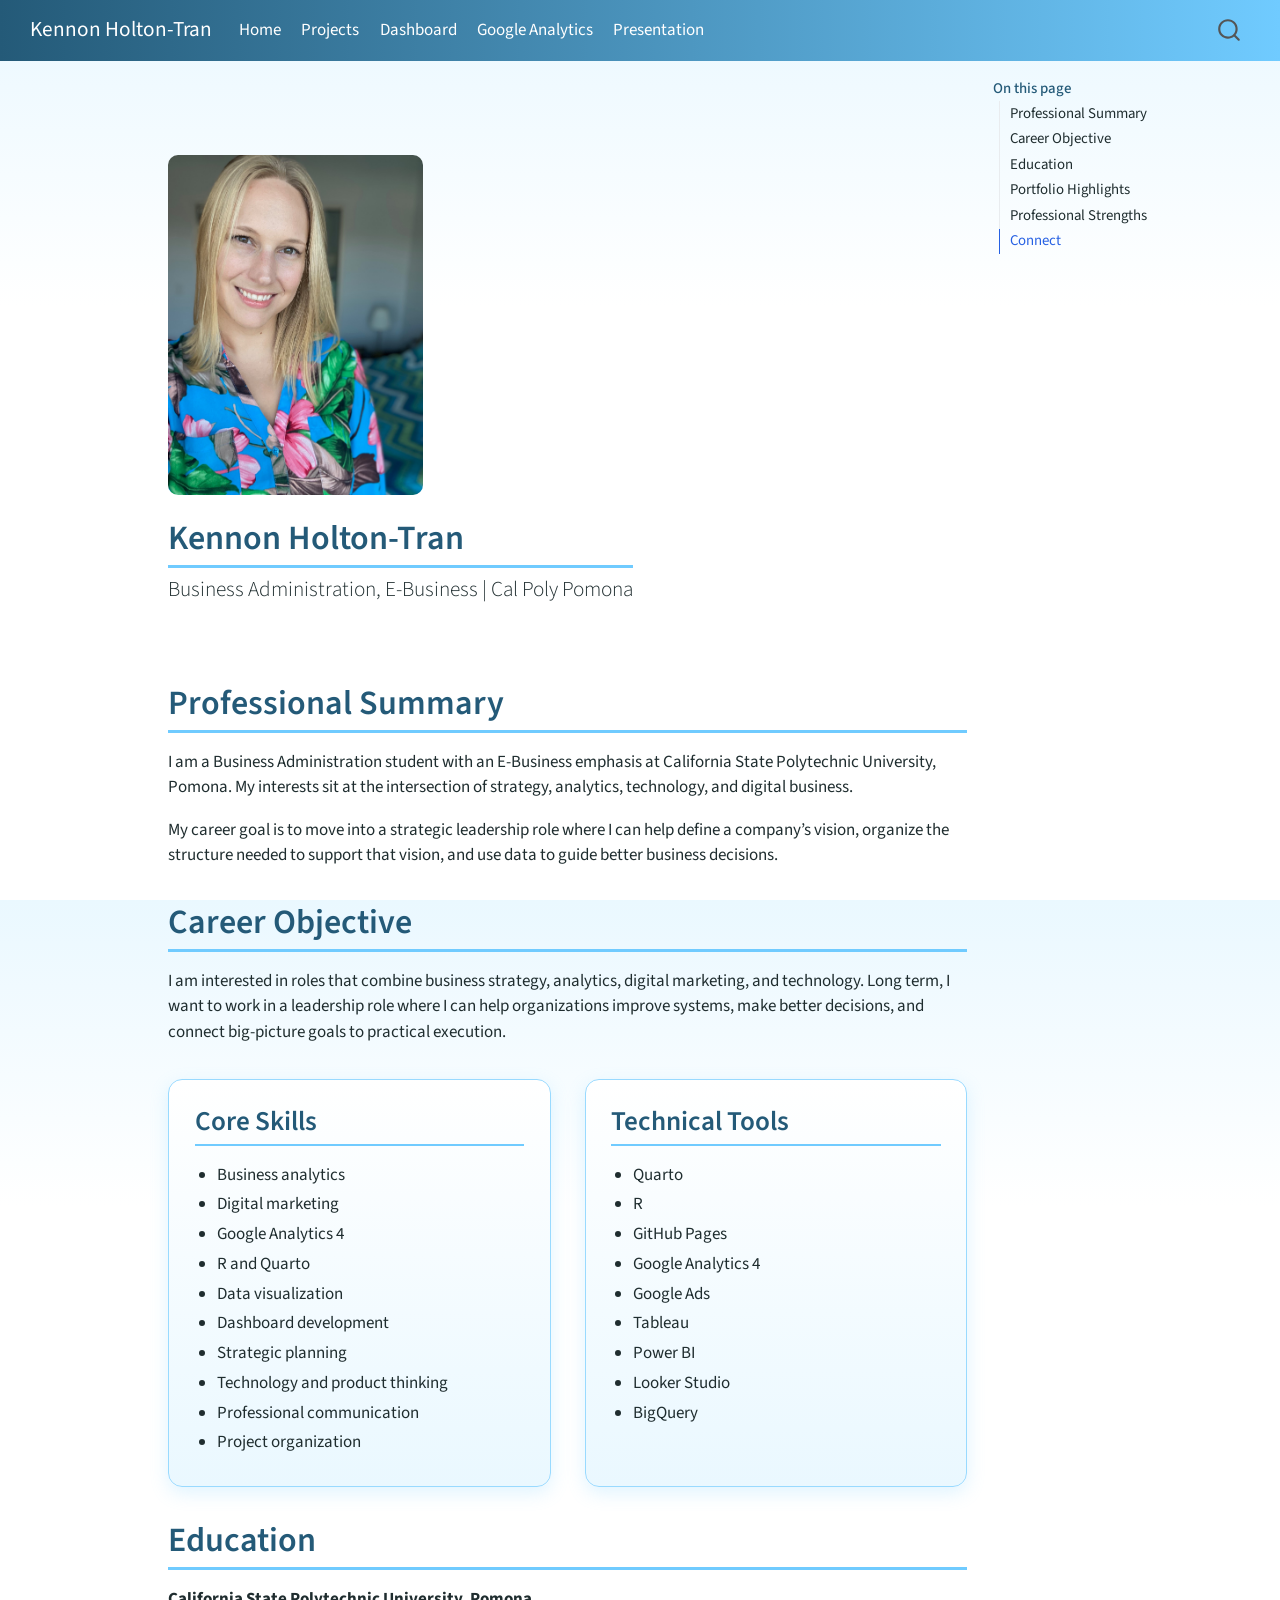
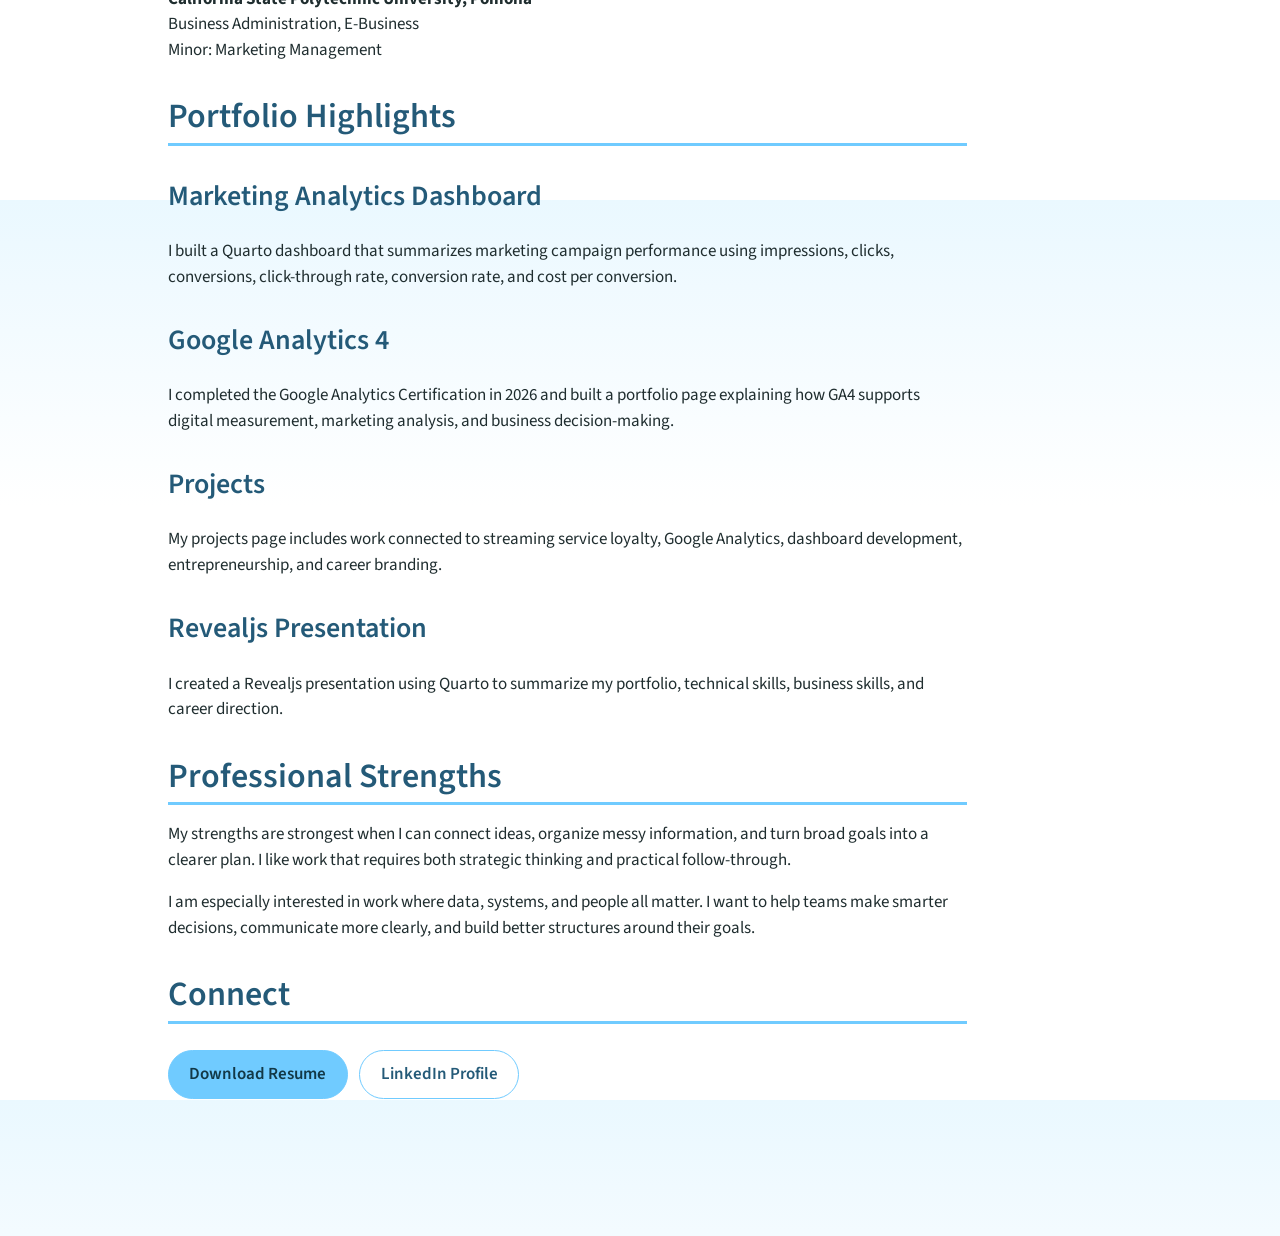
<file: docs/index.html>
<!DOCTYPE html>
<html xmlns="http://www.w3.org/1999/xhtml" lang="en" xml:lang="en"><head>

<meta charset="utf-8">
<meta name="generator" content="quarto-1.9.37">

<meta name="viewport" content="width=device-width, initial-scale=1.0, user-scalable=yes">


<title>Kennon Holton-Tran</title>
<style>
/* Default styles provided by pandoc.
** See https://pandoc.org/MANUAL.html#variables-for-html for config info.
*/
code{white-space: pre-wrap;}
span.smallcaps{font-variant: small-caps;}
div.columns{display: flex; gap: min(4vw, 1.5em);}
div.column{flex: auto; overflow-x: auto;}
div.hanging-indent{margin-left: 1.5em; text-indent: -1.5em;}
ul.task-list{list-style: none;}
ul.task-list li input[type="checkbox"] {
  width: 0.8em;
  margin: 0 0.8em 0.2em -1em; /* quarto-specific, see https://github.com/quarto-dev/quarto-cli/issues/4556 */ 
  vertical-align: middle;
}
</style>


<script src="site_libs/quarto-nav/quarto-nav.js"></script>
<script src="site_libs/quarto-nav/headroom.min.js"></script>
<script src="site_libs/clipboard/clipboard.min.js"></script>
<script src="site_libs/quarto-search/autocomplete.umd.js"></script>
<script src="site_libs/quarto-search/fuse.min.js"></script>
<script src="site_libs/quarto-search/quarto-search.js"></script>
<meta name="quarto:offset" content="./">
<script src="site_libs/quarto-html/quarto.js" type="module"></script>
<script src="site_libs/quarto-html/tabsets/tabsets.js" type="module"></script>
<script src="site_libs/quarto-html/popper.min.js"></script>
<script src="site_libs/quarto-html/tippy.umd.min.js"></script>
<link href="site_libs/quarto-html/tippy.css" rel="stylesheet">
<link href="site_libs/quarto-html/quarto-syntax-highlighting-7f8f88aac4f3542376d5c11b86a4c14d.css" rel="stylesheet" id="quarto-text-highlighting-styles">
<script src="site_libs/bootstrap/bootstrap.min.js"></script>
<link href="site_libs/bootstrap/bootstrap-icons.css" rel="stylesheet">
<link href="site_libs/bootstrap/bootstrap-a0f9fd0d421825b736dc1bbcbcba2219.min.css" rel="stylesheet" append-hash="true" id="quarto-bootstrap" data-mode="light">
<script id="quarto-search-options" type="application/json">{
  "location": "navbar",
  "copy-button": false,
  "collapse-after": 3,
  "panel-placement": "end",
  "type": "overlay",
  "limit": 50,
  "keyboard-shortcut": [
    "f",
    "/",
    "s"
  ],
  "show-item-context": false,
  "language": {
    "search-no-results-text": "No results",
    "search-matching-documents-text": "matching documents",
    "search-copy-link-title": "Copy link to search",
    "search-hide-matches-text": "Hide additional matches",
    "search-more-match-text": "more match in this document",
    "search-more-matches-text": "more matches in this document",
    "search-clear-button-title": "Clear",
    "search-text-placeholder": "",
    "search-detached-cancel-button-title": "Cancel",
    "search-submit-button-title": "Submit",
    "search-label": "Search"
  }
}</script>


<link rel="stylesheet" href="styles.css">
</head>

<body class="nav-fixed quarto-light">

<div id="quarto-search-results"></div>
  <header id="quarto-header" class="headroom fixed-top">
    <nav class="navbar navbar-expand-lg " data-bs-theme="dark">
      <div class="navbar-container container-fluid">
      <div class="navbar-brand-container mx-auto">
    <a class="navbar-brand" href="./index.html">
    <span class="navbar-title">Kennon Holton-Tran</span>
    </a>
  </div>
            <div id="quarto-search" class="" title="Search"></div>
          <button class="navbar-toggler" type="button" data-bs-toggle="collapse" data-bs-target="#navbarCollapse" aria-controls="navbarCollapse" role="menu" aria-expanded="false" aria-label="Toggle navigation" onclick="if (window.quartoToggleHeadroom) { window.quartoToggleHeadroom(); }">
  <span class="navbar-toggler-icon"></span>
</button>
          <div class="collapse navbar-collapse" id="navbarCollapse">
            <ul class="navbar-nav navbar-nav-scroll me-auto">
  <li class="nav-item">
    <a class="nav-link active" href="./index.html" aria-current="page"> 
<span class="menu-text">Home</span></a>
  </li>  
  <li class="nav-item">
    <a class="nav-link" href="./projects.html"> 
<span class="menu-text">Projects</span></a>
  </li>  
  <li class="nav-item">
    <a class="nav-link" href="./dashboard.html"> 
<span class="menu-text">Dashboard</span></a>
  </li>  
  <li class="nav-item">
    <a class="nav-link" href="./google-analytics.html"> 
<span class="menu-text">Google Analytics</span></a>
  </li>  
  <li class="nav-item">
    <a class="nav-link" href="./presentation.html"> 
<span class="menu-text">Presentation</span></a>
  </li>  
</ul>
          </div> <!-- /navcollapse -->
            <div class="quarto-navbar-tools">
</div>
      </div> <!-- /container-fluid -->
    </nav>
</header>
<!-- content -->
<div id="quarto-content" class="quarto-container page-columns page-rows-contents page-layout-article page-navbar">
<!-- sidebar -->
<!-- margin-sidebar -->
    <div id="quarto-margin-sidebar" class="sidebar margin-sidebar">
        <nav id="TOC" role="doc-toc" class="toc-active">
    <h2 id="toc-title">On this page</h2>
  <ul>
  <li><a href="#professional-summary" id="toc-professional-summary" class="nav-link active" data-scroll-target="#professional-summary">Professional Summary</a></li>
  <li><a href="#career-objective" id="toc-career-objective" class="nav-link" data-scroll-target="#career-objective">Career Objective</a></li>
  <li><a href="#education" id="toc-education" class="nav-link" data-scroll-target="#education">Education</a></li>
  <li><a href="#portfolio-highlights" id="toc-portfolio-highlights" class="nav-link" data-scroll-target="#portfolio-highlights">Portfolio Highlights</a>
  <ul class="collapse">
  <li><a href="#marketing-analytics-dashboard" id="toc-marketing-analytics-dashboard" class="nav-link" data-scroll-target="#marketing-analytics-dashboard">Marketing Analytics Dashboard</a></li>
  <li><a href="#google-analytics-4" id="toc-google-analytics-4" class="nav-link" data-scroll-target="#google-analytics-4">Google Analytics 4</a></li>
  <li><a href="#projects" id="toc-projects" class="nav-link" data-scroll-target="#projects">Projects</a></li>
  <li><a href="#revealjs-presentation" id="toc-revealjs-presentation" class="nav-link" data-scroll-target="#revealjs-presentation">Revealjs Presentation</a></li>
  </ul></li>
  <li><a href="#professional-strengths" id="toc-professional-strengths" class="nav-link" data-scroll-target="#professional-strengths">Professional Strengths</a></li>
  <li><a href="#connect" id="toc-connect" class="nav-link" data-scroll-target="#connect">Connect</a></li>
  </ul>
</nav>
    </div>
<!-- main -->
<div class="quarto-about-jolla">
  <img src="images/profile.jpg" class="about-image
  rectangle " style="width: 15em;">
 <header id="title-block-header" class="quarto-title-block default">
<div class="quarto-title">
<h1 class="title">Kennon Holton-Tran</h1>
<p class="subtitle lead">Business Administration, E-Business | Cal Poly Pomona</p>
</div>
<div class="quarto-title-meta">
  </div>
</header><main class="content" id="quarto-document-content">

<section id="professional-summary" class="level1">
<h1>Professional Summary</h1>
<p>I am a Business Administration student with an E-Business emphasis at California State Polytechnic University, Pomona. My interests sit at the intersection of strategy, analytics, technology, and digital business.</p>
<p>My career goal is to move into a strategic leadership role where I can help define a company’s vision, organize the structure needed to support that vision, and use data to guide better business decisions.</p>
</section>
<section id="career-objective" class="level1">
<h1>Career Objective</h1>
<p>I am interested in roles that combine business strategy, analytics, digital marketing, and technology. Long term, I want to work in a leadership role where I can help organizations improve systems, make better decisions, and connect big-picture goals to practical execution.</p>
</section>
<div class="skills-grid">
<section id="core-skills" class="level1 skill-card">
<h1>Core Skills</h1>
<ul>
<li>Business analytics</li>
<li>Digital marketing</li>
<li>Google Analytics 4</li>
<li>R and Quarto</li>
<li>Data visualization</li>
<li>Dashboard development</li>
<li>Strategic planning</li>
<li>Technology and product thinking</li>
<li>Professional communication</li>
<li>Project organization</li>
</ul>
</section>
<section id="technical-tools" class="level1 skill-card">
<h1>Technical Tools</h1>
<ul>
<li>Quarto</li>
<li>R</li>
<li>GitHub Pages</li>
<li>Google Analytics 4</li>
<li>Google Ads</li>
<li>Tableau</li>
<li>Power BI</li>
<li>Looker Studio</li>
<li>BigQuery</li>
</ul>
</section>
</div>
<section id="education" class="level1">
<h1>Education</h1>
<p><strong>California State Polytechnic University, Pomona</strong><br>
Business Administration, E-Business<br>
Minor: Marketing Management</p>
</section>
<section id="portfolio-highlights" class="level1">
<h1>Portfolio Highlights</h1>
<section id="marketing-analytics-dashboard" class="level2">
<h2 data-anchor-id="marketing-analytics-dashboard">Marketing Analytics Dashboard</h2>
<p>I built a Quarto dashboard that summarizes marketing campaign performance using impressions, clicks, conversions, click-through rate, conversion rate, and cost per conversion.</p>
</section>
<section id="google-analytics-4" class="level2">
<h2 data-anchor-id="google-analytics-4">Google Analytics 4</h2>
<p>I completed the Google Analytics Certification in 2026 and built a portfolio page explaining how GA4 supports digital measurement, marketing analysis, and business decision-making.</p>
</section>
<section id="projects" class="level2">
<h2 data-anchor-id="projects">Projects</h2>
<p>My projects page includes work connected to streaming service loyalty, Google Analytics, dashboard development, entrepreneurship, and career branding.</p>
</section>
<section id="revealjs-presentation" class="level2">
<h2 data-anchor-id="revealjs-presentation">Revealjs Presentation</h2>
<p>I created a Revealjs presentation using Quarto to summarize my portfolio, technical skills, business skills, and career direction.</p>
</section>
</section>
<section id="professional-strengths" class="level1">
<h1>Professional Strengths</h1>
<p>My strengths are strongest when I can connect ideas, organize messy information, and turn broad goals into a clearer plan. I like work that requires both strategic thinking and practical follow-through.</p>
<p>I am especially interested in work where data, systems, and people all matter. I want to help teams make smarter decisions, communicate more clearly, and build better structures around their goals.</p>
</section>
<section id="connect" class="level1">
<h1>Connect</h1>
<p><a href="files/Kennon-Holton-Tran-Resume.pdf" class="btn btn-primary resume-button">Download Resume</a> <a href="https://www.linkedin.com/in/kennonholton/" class="btn btn-outline-primary linkedin-button">LinkedIn Profile</a></p>


</section>
</main>  
</div>
 <!-- /main -->
<script id="quarto-html-after-body" type="application/javascript">
  window.document.addEventListener("DOMContentLoaded", function (event) {
    const isCodeAnnotation = (el) => {
      for (const clz of el.classList) {
        if (clz.startsWith('code-annotation-')) {                     
          return true;
        }
      }
      return false;
    }
    const onCopySuccess = function(e) {
      // button target
      const button = e.trigger;
      // don't keep focus
      button.blur();
      // flash "checked"
      button.classList.add('code-copy-button-checked');
      var currentTitle = button.getAttribute("title");
      button.setAttribute("title", "Copied!");
      let tooltip;
      if (window.bootstrap) {
        button.setAttribute("data-bs-toggle", "tooltip");
        button.setAttribute("data-bs-placement", "left");
        button.setAttribute("data-bs-title", "Copied!");
        tooltip = new bootstrap.Tooltip(button, 
          { trigger: "manual", 
            customClass: "code-copy-button-tooltip",
            offset: [0, -8]});
        tooltip.show();    
      }
      setTimeout(function() {
        if (tooltip) {
          tooltip.hide();
          button.removeAttribute("data-bs-title");
          button.removeAttribute("data-bs-toggle");
          button.removeAttribute("data-bs-placement");
        }
        button.setAttribute("title", currentTitle);
        button.classList.remove('code-copy-button-checked');
      }, 1000);
      // clear code selection
      e.clearSelection();
    }
    const getTextToCopy = function(trigger) {
      const outerScaffold = trigger.parentElement.cloneNode(true);
      const codeEl = outerScaffold.querySelector('code');
      for (const childEl of codeEl.children) {
        if (isCodeAnnotation(childEl)) {
          childEl.remove();
        }
      }
      return codeEl.innerText;
    }
    const clipboard = new window.ClipboardJS('.code-copy-button:not([data-in-quarto-modal])', {
      text: getTextToCopy
    });
    clipboard.on('success', onCopySuccess);
    if (window.document.getElementById('quarto-embedded-source-code-modal')) {
      const clipboardModal = new window.ClipboardJS('.code-copy-button[data-in-quarto-modal]', {
        text: getTextToCopy,
        container: window.document.getElementById('quarto-embedded-source-code-modal')
      });
      clipboardModal.on('success', onCopySuccess);
    }
      var localhostRegex = new RegExp(/^(?:http|https):\/\/localhost\:?[0-9]*\//);
      var mailtoRegex = new RegExp(/^mailto:/);
        var filterRegex = new RegExp('/' + window.location.host + '/');
      var isInternal = (href) => {
          return filterRegex.test(href) || localhostRegex.test(href) || mailtoRegex.test(href);
      }
      // Inspect non-navigation links and adorn them if external
     var links = window.document.querySelectorAll('a[href]:not(.nav-link):not(.navbar-brand):not(.toc-action):not(.sidebar-link):not(.sidebar-item-toggle):not(.pagination-link):not(.no-external):not([aria-hidden]):not(.dropdown-item):not(.quarto-navigation-tool):not(.about-link)');
      for (var i=0; i<links.length; i++) {
        const link = links[i];
        if (!isInternal(link.href)) {
          // undo the damage that might have been done by quarto-nav.js in the case of
          // links that we want to consider external
          if (link.dataset.originalHref !== undefined) {
            link.href = link.dataset.originalHref;
          }
        }
      }
    function tippyHover(el, contentFn, onTriggerFn, onUntriggerFn) {
      const config = {
        allowHTML: true,
        maxWidth: 500,
        delay: 100,
        arrow: false,
        appendTo: function(el) {
            return el.parentElement;
        },
        interactive: true,
        interactiveBorder: 10,
        theme: 'quarto',
        placement: 'bottom-start',
      };
      if (contentFn) {
        config.content = contentFn;
      }
      if (onTriggerFn) {
        config.onTrigger = onTriggerFn;
      }
      if (onUntriggerFn) {
        config.onUntrigger = onUntriggerFn;
      }
      window.tippy(el, config); 
    }
    const noterefs = window.document.querySelectorAll('a[role="doc-noteref"]');
    for (var i=0; i<noterefs.length; i++) {
      const ref = noterefs[i];
      tippyHover(ref, function() {
        // use id or data attribute instead here
        let href = ref.getAttribute('data-footnote-href') || ref.getAttribute('href');
        try { href = new URL(href).hash; } catch {}
        const id = href.replace(/^#\/?/, "");
        const note = window.document.getElementById(id);
        if (note) {
          return note.innerHTML;
        } else {
          return "";
        }
      });
    }
    const xrefs = window.document.querySelectorAll('a.quarto-xref');
    const processXRef = (id, note) => {
      // Strip column container classes
      const stripColumnClz = (el) => {
        el.classList.remove("page-full", "page-columns");
        if (el.children) {
          for (const child of el.children) {
            stripColumnClz(child);
          }
        }
      }
      stripColumnClz(note)
      if (id === null || id.startsWith('sec-')) {
        // Special case sections, only their first couple elements
        const container = document.createElement("div");
        if (note.children && note.children.length > 2) {
          container.appendChild(note.children[0].cloneNode(true));
          for (let i = 1; i < note.children.length; i++) {
            const child = note.children[i];
            if (child.tagName === "P" && child.innerText === "") {
              continue;
            } else {
              container.appendChild(child.cloneNode(true));
              break;
            }
          }
          if (window.Quarto?.typesetMath) {
            window.Quarto.typesetMath(container);
          }
          return container.innerHTML
        } else {
          if (window.Quarto?.typesetMath) {
            window.Quarto.typesetMath(note);
          }
          return note.innerHTML;
        }
      } else {
        // Remove any anchor links if they are present
        const anchorLink = note.querySelector('a.anchorjs-link');
        if (anchorLink) {
          anchorLink.remove();
        }
        if (window.Quarto?.typesetMath) {
          window.Quarto.typesetMath(note);
        }
        if (note.classList.contains("callout")) {
          return note.outerHTML;
        } else {
          return note.innerHTML;
        }
      }
    }
    for (var i=0; i<xrefs.length; i++) {
      const xref = xrefs[i];
      tippyHover(xref, undefined, function(instance) {
        instance.disable();
        let url = xref.getAttribute('href');
        let hash = undefined; 
        if (url.startsWith('#')) {
          hash = url;
        } else {
          try { hash = new URL(url).hash; } catch {}
        }
        if (hash) {
          const id = hash.replace(/^#\/?/, "");
          const note = window.document.getElementById(id);
          if (note !== null) {
            try {
              const html = processXRef(id, note.cloneNode(true));
              instance.setContent(html);
            } finally {
              instance.enable();
              instance.show();
            }
          } else {
            // See if we can fetch this
            fetch(url.split('#')[0])
            .then(res => res.text())
            .then(html => {
              const parser = new DOMParser();
              const htmlDoc = parser.parseFromString(html, "text/html");
              const note = htmlDoc.getElementById(id);
              if (note !== null) {
                const html = processXRef(id, note);
                instance.setContent(html);
              } 
            }).finally(() => {
              instance.enable();
              instance.show();
            });
          }
        } else {
          // See if we can fetch a full url (with no hash to target)
          // This is a special case and we should probably do some content thinning / targeting
          fetch(url)
          .then(res => res.text())
          .then(html => {
            const parser = new DOMParser();
            const htmlDoc = parser.parseFromString(html, "text/html");
            const note = htmlDoc.querySelector('main.content');
            if (note !== null) {
              // This should only happen for chapter cross references
              // (since there is no id in the URL)
              // remove the first header
              if (note.children.length > 0 && note.children[0].tagName === "HEADER") {
                note.children[0].remove();
              }
              const html = processXRef(null, note);
              instance.setContent(html);
            } 
          }).finally(() => {
            instance.enable();
            instance.show();
          });
        }
      }, function(instance) {
      });
    }
        let selectedAnnoteEl;
        const selectorForAnnotation = ( cell, annotation) => {
          let cellAttr = 'data-code-cell="' + cell + '"';
          let lineAttr = 'data-code-annotation="' +  annotation + '"';
          const selector = 'span[' + cellAttr + '][' + lineAttr + ']';
          return selector;
        }
        const selectCodeLines = (annoteEl) => {
          const doc = window.document;
          const targetCell = annoteEl.getAttribute("data-target-cell");
          const targetAnnotation = annoteEl.getAttribute("data-target-annotation");
          const annoteSpan = window.document.querySelector(selectorForAnnotation(targetCell, targetAnnotation));
          const lines = annoteSpan.getAttribute("data-code-lines").split(",");
          const lineIds = lines.map((line) => {
            return targetCell + "-" + line;
          })
          let top = null;
          let height = null;
          let parent = null;
          if (lineIds.length > 0) {
              //compute the position of the single el (top and bottom and make a div)
              const el = window.document.getElementById(lineIds[0]);
              top = el.offsetTop;
              height = el.offsetHeight;
              parent = el.parentElement.parentElement;
            if (lineIds.length > 1) {
              const lastEl = window.document.getElementById(lineIds[lineIds.length - 1]);
              const bottom = lastEl.offsetTop + lastEl.offsetHeight;
              height = bottom - top;
            }
            if (top !== null && height !== null && parent !== null) {
              // cook up a div (if necessary) and position it 
              let div = window.document.getElementById("code-annotation-line-highlight");
              if (div === null) {
                div = window.document.createElement("div");
                div.setAttribute("id", "code-annotation-line-highlight");
                div.style.position = 'absolute';
                parent.appendChild(div);
              }
              div.style.top = top - 2 + "px";
              div.style.height = height + 4 + "px";
              div.style.left = 0;
              let gutterDiv = window.document.getElementById("code-annotation-line-highlight-gutter");
              if (gutterDiv === null) {
                gutterDiv = window.document.createElement("div");
                gutterDiv.setAttribute("id", "code-annotation-line-highlight-gutter");
                gutterDiv.style.position = 'absolute';
                const codeCell = window.document.getElementById(targetCell);
                const gutter = codeCell.querySelector('.code-annotation-gutter');
                gutter.appendChild(gutterDiv);
              }
              gutterDiv.style.top = top - 2 + "px";
              gutterDiv.style.height = height + 4 + "px";
            }
            selectedAnnoteEl = annoteEl;
          }
        };
        const unselectCodeLines = () => {
          const elementsIds = ["code-annotation-line-highlight", "code-annotation-line-highlight-gutter"];
          elementsIds.forEach((elId) => {
            const div = window.document.getElementById(elId);
            if (div) {
              div.remove();
            }
          });
          selectedAnnoteEl = undefined;
        };
          // Handle positioning of the toggle
      window.addEventListener(
        "resize",
        throttle(() => {
          elRect = undefined;
          if (selectedAnnoteEl) {
            selectCodeLines(selectedAnnoteEl);
          }
        }, 10)
      );
      function throttle(fn, ms) {
      let throttle = false;
      let timer;
        return (...args) => {
          if(!throttle) { // first call gets through
              fn.apply(this, args);
              throttle = true;
          } else { // all the others get throttled
              if(timer) clearTimeout(timer); // cancel #2
              timer = setTimeout(() => {
                fn.apply(this, args);
                timer = throttle = false;
              }, ms);
          }
        };
      }
        // Attach click handler to the DT
        const annoteDls = window.document.querySelectorAll('dt[data-target-cell]');
        for (const annoteDlNode of annoteDls) {
          annoteDlNode.addEventListener('click', (event) => {
            const clickedEl = event.target;
            if (clickedEl !== selectedAnnoteEl) {
              unselectCodeLines();
              const activeEl = window.document.querySelector('dt[data-target-cell].code-annotation-active');
              if (activeEl) {
                activeEl.classList.remove('code-annotation-active');
              }
              selectCodeLines(clickedEl);
              clickedEl.classList.add('code-annotation-active');
            } else {
              // Unselect the line
              unselectCodeLines();
              clickedEl.classList.remove('code-annotation-active');
            }
          });
        }
    const findCites = (el) => {
      const parentEl = el.parentElement;
      if (parentEl) {
        const cites = parentEl.dataset.cites;
        if (cites) {
          return {
            el,
            cites: cites.split(' ')
          };
        } else {
          return findCites(el.parentElement)
        }
      } else {
        return undefined;
      }
    };
    var bibliorefs = window.document.querySelectorAll('a[role="doc-biblioref"]');
    for (var i=0; i<bibliorefs.length; i++) {
      const ref = bibliorefs[i];
      const citeInfo = findCites(ref);
      if (citeInfo) {
        tippyHover(citeInfo.el, function() {
          var popup = window.document.createElement('div');
          citeInfo.cites.forEach(function(cite) {
            var citeDiv = window.document.createElement('div');
            citeDiv.classList.add('hanging-indent');
            citeDiv.classList.add('csl-entry');
            var biblioDiv = window.document.getElementById('ref-' + cite);
            if (biblioDiv) {
              citeDiv.innerHTML = biblioDiv.innerHTML;
            }
            popup.appendChild(citeDiv);
          });
          return popup.innerHTML;
        });
      }
    }
  });
  </script>
</div> <!-- /content -->




</body></html>
</file>
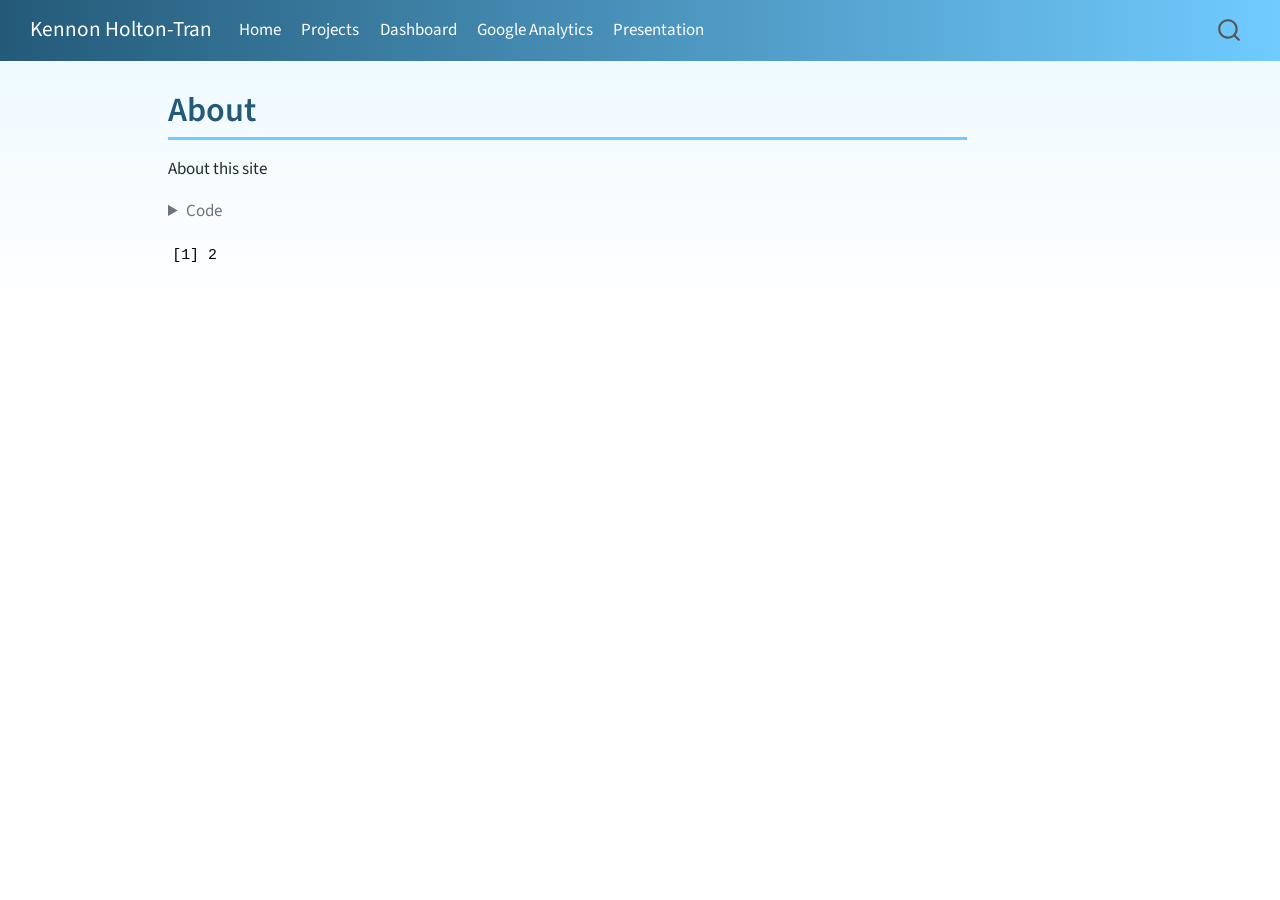
<file: docs/about.html>
<!DOCTYPE html>
<html xmlns="http://www.w3.org/1999/xhtml" lang="en" xml:lang="en"><head>

<meta charset="utf-8">
<meta name="generator" content="quarto-1.9.37">

<meta name="viewport" content="width=device-width, initial-scale=1.0, user-scalable=yes">


<title>About – Kennon Holton-Tran</title>
<style>
/* Default styles provided by pandoc.
** See https://pandoc.org/MANUAL.html#variables-for-html for config info.
*/
code{white-space: pre-wrap;}
span.smallcaps{font-variant: small-caps;}
div.columns{display: flex; gap: min(4vw, 1.5em);}
div.column{flex: auto; overflow-x: auto;}
div.hanging-indent{margin-left: 1.5em; text-indent: -1.5em;}
ul.task-list{list-style: none;}
ul.task-list li input[type="checkbox"] {
  width: 0.8em;
  margin: 0 0.8em 0.2em -1em; /* quarto-specific, see https://github.com/quarto-dev/quarto-cli/issues/4556 */ 
  vertical-align: middle;
}
/* CSS for syntax highlighting */
html { -webkit-text-size-adjust: 100%; }
pre > code.sourceCode { white-space: pre; position: relative; }
pre > code.sourceCode > span { display: inline-block; line-height: 1.25; }
pre > code.sourceCode > span:empty { height: 1.2em; }
.sourceCode { overflow: visible; }
code.sourceCode > span { color: inherit; text-decoration: inherit; }
div.sourceCode { margin: 1em 0; }
pre.sourceCode { margin: 0; }
@media screen {
div.sourceCode { overflow: auto; }
}
@media print {
pre > code.sourceCode { white-space: pre-wrap; }
pre > code.sourceCode > span { text-indent: -5em; padding-left: 5em; }
}
pre.numberSource code
  { counter-reset: source-line 0; }
pre.numberSource code > span
  { position: relative; left: -4em; counter-increment: source-line; }
pre.numberSource code > span > a:first-child::before
  { content: counter(source-line);
    position: relative; left: -1em; text-align: right; vertical-align: baseline;
    border: none; display: inline-block;
    -webkit-touch-callout: none; -webkit-user-select: none;
    -khtml-user-select: none; -moz-user-select: none;
    -ms-user-select: none; user-select: none;
    padding: 0 4px; width: 4em;
  }
pre.numberSource { margin-left: 3em;  padding-left: 4px; }
div.sourceCode
  {   }
@media screen {
pre > code.sourceCode > span > a:first-child::before { text-decoration: underline; }
}
</style>


<script src="site_libs/quarto-nav/quarto-nav.js"></script>
<script src="site_libs/quarto-nav/headroom.min.js"></script>
<script src="site_libs/clipboard/clipboard.min.js"></script>
<script src="site_libs/quarto-search/autocomplete.umd.js"></script>
<script src="site_libs/quarto-search/fuse.min.js"></script>
<script src="site_libs/quarto-search/quarto-search.js"></script>
<meta name="quarto:offset" content="./">
<script src="site_libs/quarto-html/quarto.js" type="module"></script>
<script src="site_libs/quarto-html/tabsets/tabsets.js" type="module"></script>
<script src="site_libs/quarto-html/popper.min.js"></script>
<script src="site_libs/quarto-html/tippy.umd.min.js"></script>
<script src="site_libs/quarto-html/anchor.min.js"></script>
<link href="site_libs/quarto-html/tippy.css" rel="stylesheet">
<link href="site_libs/quarto-html/quarto-syntax-highlighting-7f8f88aac4f3542376d5c11b86a4c14d.css" rel="stylesheet" id="quarto-text-highlighting-styles">
<script src="site_libs/bootstrap/bootstrap.min.js"></script>
<link href="site_libs/bootstrap/bootstrap-icons.css" rel="stylesheet">
<link href="site_libs/bootstrap/bootstrap-a0f9fd0d421825b736dc1bbcbcba2219.min.css" rel="stylesheet" append-hash="true" id="quarto-bootstrap" data-mode="light">
<script id="quarto-search-options" type="application/json">{
  "location": "navbar",
  "copy-button": false,
  "collapse-after": 3,
  "panel-placement": "end",
  "type": "overlay",
  "limit": 50,
  "keyboard-shortcut": [
    "f",
    "/",
    "s"
  ],
  "show-item-context": false,
  "language": {
    "search-no-results-text": "No results",
    "search-matching-documents-text": "matching documents",
    "search-copy-link-title": "Copy link to search",
    "search-hide-matches-text": "Hide additional matches",
    "search-more-match-text": "more match in this document",
    "search-more-matches-text": "more matches in this document",
    "search-clear-button-title": "Clear",
    "search-text-placeholder": "",
    "search-detached-cancel-button-title": "Cancel",
    "search-submit-button-title": "Submit",
    "search-label": "Search"
  }
}</script>


<link rel="stylesheet" href="styles.css">
</head>

<body class="nav-fixed quarto-light">

<div id="quarto-search-results"></div>
  <header id="quarto-header" class="headroom fixed-top">
    <nav class="navbar navbar-expand-lg " data-bs-theme="dark">
      <div class="navbar-container container-fluid">
      <div class="navbar-brand-container mx-auto">
    <a class="navbar-brand" href="./index.html">
    <span class="navbar-title">Kennon Holton-Tran</span>
    </a>
  </div>
            <div id="quarto-search" class="" title="Search"></div>
          <button class="navbar-toggler" type="button" data-bs-toggle="collapse" data-bs-target="#navbarCollapse" aria-controls="navbarCollapse" role="menu" aria-expanded="false" aria-label="Toggle navigation" onclick="if (window.quartoToggleHeadroom) { window.quartoToggleHeadroom(); }">
  <span class="navbar-toggler-icon"></span>
</button>
          <div class="collapse navbar-collapse" id="navbarCollapse">
            <ul class="navbar-nav navbar-nav-scroll me-auto">
  <li class="nav-item">
    <a class="nav-link" href="./index.html"> 
<span class="menu-text">Home</span></a>
  </li>  
  <li class="nav-item">
    <a class="nav-link" href="./projects.html"> 
<span class="menu-text">Projects</span></a>
  </li>  
  <li class="nav-item">
    <a class="nav-link" href="./dashboard.html"> 
<span class="menu-text">Dashboard</span></a>
  </li>  
  <li class="nav-item">
    <a class="nav-link" href="./google-analytics.html"> 
<span class="menu-text">Google Analytics</span></a>
  </li>  
  <li class="nav-item">
    <a class="nav-link" href="./presentation.html"> 
<span class="menu-text">Presentation</span></a>
  </li>  
</ul>
          </div> <!-- /navcollapse -->
            <div class="quarto-navbar-tools">
</div>
      </div> <!-- /container-fluid -->
    </nav>
</header>
<!-- content -->
<div id="quarto-content" class="quarto-container page-columns page-rows-contents page-layout-article page-navbar">
<!-- sidebar -->
<!-- margin-sidebar -->
    <div id="quarto-margin-sidebar" class="sidebar margin-sidebar zindex-bottom">
        
    </div>
<!-- main -->
<main class="content" id="quarto-document-content">

<header id="title-block-header" class="quarto-title-block default">
<div class="quarto-title">
<h1 class="title">About</h1>
</div>



<div class="quarto-title-meta">

    
  
    
  </div>
  


</header>


<p>About this site</p>
<div class="cell">
<details class="code-fold">
<summary>Code</summary>
<div class="code-copy-outer-scaffold"><div class="sourceCode cell-code" id="cb1"><pre class="sourceCode r code-with-copy"><code class="sourceCode r"><span id="cb1-1"><a href="#cb1-1" aria-hidden="true" tabindex="-1"></a><span class="dv">1</span> <span class="sc">+</span> <span class="dv">1</span></span></code></pre></div><button title="Copy to Clipboard" class="code-copy-button"><i class="bi"></i></button></div>
</details>
<div class="cell-output cell-output-stdout">
<pre><code>[1] 2</code></pre>
</div>
</div>



</main> <!-- /main -->
<script id="quarto-html-after-body" type="application/javascript">
  window.document.addEventListener("DOMContentLoaded", function (event) {
    const icon = "";
    const anchorJS = new window.AnchorJS();
    anchorJS.options = {
      placement: 'right',
      icon: icon
    };
    anchorJS.add('.anchored');
    const isCodeAnnotation = (el) => {
      for (const clz of el.classList) {
        if (clz.startsWith('code-annotation-')) {                     
          return true;
        }
      }
      return false;
    }
    const onCopySuccess = function(e) {
      // button target
      const button = e.trigger;
      // don't keep focus
      button.blur();
      // flash "checked"
      button.classList.add('code-copy-button-checked');
      var currentTitle = button.getAttribute("title");
      button.setAttribute("title", "Copied!");
      let tooltip;
      if (window.bootstrap) {
        button.setAttribute("data-bs-toggle", "tooltip");
        button.setAttribute("data-bs-placement", "left");
        button.setAttribute("data-bs-title", "Copied!");
        tooltip = new bootstrap.Tooltip(button, 
          { trigger: "manual", 
            customClass: "code-copy-button-tooltip",
            offset: [0, -8]});
        tooltip.show();    
      }
      setTimeout(function() {
        if (tooltip) {
          tooltip.hide();
          button.removeAttribute("data-bs-title");
          button.removeAttribute("data-bs-toggle");
          button.removeAttribute("data-bs-placement");
        }
        button.setAttribute("title", currentTitle);
        button.classList.remove('code-copy-button-checked');
      }, 1000);
      // clear code selection
      e.clearSelection();
    }
    const getTextToCopy = function(trigger) {
      const outerScaffold = trigger.parentElement.cloneNode(true);
      const codeEl = outerScaffold.querySelector('code');
      for (const childEl of codeEl.children) {
        if (isCodeAnnotation(childEl)) {
          childEl.remove();
        }
      }
      return codeEl.innerText;
    }
    const clipboard = new window.ClipboardJS('.code-copy-button:not([data-in-quarto-modal])', {
      text: getTextToCopy
    });
    clipboard.on('success', onCopySuccess);
    if (window.document.getElementById('quarto-embedded-source-code-modal')) {
      const clipboardModal = new window.ClipboardJS('.code-copy-button[data-in-quarto-modal]', {
        text: getTextToCopy,
        container: window.document.getElementById('quarto-embedded-source-code-modal')
      });
      clipboardModal.on('success', onCopySuccess);
    }
      var localhostRegex = new RegExp(/^(?:http|https):\/\/localhost\:?[0-9]*\//);
      var mailtoRegex = new RegExp(/^mailto:/);
        var filterRegex = new RegExp('/' + window.location.host + '/');
      var isInternal = (href) => {
          return filterRegex.test(href) || localhostRegex.test(href) || mailtoRegex.test(href);
      }
      // Inspect non-navigation links and adorn them if external
     var links = window.document.querySelectorAll('a[href]:not(.nav-link):not(.navbar-brand):not(.toc-action):not(.sidebar-link):not(.sidebar-item-toggle):not(.pagination-link):not(.no-external):not([aria-hidden]):not(.dropdown-item):not(.quarto-navigation-tool):not(.about-link)');
      for (var i=0; i<links.length; i++) {
        const link = links[i];
        if (!isInternal(link.href)) {
          // undo the damage that might have been done by quarto-nav.js in the case of
          // links that we want to consider external
          if (link.dataset.originalHref !== undefined) {
            link.href = link.dataset.originalHref;
          }
        }
      }
    function tippyHover(el, contentFn, onTriggerFn, onUntriggerFn) {
      const config = {
        allowHTML: true,
        maxWidth: 500,
        delay: 100,
        arrow: false,
        appendTo: function(el) {
            return el.parentElement;
        },
        interactive: true,
        interactiveBorder: 10,
        theme: 'quarto',
        placement: 'bottom-start',
      };
      if (contentFn) {
        config.content = contentFn;
      }
      if (onTriggerFn) {
        config.onTrigger = onTriggerFn;
      }
      if (onUntriggerFn) {
        config.onUntrigger = onUntriggerFn;
      }
      window.tippy(el, config); 
    }
    const noterefs = window.document.querySelectorAll('a[role="doc-noteref"]');
    for (var i=0; i<noterefs.length; i++) {
      const ref = noterefs[i];
      tippyHover(ref, function() {
        // use id or data attribute instead here
        let href = ref.getAttribute('data-footnote-href') || ref.getAttribute('href');
        try { href = new URL(href).hash; } catch {}
        const id = href.replace(/^#\/?/, "");
        const note = window.document.getElementById(id);
        if (note) {
          return note.innerHTML;
        } else {
          return "";
        }
      });
    }
    const xrefs = window.document.querySelectorAll('a.quarto-xref');
    const processXRef = (id, note) => {
      // Strip column container classes
      const stripColumnClz = (el) => {
        el.classList.remove("page-full", "page-columns");
        if (el.children) {
          for (const child of el.children) {
            stripColumnClz(child);
          }
        }
      }
      stripColumnClz(note)
      if (id === null || id.startsWith('sec-')) {
        // Special case sections, only their first couple elements
        const container = document.createElement("div");
        if (note.children && note.children.length > 2) {
          container.appendChild(note.children[0].cloneNode(true));
          for (let i = 1; i < note.children.length; i++) {
            const child = note.children[i];
            if (child.tagName === "P" && child.innerText === "") {
              continue;
            } else {
              container.appendChild(child.cloneNode(true));
              break;
            }
          }
          if (window.Quarto?.typesetMath) {
            window.Quarto.typesetMath(container);
          }
          return container.innerHTML
        } else {
          if (window.Quarto?.typesetMath) {
            window.Quarto.typesetMath(note);
          }
          return note.innerHTML;
        }
      } else {
        // Remove any anchor links if they are present
        const anchorLink = note.querySelector('a.anchorjs-link');
        if (anchorLink) {
          anchorLink.remove();
        }
        if (window.Quarto?.typesetMath) {
          window.Quarto.typesetMath(note);
        }
        if (note.classList.contains("callout")) {
          return note.outerHTML;
        } else {
          return note.innerHTML;
        }
      }
    }
    for (var i=0; i<xrefs.length; i++) {
      const xref = xrefs[i];
      tippyHover(xref, undefined, function(instance) {
        instance.disable();
        let url = xref.getAttribute('href');
        let hash = undefined; 
        if (url.startsWith('#')) {
          hash = url;
        } else {
          try { hash = new URL(url).hash; } catch {}
        }
        if (hash) {
          const id = hash.replace(/^#\/?/, "");
          const note = window.document.getElementById(id);
          if (note !== null) {
            try {
              const html = processXRef(id, note.cloneNode(true));
              instance.setContent(html);
            } finally {
              instance.enable();
              instance.show();
            }
          } else {
            // See if we can fetch this
            fetch(url.split('#')[0])
            .then(res => res.text())
            .then(html => {
              const parser = new DOMParser();
              const htmlDoc = parser.parseFromString(html, "text/html");
              const note = htmlDoc.getElementById(id);
              if (note !== null) {
                const html = processXRef(id, note);
                instance.setContent(html);
              } 
            }).finally(() => {
              instance.enable();
              instance.show();
            });
          }
        } else {
          // See if we can fetch a full url (with no hash to target)
          // This is a special case and we should probably do some content thinning / targeting
          fetch(url)
          .then(res => res.text())
          .then(html => {
            const parser = new DOMParser();
            const htmlDoc = parser.parseFromString(html, "text/html");
            const note = htmlDoc.querySelector('main.content');
            if (note !== null) {
              // This should only happen for chapter cross references
              // (since there is no id in the URL)
              // remove the first header
              if (note.children.length > 0 && note.children[0].tagName === "HEADER") {
                note.children[0].remove();
              }
              const html = processXRef(null, note);
              instance.setContent(html);
            } 
          }).finally(() => {
            instance.enable();
            instance.show();
          });
        }
      }, function(instance) {
      });
    }
        let selectedAnnoteEl;
        const selectorForAnnotation = ( cell, annotation) => {
          let cellAttr = 'data-code-cell="' + cell + '"';
          let lineAttr = 'data-code-annotation="' +  annotation + '"';
          const selector = 'span[' + cellAttr + '][' + lineAttr + ']';
          return selector;
        }
        const selectCodeLines = (annoteEl) => {
          const doc = window.document;
          const targetCell = annoteEl.getAttribute("data-target-cell");
          const targetAnnotation = annoteEl.getAttribute("data-target-annotation");
          const annoteSpan = window.document.querySelector(selectorForAnnotation(targetCell, targetAnnotation));
          const lines = annoteSpan.getAttribute("data-code-lines").split(",");
          const lineIds = lines.map((line) => {
            return targetCell + "-" + line;
          })
          let top = null;
          let height = null;
          let parent = null;
          if (lineIds.length > 0) {
              //compute the position of the single el (top and bottom and make a div)
              const el = window.document.getElementById(lineIds[0]);
              top = el.offsetTop;
              height = el.offsetHeight;
              parent = el.parentElement.parentElement;
            if (lineIds.length > 1) {
              const lastEl = window.document.getElementById(lineIds[lineIds.length - 1]);
              const bottom = lastEl.offsetTop + lastEl.offsetHeight;
              height = bottom - top;
            }
            if (top !== null && height !== null && parent !== null) {
              // cook up a div (if necessary) and position it 
              let div = window.document.getElementById("code-annotation-line-highlight");
              if (div === null) {
                div = window.document.createElement("div");
                div.setAttribute("id", "code-annotation-line-highlight");
                div.style.position = 'absolute';
                parent.appendChild(div);
              }
              div.style.top = top - 2 + "px";
              div.style.height = height + 4 + "px";
              div.style.left = 0;
              let gutterDiv = window.document.getElementById("code-annotation-line-highlight-gutter");
              if (gutterDiv === null) {
                gutterDiv = window.document.createElement("div");
                gutterDiv.setAttribute("id", "code-annotation-line-highlight-gutter");
                gutterDiv.style.position = 'absolute';
                const codeCell = window.document.getElementById(targetCell);
                const gutter = codeCell.querySelector('.code-annotation-gutter');
                gutter.appendChild(gutterDiv);
              }
              gutterDiv.style.top = top - 2 + "px";
              gutterDiv.style.height = height + 4 + "px";
            }
            selectedAnnoteEl = annoteEl;
          }
        };
        const unselectCodeLines = () => {
          const elementsIds = ["code-annotation-line-highlight", "code-annotation-line-highlight-gutter"];
          elementsIds.forEach((elId) => {
            const div = window.document.getElementById(elId);
            if (div) {
              div.remove();
            }
          });
          selectedAnnoteEl = undefined;
        };
          // Handle positioning of the toggle
      window.addEventListener(
        "resize",
        throttle(() => {
          elRect = undefined;
          if (selectedAnnoteEl) {
            selectCodeLines(selectedAnnoteEl);
          }
        }, 10)
      );
      function throttle(fn, ms) {
      let throttle = false;
      let timer;
        return (...args) => {
          if(!throttle) { // first call gets through
              fn.apply(this, args);
              throttle = true;
          } else { // all the others get throttled
              if(timer) clearTimeout(timer); // cancel #2
              timer = setTimeout(() => {
                fn.apply(this, args);
                timer = throttle = false;
              }, ms);
          }
        };
      }
        // Attach click handler to the DT
        const annoteDls = window.document.querySelectorAll('dt[data-target-cell]');
        for (const annoteDlNode of annoteDls) {
          annoteDlNode.addEventListener('click', (event) => {
            const clickedEl = event.target;
            if (clickedEl !== selectedAnnoteEl) {
              unselectCodeLines();
              const activeEl = window.document.querySelector('dt[data-target-cell].code-annotation-active');
              if (activeEl) {
                activeEl.classList.remove('code-annotation-active');
              }
              selectCodeLines(clickedEl);
              clickedEl.classList.add('code-annotation-active');
            } else {
              // Unselect the line
              unselectCodeLines();
              clickedEl.classList.remove('code-annotation-active');
            }
          });
        }
    const findCites = (el) => {
      const parentEl = el.parentElement;
      if (parentEl) {
        const cites = parentEl.dataset.cites;
        if (cites) {
          return {
            el,
            cites: cites.split(' ')
          };
        } else {
          return findCites(el.parentElement)
        }
      } else {
        return undefined;
      }
    };
    var bibliorefs = window.document.querySelectorAll('a[role="doc-biblioref"]');
    for (var i=0; i<bibliorefs.length; i++) {
      const ref = bibliorefs[i];
      const citeInfo = findCites(ref);
      if (citeInfo) {
        tippyHover(citeInfo.el, function() {
          var popup = window.document.createElement('div');
          citeInfo.cites.forEach(function(cite) {
            var citeDiv = window.document.createElement('div');
            citeDiv.classList.add('hanging-indent');
            citeDiv.classList.add('csl-entry');
            var biblioDiv = window.document.getElementById('ref-' + cite);
            if (biblioDiv) {
              citeDiv.innerHTML = biblioDiv.innerHTML;
            }
            popup.appendChild(citeDiv);
          });
          return popup.innerHTML;
        });
      }
    }
  });
  </script>
</div> <!-- /content -->




</body></html>
</file>
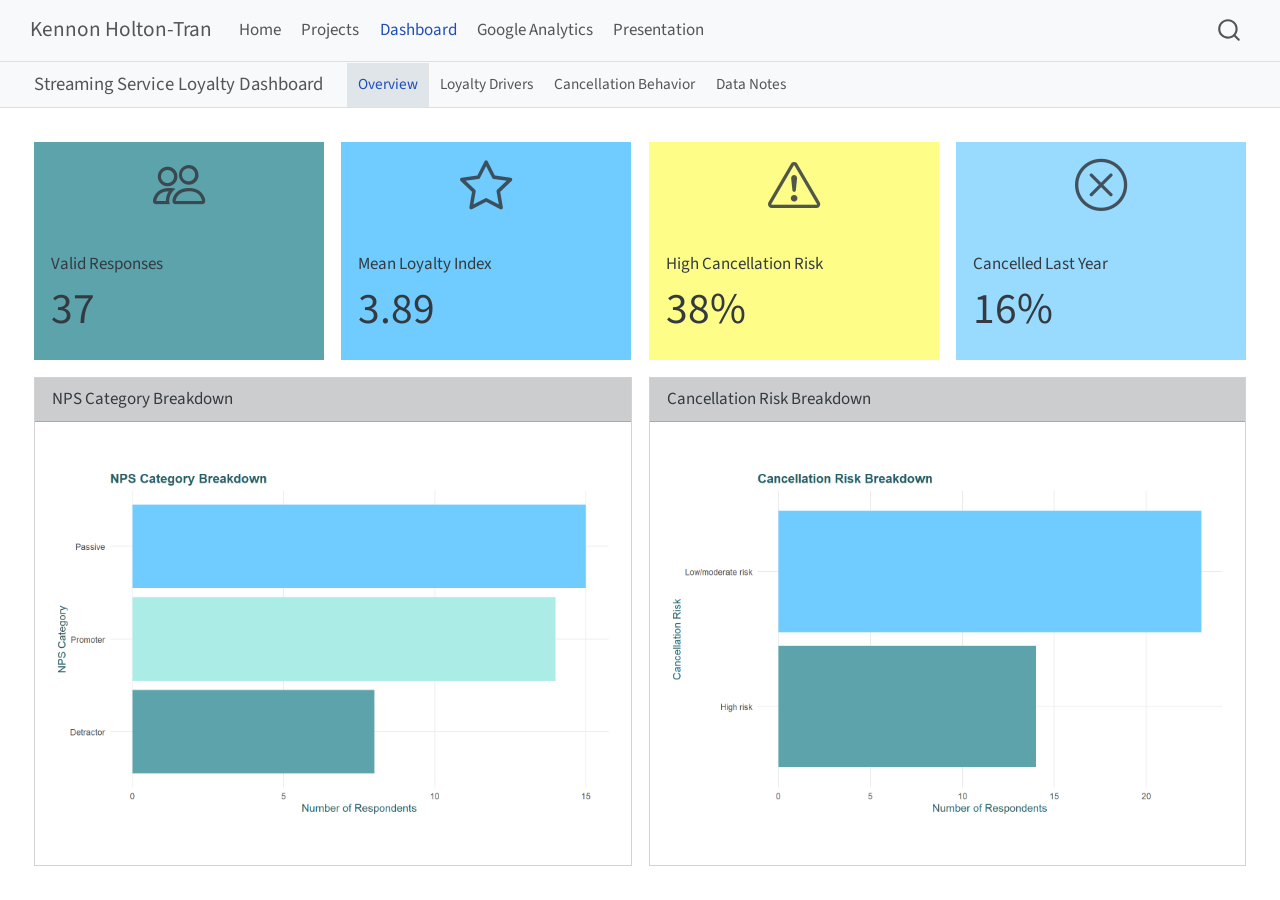
<file: docs/dashboard.html>
<!DOCTYPE html>
<html xmlns="http://www.w3.org/1999/xhtml" lang="en" xml:lang="en"><head>

<meta charset="utf-8">
<meta name="generator" content="quarto-1.9.37">

<meta name="viewport" content="width=device-width, initial-scale=1.0, user-scalable=yes">


<title>Streaming Service Loyalty Dashboard – Kennon Holton-Tran</title>
<style>
/* Default styles provided by pandoc.
** See https://pandoc.org/MANUAL.html#variables-for-html for config info.
*/
code{white-space: pre-wrap;}
span.smallcaps{font-variant: small-caps;}
div.columns{display: flex; gap: min(4vw, 1.5em);}
div.column{flex: auto; overflow-x: auto;}
div.hanging-indent{margin-left: 1.5em; text-indent: -1.5em;}
ul.task-list{list-style: none;}
ul.task-list li input[type="checkbox"] {
  width: 0.8em;
  margin: 0 0.8em 0.2em -1em; /* quarto-specific, see https://github.com/quarto-dev/quarto-cli/issues/4556 */ 
  vertical-align: middle;
}
</style>


<script src="site_libs/quarto-nav/quarto-nav.js"></script>
<script src="site_libs/quarto-nav/headroom.min.js"></script>
<script src="site_libs/clipboard/clipboard.min.js"></script>
<script src="site_libs/quarto-search/autocomplete.umd.js"></script>
<script src="site_libs/quarto-search/fuse.min.js"></script>
<script src="site_libs/quarto-search/quarto-search.js"></script>
<meta name="quarto:offset" content="./">
<script src="site_libs/quarto-html/quarto.js" type="module"></script>
<script src="site_libs/quarto-html/tabsets/tabsets.js" type="module"></script>
<script src="site_libs/quarto-html/popper.min.js"></script>
<script src="site_libs/quarto-html/tippy.umd.min.js"></script>
<script src="site_libs/quarto-html/anchor.min.js"></script>
<link href="site_libs/quarto-html/tippy.css" rel="stylesheet">
<link href="site_libs/quarto-html/quarto-syntax-highlighting-7f8f88aac4f3542376d5c11b86a4c14d.css" rel="stylesheet" class="quarto-color-scheme" id="quarto-text-highlighting-styles">
<link href="site_libs/quarto-html/quarto-syntax-highlighting-dark-d0ae9245876894da5ac7e18953ecc5cc.css" rel="stylesheet" class="quarto-color-scheme quarto-color-alternate" id="quarto-text-highlighting-styles">
<link href="site_libs/quarto-html/quarto-syntax-highlighting-7f8f88aac4f3542376d5c11b86a4c14d.css" rel="stylesheet" class="quarto-color-scheme-extra" id="quarto-text-highlighting-styles">
<script src="site_libs/bootstrap/bootstrap.min.js"></script>
<link href="site_libs/bootstrap/bootstrap-icons.css" rel="stylesheet">
<link href="site_libs/bootstrap/bootstrap-a0f9fd0d421825b736dc1bbcbcba2219.min.css" rel="stylesheet" append-hash="true" class="quarto-color-scheme" id="quarto-bootstrap" data-mode="light">
<link href="site_libs/bootstrap/bootstrap-dark-a0f9fd0d421825b736dc1bbcbcba2219.min.css" rel="stylesheet" append-hash="true" class="quarto-color-scheme quarto-color-alternate" id="quarto-bootstrap" data-mode="light">
<link href="site_libs/bootstrap/bootstrap-a0f9fd0d421825b736dc1bbcbcba2219.min.css" rel="stylesheet" append-hash="true" class="quarto-color-scheme-extra" id="quarto-bootstrap" data-mode="light">
<script src="site_libs/quarto-dashboard/quarto-dashboard.js"></script>
<script src="site_libs/quarto-dashboard/stickythead.js"></script>



<script src="site_libs/quarto-dashboard/web-components.js" type="module"></script>
<script src="site_libs/quarto-dashboard/components.js"></script>

<script id="quarto-search-options" type="application/json">{
  "location": "navbar",
  "copy-button": false,
  "collapse-after": 3,
  "panel-placement": "end",
  "type": "overlay",
  "limit": 50,
  "keyboard-shortcut": [
    "f",
    "/",
    "s"
  ],
  "show-item-context": false,
  "language": {
    "search-no-results-text": "No results",
    "search-matching-documents-text": "matching documents",
    "search-copy-link-title": "Copy link to search",
    "search-hide-matches-text": "Hide additional matches",
    "search-more-match-text": "more match in this document",
    "search-more-matches-text": "more matches in this document",
    "search-clear-button-title": "Clear",
    "search-text-placeholder": "",
    "search-detached-cancel-button-title": "Cancel",
    "search-submit-button-title": "Submit",
    "search-label": "Search"
  }
}</script>


</head>

<body class="quarto-dashboard nav-fixed dashboard-fill fullcontent quarto-light">


<div id="quarto-search-results"></div>
  <header id="quarto-header" class="headroom fixed-top">
    <nav class="navbar navbar-expand-lg " data-bs-theme="dark">
      <div class="navbar-container container-fluid">
      <div class="navbar-brand-container mx-auto">
    <a class="navbar-brand" href="./index.html">
    <span class="navbar-title">Kennon Holton-Tran</span>
    </a>
  </div>
            <div id="quarto-search" class="" title="Search"></div>
          <button class="navbar-toggler" type="button" data-bs-toggle="collapse" data-bs-target="#navbarCollapse" aria-controls="navbarCollapse" role="menu" aria-expanded="false" aria-label="Toggle navigation" onclick="if (window.quartoToggleHeadroom) { window.quartoToggleHeadroom(); }">
  <span class="navbar-toggler-icon"></span>
</button>
          <div class="collapse navbar-collapse" id="navbarCollapse">
            <ul class="navbar-nav navbar-nav-scroll me-auto">
  <li class="nav-item">
    <a class="nav-link" href="./index.html"> 
<span class="menu-text">Home</span></a>
  </li>  
  <li class="nav-item">
    <a class="nav-link" href="./projects.html"> 
<span class="menu-text">Projects</span></a>
  </li>  
  <li class="nav-item">
    <a class="nav-link active" href="./dashboard.html" aria-current="page"> 
<span class="menu-text">Dashboard</span></a>
  </li>  
  <li class="nav-item">
    <a class="nav-link" href="./google-analytics.html"> 
<span class="menu-text">Google Analytics</span></a>
  </li>  
  <li class="nav-item">
    <a class="nav-link" href="./presentation.html"> 
<span class="menu-text">Presentation</span></a>
  </li>  
</ul>
          </div> <!-- /navcollapse -->
            <div class="quarto-navbar-tools">
</div>
      </div> <!-- /container-fluid -->
    </nav>
<header id="quarto-dashboard-header">
<nav class="navbar navbar-expand-md slim" data-bs-theme="dark">
  <div class="navbar-container container-fluid">
    <button class="navbar-toggler" type="button" data-bs-toggle="collapse" data-bs-target="#dashboard-collapse" aria-controls="dashboard-collapse" aria-expanded="false" aria-label="Toggle navigation">
      <span class="navbar-toggler-icon"></span>
    </button>    


    <div class="navbar-brand-container">


      <div class="navbar-title">
        <div class="navbar-title-text"><a href="#">Streaming Service Loyalty Dashboard</a></div>
        
        
      </div>
    </div>
<div id="dashboard-collapse" class="navbar-collapse collapse"><ul class="navbar-nav navbar-nav-scroll me-auto" role="tablist"><li class="nav-item" role="presentation"><a id="tab-overview" class="nav-link active" data-bs-toggle="tab" role="tab" data-bs-target="#overview" data-scrolling="false" href="#overview" aria-controls="overview" aria-selected="true"><span class="nav-link-text">Overview</span></a></li><li class="nav-item" role="presentation"><a id="tab-loyalty-drivers" class="nav-link" data-bs-toggle="tab" role="tab" data-bs-target="#loyalty-drivers" data-scrolling="false" href="#loyalty-drivers" aria-controls="loyalty-drivers" aria-selected="false"><span class="nav-link-text">Loyalty Drivers</span></a></li><li class="nav-item" role="presentation"><a id="tab-cancellation-behavior" class="nav-link" data-bs-toggle="tab" role="tab" data-bs-target="#cancellation-behavior" data-scrolling="false" href="#cancellation-behavior" aria-controls="cancellation-behavior" aria-selected="false"><span class="nav-link-text">Cancellation Behavior</span></a></li><li class="nav-item" role="presentation"><a id="tab-data-notes" class="nav-link" data-bs-toggle="tab" role="tab" data-bs-target="#data-notes" data-scrolling="false" href="#data-notes" aria-controls="data-notes" aria-selected="false"><span class="nav-link-text">Data Notes</span></a></li></ul></div></div>
</nav>
</header></header>
<!-- content -->
<div id="quarto-content" class="quarto-container page-layout-custom page-navbar quarto-dashboard-content bslib-gap-spacing html-fill-container bslib-page-fill quarto-dashboard-pages">
<!-- sidebar -->
<!-- margin-sidebar -->
<!-- main -->

<div class="bslib-grid-item html-fill-item tab-content bslib-grid" data-layout="fill" style="display: grid; grid-template-rows: minmax(3em, 1fr); grid-auto-columns: minmax(0, 1fr);">
<div id="overview" class="dashboard-page tab-pane show active html-fill-item html-fill-container" data-orientation="rows" aria-labelledby="tab-overview">
<div class="html-fill-item html-fill-container bslib-grid" style="display: grid; grid-template-rows: minmax(3em, max-content) minmax(3em, 1fr); grid-auto-columns: minmax(0, 1fr);">
<div class="html-fill-item html-fill-container bslib-grid" style="display: grid; grid-template-columns: minmax(3em, 1fr) minmax(3em, 1fr) minmax(3em, 1fr) minmax(3em, 1fr);
grid-auto-rows: minmax(0, 1fr);">
<div class="card valuebox cell html-fill-item html-fill-container bslib-card bslib-value-box showcase-left-center" data-bslib-card-init="" data-require-bs-caller="card()" style=" background: #5DA3AC;">
<div class="card-body html-fill-item html-fill-container">
<div class="html-fill-item html-fill-container value-box-grid">
<div class="value-box-showcase html-fill-item html-fill-container">

<i class="bi bi-people"></i></div>
<div class="value-box-area">
<p class="value-box-title">
Valid Responses
</p>
<p class="value-box-value">
37
</p>
</div>
</div>
</div>
<script data-bslib-card-init="">bslib.Card.initializeAllCards();</script></div><div class="card valuebox cell html-fill-item html-fill-container bslib-card bslib-value-box showcase-left-center" data-bslib-card-init="" data-require-bs-caller="card()" style=" background: #70CBFF;">
<div class="card-body html-fill-item html-fill-container">
<div class="html-fill-item html-fill-container value-box-grid">
<div class="value-box-showcase html-fill-item html-fill-container">

<i class="bi bi-star"></i></div>
<div class="value-box-area">
<p class="value-box-title">
Mean Loyalty Index
</p>
<p class="value-box-value">
3.89
</p>
</div>
</div>
</div>
<script data-bslib-card-init="">bslib.Card.initializeAllCards();</script></div><div class="card valuebox cell html-fill-item html-fill-container bslib-card bslib-value-box showcase-left-center" data-bslib-card-init="" data-require-bs-caller="card()" style=" background: #FDFD87;">
<div class="card-body html-fill-item html-fill-container">
<div class="html-fill-item html-fill-container value-box-grid">
<div class="value-box-showcase html-fill-item html-fill-container">

<i class="bi bi-exclamation-triangle"></i></div>
<div class="value-box-area">
<p class="value-box-title">
High Cancellation Risk
</p>
<p class="value-box-value">
38%
</p>
</div>
</div>
</div>
<script data-bslib-card-init="">bslib.Card.initializeAllCards();</script></div><div class="card valuebox cell html-fill-item html-fill-container bslib-card bslib-value-box showcase-left-center" data-bslib-card-init="" data-require-bs-caller="card()" style=" background: #99DAFF;">
<div class="card-body html-fill-item html-fill-container">
<div class="html-fill-item html-fill-container value-box-grid">
<div class="value-box-showcase html-fill-item html-fill-container">

<i class="bi bi-x-circle"></i></div>
<div class="value-box-area">
<p class="value-box-title">
Cancelled Last Year
</p>
<p class="value-box-value">
16%
</p>
</div>
</div>
</div>
<script data-bslib-card-init="">bslib.Card.initializeAllCards();</script></div>
</div>
<div class="html-fill-item html-fill-container bslib-grid" style="display: grid; grid-template-columns: minmax(3em, 1fr) minmax(3em, 1fr);
grid-auto-rows: minmax(0, 1fr);">
<div class="card cell html-fill-item html-fill-container bslib-card" data-title="NPS Category Breakdown" data-bslib-card-init="" data-require-bs-caller="card()" data-full-screen="false">
<div class="card-header"><div class="card-title"><span style="display: inline">
NPS Category Breakdown
</span></div></div>
<div class="card-body html-fill-item html-fill-container">
<div class="cell-output-display html-fill-item html-fill-container">
<img src="dashboard_files/figure-html/unnamed-chunk-5-1.png" class="img-fluid quarto-dashboard-img-contain">
</div>
</div>
<bslib-tooltip placement="auto" bsoptions="[]" data-require-bs-version="5" data-require-bs-caller="tooltip()">
    <template>Expand</template>
    <span class="bslib-full-screen-enter badge rounded-pill">
        <svg xmlns="http://www.w3.org/2000/svg" viewbox="0 0 24 24" style="height:1em;width:1em;" aria-hidden="true" role="img"><path d="M20 5C20 4.4 19.6 4 19 4H13C12.4 4 12 3.6 12 3C12 2.4 12.4 2 13 2H21C21.6 2 22 2.4 22 3V11C22 11.6 21.6 12 21 12C20.4 12 20 11.6 20 11V5ZM4 19C4 19.6 4.4 20 5 20H11C11.6 20 12 20.4 12 21C12 21.6 11.6 22 11 22H3C2.4 22 2 21.6 2 21V13C2 12.4 2.4 12 3 12C3.6 12 4 12.4 4 13V19Z"></path></svg>
    </span>
</bslib-tooltip><script data-bslib-card-init="">bslib.Card.initializeAllCards();</script></div><div class="card cell html-fill-item html-fill-container bslib-card" data-title="Cancellation Risk Breakdown" data-bslib-card-init="" data-require-bs-caller="card()" data-full-screen="false">
<div class="card-header"><div class="card-title"><span style="display: inline">
Cancellation Risk Breakdown
</span></div></div>
<div class="card-body html-fill-item html-fill-container">
<div class="cell-output-display html-fill-item html-fill-container">
<img src="dashboard_files/figure-html/unnamed-chunk-6-1.png" class="img-fluid quarto-dashboard-img-contain">
</div>
</div>
<bslib-tooltip placement="auto" bsoptions="[]" data-require-bs-version="5" data-require-bs-caller="tooltip()">
    <template>Expand</template>
    <span class="bslib-full-screen-enter badge rounded-pill">
        <svg xmlns="http://www.w3.org/2000/svg" viewbox="0 0 24 24" style="height:1em;width:1em;" aria-hidden="true" role="img"><path d="M20 5C20 4.4 19.6 4 19 4H13C12.4 4 12 3.6 12 3C12 2.4 12.4 2 13 2H21C21.6 2 22 2.4 22 3V11C22 11.6 21.6 12 21 12C20.4 12 20 11.6 20 11V5ZM4 19C4 19.6 4.4 20 5 20H11C11.6 20 12 20.4 12 21C12 21.6 11.6 22 11 22H3C2.4 22 2 21.6 2 21V13C2 12.4 2.4 12 3 12C3.6 12 4 12.4 4 13V19Z"></path></svg>
    </span>
</bslib-tooltip><script data-bslib-card-init="">bslib.Card.initializeAllCards();</script></div>
</div>
</div>
</div>
<div id="loyalty-drivers" class="dashboard-page tab-pane grid-skip html-fill-item html-fill-container" data-orientation="rows" aria-labelledby="tab-loyalty-drivers">
<div class="html-fill-item html-fill-container bslib-grid" style="display: grid; grid-template-rows: minmax(3em, 1fr); grid-auto-columns: minmax(0, 1fr);">
<div class="html-fill-item html-fill-container bslib-grid" style="display: grid; grid-template-columns: minmax(3em, 1fr) minmax(3em, 1fr);
grid-auto-rows: minmax(0, 1fr);">
<div class="card cell html-fill-item html-fill-container bslib-card" data-title="Average Ratings for Loyalty Statements" data-bslib-card-init="" data-require-bs-caller="card()" data-full-screen="false">
<div class="card-header"><div class="card-title"><span style="display: inline">
Average Ratings for Loyalty Statements
</span></div></div>
<div class="card-body html-fill-item html-fill-container">
<div class="cell-output-display html-fill-item html-fill-container">
<img src="dashboard_files/figure-html/unnamed-chunk-7-1.png" class="img-fluid quarto-dashboard-img-contain">
</div>
</div>
<bslib-tooltip placement="auto" bsoptions="[]" data-require-bs-version="5" data-require-bs-caller="tooltip()">
    <template>Expand</template>
    <span class="bslib-full-screen-enter badge rounded-pill">
        <svg xmlns="http://www.w3.org/2000/svg" viewbox="0 0 24 24" style="height:1em;width:1em;" aria-hidden="true" role="img"><path d="M20 5C20 4.4 19.6 4 19 4H13C12.4 4 12 3.6 12 3C12 2.4 12.4 2 13 2H21C21.6 2 22 2.4 22 3V11C22 11.6 21.6 12 21 12C20.4 12 20 11.6 20 11V5ZM4 19C4 19.6 4.4 20 5 20H11C11.6 20 12 20.4 12 21C12 21.6 11.6 22 11 22H3C2.4 22 2 21.6 2 21V13C2 12.4 2.4 12 3 12C3.6 12 4 12.4 4 13V19Z"></path></svg>
    </span>
</bslib-tooltip><script data-bslib-card-init="">bslib.Card.initializeAllCards();</script></div><div class="card cell html-fill-item html-fill-container bslib-card" data-title="Loyalty Index by Cancellation History" data-bslib-card-init="" data-require-bs-caller="card()" data-full-screen="false">
<div class="card-header"><div class="card-title"><span style="display: inline">
Loyalty Index by Cancellation History
</span></div></div>
<div class="card-body html-fill-item html-fill-container">
<div class="cell-output-display html-fill-item html-fill-container">
<img src="dashboard_files/figure-html/unnamed-chunk-8-1.png" class="img-fluid quarto-dashboard-img-contain">
</div>
</div>
<bslib-tooltip placement="auto" bsoptions="[]" data-require-bs-version="5" data-require-bs-caller="tooltip()">
    <template>Expand</template>
    <span class="bslib-full-screen-enter badge rounded-pill">
        <svg xmlns="http://www.w3.org/2000/svg" viewbox="0 0 24 24" style="height:1em;width:1em;" aria-hidden="true" role="img"><path d="M20 5C20 4.4 19.6 4 19 4H13C12.4 4 12 3.6 12 3C12 2.4 12.4 2 13 2H21C21.6 2 22 2.4 22 3V11C22 11.6 21.6 12 21 12C20.4 12 20 11.6 20 11V5ZM4 19C4 19.6 4.4 20 5 20H11C11.6 20 12 20.4 12 21C12 21.6 11.6 22 11 22H3C2.4 22 2 21.6 2 21V13C2 12.4 2.4 12 3 12C3.6 12 4 12.4 4 13V19Z"></path></svg>
    </span>
</bslib-tooltip><script data-bslib-card-init="">bslib.Card.initializeAllCards();</script></div>
</div>
</div>
</div>
<div id="cancellation-behavior" class="dashboard-page tab-pane grid-skip html-fill-item html-fill-container" data-orientation="rows" aria-labelledby="tab-cancellation-behavior">
<div class="html-fill-item html-fill-container bslib-grid" style="display: grid; grid-template-rows: minmax(3em, 1fr); grid-auto-columns: minmax(0, 1fr);">
<div class="html-fill-item html-fill-container bslib-grid" style="display: grid; grid-template-columns: minmax(3em, 1fr) minmax(3em, 1fr);
grid-auto-rows: minmax(0, 1fr);">
<div class="card cell html-fill-item html-fill-container bslib-card" data-title="Cancellation Risk by Past Cancellation" data-bslib-card-init="" data-require-bs-caller="card()" data-full-screen="false">
<div class="card-header"><div class="card-title"><span style="display: inline">
Cancellation Risk by Past Cancellation
</span></div></div>
<div class="card-body html-fill-item html-fill-container">
<div class="cell-output-display html-fill-item html-fill-container">
<img src="dashboard_files/figure-html/unnamed-chunk-9-1.png" class="img-fluid quarto-dashboard-img-contain">
</div>
</div>
<bslib-tooltip placement="auto" bsoptions="[]" data-require-bs-version="5" data-require-bs-caller="tooltip()">
    <template>Expand</template>
    <span class="bslib-full-screen-enter badge rounded-pill">
        <svg xmlns="http://www.w3.org/2000/svg" viewbox="0 0 24 24" style="height:1em;width:1em;" aria-hidden="true" role="img"><path d="M20 5C20 4.4 19.6 4 19 4H13C12.4 4 12 3.6 12 3C12 2.4 12.4 2 13 2H21C21.6 2 22 2.4 22 3V11C22 11.6 21.6 12 21 12C20.4 12 20 11.6 20 11V5ZM4 19C4 19.6 4.4 20 5 20H11C11.6 20 12 20.4 12 21C12 21.6 11.6 22 11 22H3C2.4 22 2 21.6 2 21V13C2 12.4 2.4 12 3 12C3.6 12 4 12.4 4 13V19Z"></path></svg>
    </span>
</bslib-tooltip><script data-bslib-card-init="">bslib.Card.initializeAllCards();</script></div><div class="card cell html-fill-item html-fill-container bslib-card" data-title="Cancellation Likelihood Distribution" data-bslib-card-init="" data-require-bs-caller="card()" data-full-screen="false">
<div class="card-header"><div class="card-title"><span style="display: inline">
Cancellation Likelihood Distribution
</span></div></div>
<div class="card-body html-fill-item html-fill-container">
<div class="cell-output-display html-fill-item html-fill-container">
<img src="dashboard_files/figure-html/unnamed-chunk-10-1.png" class="img-fluid quarto-dashboard-img-contain">
</div>
</div>
<bslib-tooltip placement="auto" bsoptions="[]" data-require-bs-version="5" data-require-bs-caller="tooltip()">
    <template>Expand</template>
    <span class="bslib-full-screen-enter badge rounded-pill">
        <svg xmlns="http://www.w3.org/2000/svg" viewbox="0 0 24 24" style="height:1em;width:1em;" aria-hidden="true" role="img"><path d="M20 5C20 4.4 19.6 4 19 4H13C12.4 4 12 3.6 12 3C12 2.4 12.4 2 13 2H21C21.6 2 22 2.4 22 3V11C22 11.6 21.6 12 21 12C20.4 12 20 11.6 20 11V5ZM4 19C4 19.6 4.4 20 5 20H11C11.6 20 12 20.4 12 21C12 21.6 11.6 22 11 22H3C2.4 22 2 21.6 2 21V13C2 12.4 2.4 12 3 12C3.6 12 4 12.4 4 13V19Z"></path></svg>
    </span>
</bslib-tooltip><script data-bslib-card-init="">bslib.Card.initializeAllCards();</script></div>
</div>
</div>
</div>
<div id="data-notes" class="dashboard-page tab-pane grid-skip html-fill-item html-fill-container" data-orientation="rows" aria-labelledby="tab-data-notes">
<div class="html-fill-item html-fill-container bslib-grid" style="display: grid; grid-template-rows: minmax(3em, max-content); grid-auto-columns: minmax(0, 1fr);">
<div class="card html-fill-item html-fill-container bslib-card" data-fill="false" data-bslib-card-init="" data-require-bs-caller="card()" data-full-screen="false">
<div class="card-body html-fill-item html-fill-container">
<p>This dashboard uses survey data from the Streaming Service Loyalty research project. The purpose of the dashboard is to summarize loyalty, recommendation behavior, and cancellation risk among streaming service consumers.</p>
<p>The dashboard focuses on key indicators such as loyalty index, NPS category, cancellation risk, and whether respondents canceled a streaming service within the past year.</p>
<p>Because the survey sample is small, the results should be interpreted as exploratory rather than representative of the entire streaming market.</p>
</div>
<bslib-tooltip placement="auto" bsoptions="[]" data-require-bs-version="5" data-require-bs-caller="tooltip()">
    <template>Expand</template>
    <span class="bslib-full-screen-enter badge rounded-pill">
        <svg xmlns="http://www.w3.org/2000/svg" viewbox="0 0 24 24" style="height:1em;width:1em;" aria-hidden="true" role="img"><path d="M20 5C20 4.4 19.6 4 19 4H13C12.4 4 12 3.6 12 3C12 2.4 12.4 2 13 2H21C21.6 2 22 2.4 22 3V11C22 11.6 21.6 12 21 12C20.4 12 20 11.6 20 11V5ZM4 19C4 19.6 4.4 20 5 20H11C11.6 20 12 20.4 12 21C12 21.6 11.6 22 11 22H3C2.4 22 2 21.6 2 21V13C2 12.4 2.4 12 3 12C3.6 12 4 12.4 4 13V19Z"></path></svg>
    </span>
</bslib-tooltip><script data-bslib-card-init="">bslib.Card.initializeAllCards();</script></div>


<div id="3ade8a4a-fb1d-4a6c-8409-ac45482d5fc9" class="hidden html-fill-item html-fill-container">

</div>
</div>
</div>
</div>


<script id="quarto-html-after-body" type="application/javascript">
  window.document.addEventListener("DOMContentLoaded", function (event) {
    const icon = "";
    const anchorJS = new window.AnchorJS();
    anchorJS.options = {
      placement: 'right',
      icon: icon
    };
    anchorJS.add('.anchored');
    const isCodeAnnotation = (el) => {
      for (const clz of el.classList) {
        if (clz.startsWith('code-annotation-')) {                     
          return true;
        }
      }
      return false;
    }
    const onCopySuccess = function(e) {
      // button target
      const button = e.trigger;
      // don't keep focus
      button.blur();
      // flash "checked"
      button.classList.add('code-copy-button-checked');
      var currentTitle = button.getAttribute("title");
      button.setAttribute("title", "Copied!");
      let tooltip;
      if (window.bootstrap) {
        button.setAttribute("data-bs-toggle", "tooltip");
        button.setAttribute("data-bs-placement", "left");
        button.setAttribute("data-bs-title", "Copied!");
        tooltip = new bootstrap.Tooltip(button, 
          { trigger: "manual", 
            customClass: "code-copy-button-tooltip",
            offset: [0, -8]});
        tooltip.show();    
      }
      setTimeout(function() {
        if (tooltip) {
          tooltip.hide();
          button.removeAttribute("data-bs-title");
          button.removeAttribute("data-bs-toggle");
          button.removeAttribute("data-bs-placement");
        }
        button.setAttribute("title", currentTitle);
        button.classList.remove('code-copy-button-checked');
      }, 1000);
      // clear code selection
      e.clearSelection();
    }
    const getTextToCopy = function(trigger) {
      const outerScaffold = trigger.parentElement.cloneNode(true);
      const codeEl = outerScaffold.querySelector('code');
      for (const childEl of codeEl.children) {
        if (isCodeAnnotation(childEl)) {
          childEl.remove();
        }
      }
      return codeEl.innerText;
    }
    const clipboard = new window.ClipboardJS('.code-copy-button:not([data-in-quarto-modal])', {
      text: getTextToCopy
    });
    clipboard.on('success', onCopySuccess);
    if (window.document.getElementById('quarto-embedded-source-code-modal')) {
      const clipboardModal = new window.ClipboardJS('.code-copy-button[data-in-quarto-modal]', {
        text: getTextToCopy,
        container: window.document.getElementById('quarto-embedded-source-code-modal')
      });
      clipboardModal.on('success', onCopySuccess);
    }
      var localhostRegex = new RegExp(/^(?:http|https):\/\/localhost\:?[0-9]*\//);
      var mailtoRegex = new RegExp(/^mailto:/);
        var filterRegex = new RegExp('/' + window.location.host + '/');
      var isInternal = (href) => {
          return filterRegex.test(href) || localhostRegex.test(href) || mailtoRegex.test(href);
      }
      // Inspect non-navigation links and adorn them if external
     var links = window.document.querySelectorAll('a[href]:not(.nav-link):not(.navbar-brand):not(.toc-action):not(.sidebar-link):not(.sidebar-item-toggle):not(.pagination-link):not(.no-external):not([aria-hidden]):not(.dropdown-item):not(.quarto-navigation-tool):not(.about-link)');
      for (var i=0; i<links.length; i++) {
        const link = links[i];
        if (!isInternal(link.href)) {
          // undo the damage that might have been done by quarto-nav.js in the case of
          // links that we want to consider external
          if (link.dataset.originalHref !== undefined) {
            link.href = link.dataset.originalHref;
          }
        }
      }
    function tippyHover(el, contentFn, onTriggerFn, onUntriggerFn) {
      const config = {
        allowHTML: true,
        maxWidth: 500,
        delay: 100,
        arrow: false,
        appendTo: function(el) {
            return el.parentElement;
        },
        interactive: true,
        interactiveBorder: 10,
        theme: 'quarto',
        placement: 'bottom-start',
      };
      if (contentFn) {
        config.content = contentFn;
      }
      if (onTriggerFn) {
        config.onTrigger = onTriggerFn;
      }
      if (onUntriggerFn) {
        config.onUntrigger = onUntriggerFn;
      }
      window.tippy(el, config); 
    }
    const noterefs = window.document.querySelectorAll('a[role="doc-noteref"]');
    for (var i=0; i<noterefs.length; i++) {
      const ref = noterefs[i];
      tippyHover(ref, function() {
        // use id or data attribute instead here
        let href = ref.getAttribute('data-footnote-href') || ref.getAttribute('href');
        try { href = new URL(href).hash; } catch {}
        const id = href.replace(/^#\/?/, "");
        const note = window.document.getElementById(id);
        if (note) {
          return note.innerHTML;
        } else {
          return "";
        }
      });
    }
    const xrefs = window.document.querySelectorAll('a.quarto-xref');
    const processXRef = (id, note) => {
      // Strip column container classes
      const stripColumnClz = (el) => {
        el.classList.remove("page-full", "page-columns");
        if (el.children) {
          for (const child of el.children) {
            stripColumnClz(child);
          }
        }
      }
      stripColumnClz(note)
      if (id === null || id.startsWith('sec-')) {
        // Special case sections, only their first couple elements
        const container = document.createElement("div");
        if (note.children && note.children.length > 2) {
          container.appendChild(note.children[0].cloneNode(true));
          for (let i = 1; i < note.children.length; i++) {
            const child = note.children[i];
            if (child.tagName === "P" && child.innerText === "") {
              continue;
            } else {
              container.appendChild(child.cloneNode(true));
              break;
            }
          }
          if (window.Quarto?.typesetMath) {
            window.Quarto.typesetMath(container);
          }
          return container.innerHTML
        } else {
          if (window.Quarto?.typesetMath) {
            window.Quarto.typesetMath(note);
          }
          return note.innerHTML;
        }
      } else {
        // Remove any anchor links if they are present
        const anchorLink = note.querySelector('a.anchorjs-link');
        if (anchorLink) {
          anchorLink.remove();
        }
        if (window.Quarto?.typesetMath) {
          window.Quarto.typesetMath(note);
        }
        if (note.classList.contains("callout")) {
          return note.outerHTML;
        } else {
          return note.innerHTML;
        }
      }
    }
    for (var i=0; i<xrefs.length; i++) {
      const xref = xrefs[i];
      tippyHover(xref, undefined, function(instance) {
        instance.disable();
        let url = xref.getAttribute('href');
        let hash = undefined; 
        if (url.startsWith('#')) {
          hash = url;
        } else {
          try { hash = new URL(url).hash; } catch {}
        }
        if (hash) {
          const id = hash.replace(/^#\/?/, "");
          const note = window.document.getElementById(id);
          if (note !== null) {
            try {
              const html = processXRef(id, note.cloneNode(true));
              instance.setContent(html);
            } finally {
              instance.enable();
              instance.show();
            }
          } else {
            // See if we can fetch this
            fetch(url.split('#')[0])
            .then(res => res.text())
            .then(html => {
              const parser = new DOMParser();
              const htmlDoc = parser.parseFromString(html, "text/html");
              const note = htmlDoc.getElementById(id);
              if (note !== null) {
                const html = processXRef(id, note);
                instance.setContent(html);
              } 
            }).finally(() => {
              instance.enable();
              instance.show();
            });
          }
        } else {
          // See if we can fetch a full url (with no hash to target)
          // This is a special case and we should probably do some content thinning / targeting
          fetch(url)
          .then(res => res.text())
          .then(html => {
            const parser = new DOMParser();
            const htmlDoc = parser.parseFromString(html, "text/html");
            const note = htmlDoc.querySelector('main.content');
            if (note !== null) {
              // This should only happen for chapter cross references
              // (since there is no id in the URL)
              // remove the first header
              if (note.children.length > 0 && note.children[0].tagName === "HEADER") {
                note.children[0].remove();
              }
              const html = processXRef(null, note);
              instance.setContent(html);
            } 
          }).finally(() => {
            instance.enable();
            instance.show();
          });
        }
      }, function(instance) {
      });
    }
        let selectedAnnoteEl;
        const selectorForAnnotation = ( cell, annotation) => {
          let cellAttr = 'data-code-cell="' + cell + '"';
          let lineAttr = 'data-code-annotation="' +  annotation + '"';
          const selector = 'span[' + cellAttr + '][' + lineAttr + ']';
          return selector;
        }
        const selectCodeLines = (annoteEl) => {
          const doc = window.document;
          const targetCell = annoteEl.getAttribute("data-target-cell");
          const targetAnnotation = annoteEl.getAttribute("data-target-annotation");
          const annoteSpan = window.document.querySelector(selectorForAnnotation(targetCell, targetAnnotation));
          const lines = annoteSpan.getAttribute("data-code-lines").split(",");
          const lineIds = lines.map((line) => {
            return targetCell + "-" + line;
          })
          let top = null;
          let height = null;
          let parent = null;
          if (lineIds.length > 0) {
              //compute the position of the single el (top and bottom and make a div)
              const el = window.document.getElementById(lineIds[0]);
              top = el.offsetTop;
              height = el.offsetHeight;
              parent = el.parentElement.parentElement;
            if (lineIds.length > 1) {
              const lastEl = window.document.getElementById(lineIds[lineIds.length - 1]);
              const bottom = lastEl.offsetTop + lastEl.offsetHeight;
              height = bottom - top;
            }
            if (top !== null && height !== null && parent !== null) {
              // cook up a div (if necessary) and position it 
              let div = window.document.getElementById("code-annotation-line-highlight");
              if (div === null) {
                div = window.document.createElement("div");
                div.setAttribute("id", "code-annotation-line-highlight");
                div.style.position = 'absolute';
                parent.appendChild(div);
              }
              div.style.top = top - 2 + "px";
              div.style.height = height + 4 + "px";
              div.style.left = 0;
              let gutterDiv = window.document.getElementById("code-annotation-line-highlight-gutter");
              if (gutterDiv === null) {
                gutterDiv = window.document.createElement("div");
                gutterDiv.setAttribute("id", "code-annotation-line-highlight-gutter");
                gutterDiv.style.position = 'absolute';
                const codeCell = window.document.getElementById(targetCell);
                const gutter = codeCell.querySelector('.code-annotation-gutter');
                gutter.appendChild(gutterDiv);
              }
              gutterDiv.style.top = top - 2 + "px";
              gutterDiv.style.height = height + 4 + "px";
            }
            selectedAnnoteEl = annoteEl;
          }
        };
        const unselectCodeLines = () => {
          const elementsIds = ["code-annotation-line-highlight", "code-annotation-line-highlight-gutter"];
          elementsIds.forEach((elId) => {
            const div = window.document.getElementById(elId);
            if (div) {
              div.remove();
            }
          });
          selectedAnnoteEl = undefined;
        };
          // Handle positioning of the toggle
      window.addEventListener(
        "resize",
        throttle(() => {
          elRect = undefined;
          if (selectedAnnoteEl) {
            selectCodeLines(selectedAnnoteEl);
          }
        }, 10)
      );
      function throttle(fn, ms) {
      let throttle = false;
      let timer;
        return (...args) => {
          if(!throttle) { // first call gets through
              fn.apply(this, args);
              throttle = true;
          } else { // all the others get throttled
              if(timer) clearTimeout(timer); // cancel #2
              timer = setTimeout(() => {
                fn.apply(this, args);
                timer = throttle = false;
              }, ms);
          }
        };
      }
        // Attach click handler to the DT
        const annoteDls = window.document.querySelectorAll('dt[data-target-cell]');
        for (const annoteDlNode of annoteDls) {
          annoteDlNode.addEventListener('click', (event) => {
            const clickedEl = event.target;
            if (clickedEl !== selectedAnnoteEl) {
              unselectCodeLines();
              const activeEl = window.document.querySelector('dt[data-target-cell].code-annotation-active');
              if (activeEl) {
                activeEl.classList.remove('code-annotation-active');
              }
              selectCodeLines(clickedEl);
              clickedEl.classList.add('code-annotation-active');
            } else {
              // Unselect the line
              unselectCodeLines();
              clickedEl.classList.remove('code-annotation-active');
            }
          });
        }
    const findCites = (el) => {
      const parentEl = el.parentElement;
      if (parentEl) {
        const cites = parentEl.dataset.cites;
        if (cites) {
          return {
            el,
            cites: cites.split(' ')
          };
        } else {
          return findCites(el.parentElement)
        }
      } else {
        return undefined;
      }
    };
    var bibliorefs = window.document.querySelectorAll('a[role="doc-biblioref"]');
    for (var i=0; i<bibliorefs.length; i++) {
      const ref = bibliorefs[i];
      const citeInfo = findCites(ref);
      if (citeInfo) {
        tippyHover(citeInfo.el, function() {
          var popup = window.document.createElement('div');
          citeInfo.cites.forEach(function(cite) {
            var citeDiv = window.document.createElement('div');
            citeDiv.classList.add('hanging-indent');
            citeDiv.classList.add('csl-entry');
            var biblioDiv = window.document.getElementById('ref-' + cite);
            if (biblioDiv) {
              citeDiv.innerHTML = biblioDiv.innerHTML;
            }
            popup.appendChild(citeDiv);
          });
          return popup.innerHTML;
        });
      }
    }
  });
  </script>
</div> <!-- /content -->

<script type="application/javascript">
window.document.addEventListener("DOMContentLoaded", function (_event) {
  if (window.bslib.Card) {
    window.bslib.Card.initializeAllCards();
  }
}); 
</script>
  



</body></html>
</file>
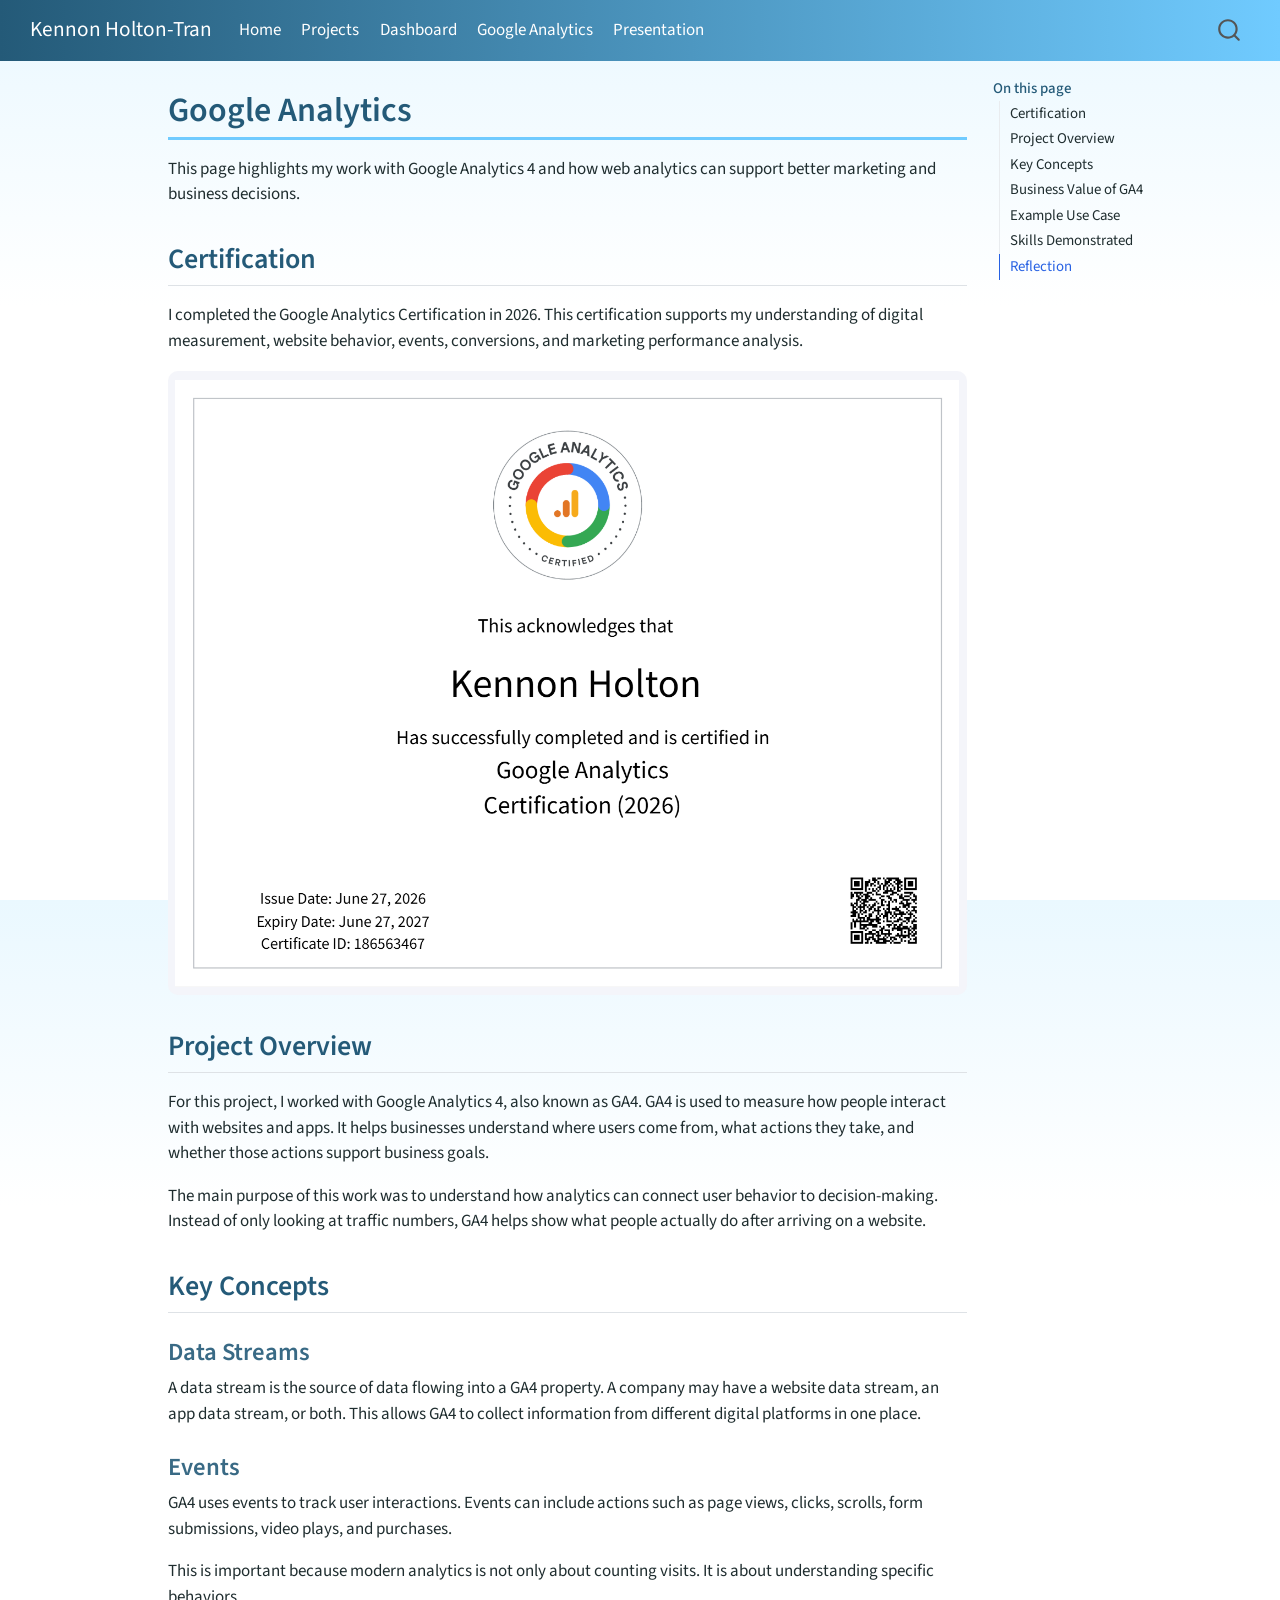
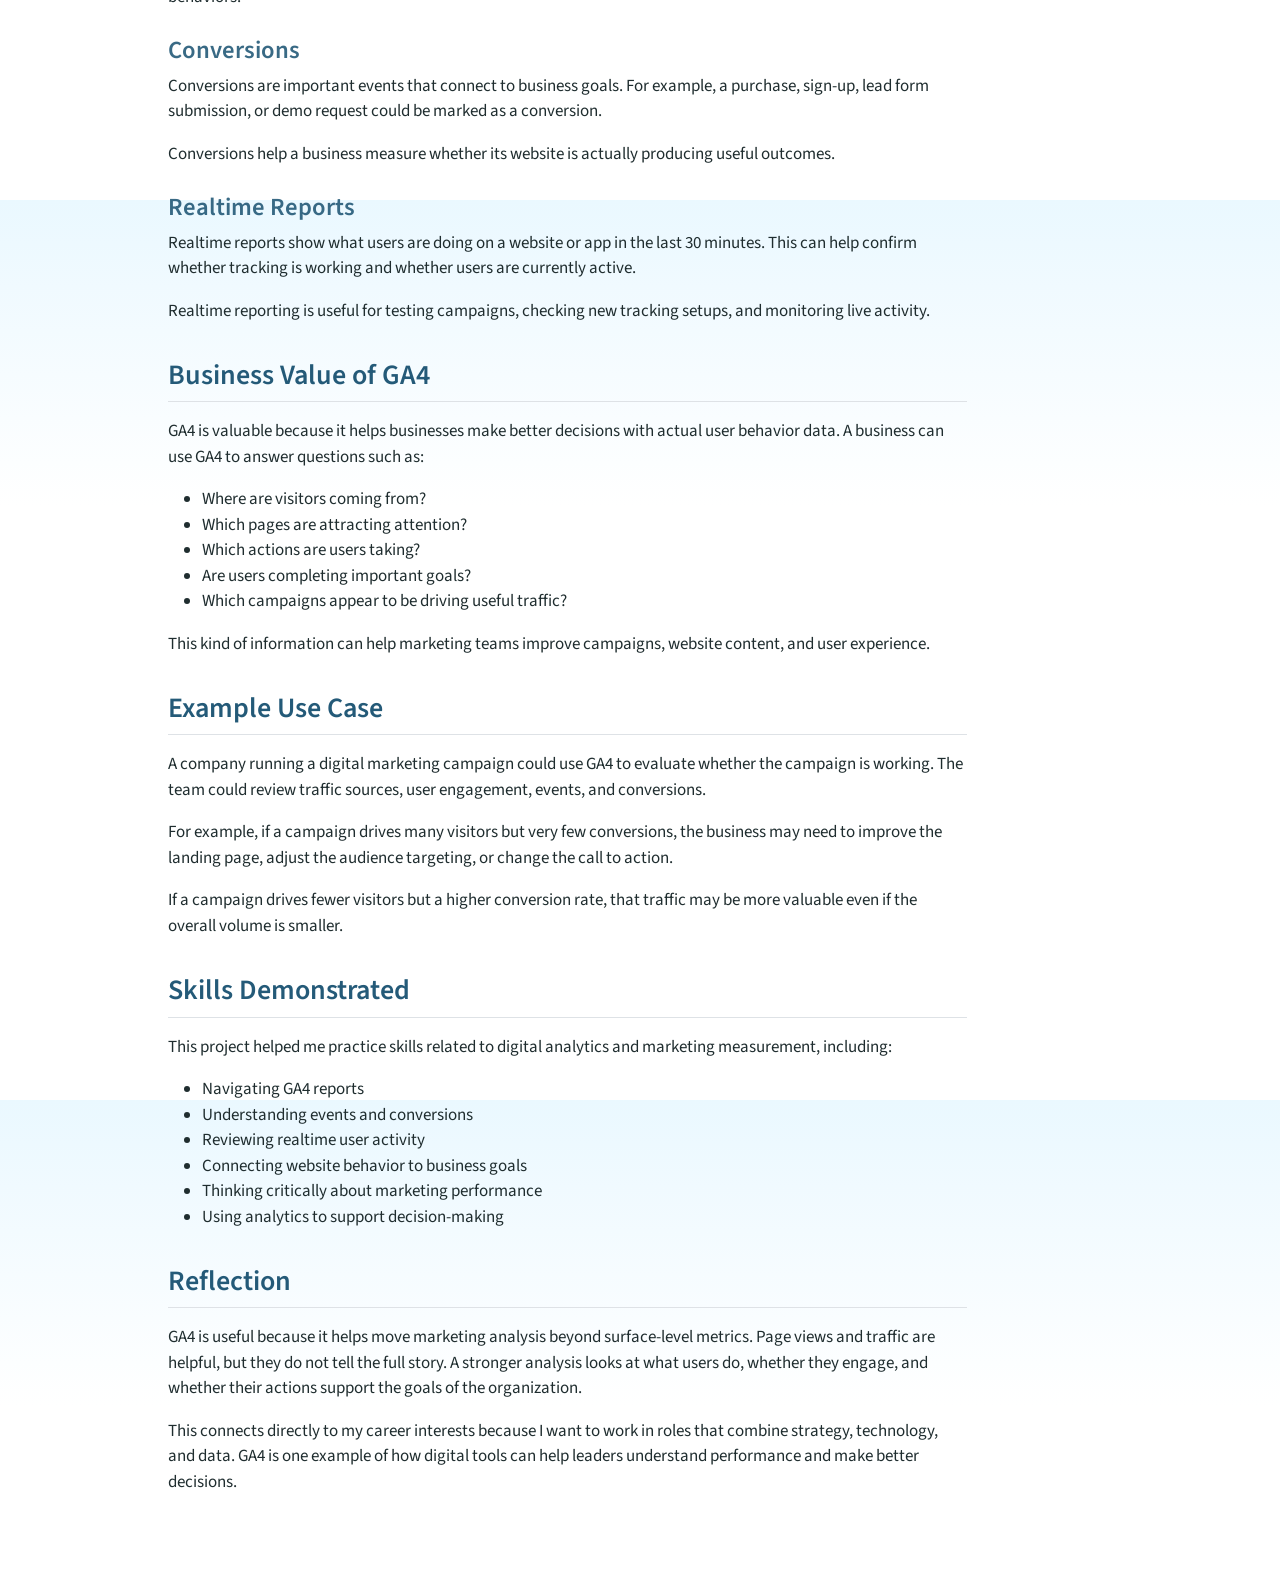
<file: docs/google-analytics.html>
<!DOCTYPE html>
<html xmlns="http://www.w3.org/1999/xhtml" lang="en" xml:lang="en"><head>

<meta charset="utf-8">
<meta name="generator" content="quarto-1.9.37">

<meta name="viewport" content="width=device-width, initial-scale=1.0, user-scalable=yes">


<title>Google Analytics – Kennon Holton-Tran</title>
<style>
/* Default styles provided by pandoc.
** See https://pandoc.org/MANUAL.html#variables-for-html for config info.
*/
code{white-space: pre-wrap;}
span.smallcaps{font-variant: small-caps;}
div.columns{display: flex; gap: min(4vw, 1.5em);}
div.column{flex: auto; overflow-x: auto;}
div.hanging-indent{margin-left: 1.5em; text-indent: -1.5em;}
ul.task-list{list-style: none;}
ul.task-list li input[type="checkbox"] {
  width: 0.8em;
  margin: 0 0.8em 0.2em -1em; /* quarto-specific, see https://github.com/quarto-dev/quarto-cli/issues/4556 */ 
  vertical-align: middle;
}
</style>


<script src="site_libs/quarto-nav/quarto-nav.js"></script>
<script src="site_libs/quarto-nav/headroom.min.js"></script>
<script src="site_libs/clipboard/clipboard.min.js"></script>
<script src="site_libs/quarto-search/autocomplete.umd.js"></script>
<script src="site_libs/quarto-search/fuse.min.js"></script>
<script src="site_libs/quarto-search/quarto-search.js"></script>
<meta name="quarto:offset" content="./">
<script src="site_libs/quarto-html/quarto.js" type="module"></script>
<script src="site_libs/quarto-html/tabsets/tabsets.js" type="module"></script>
<script src="site_libs/quarto-html/popper.min.js"></script>
<script src="site_libs/quarto-html/tippy.umd.min.js"></script>
<script src="site_libs/quarto-html/anchor.min.js"></script>
<link href="site_libs/quarto-html/tippy.css" rel="stylesheet">
<link href="site_libs/quarto-html/quarto-syntax-highlighting-7f8f88aac4f3542376d5c11b86a4c14d.css" rel="stylesheet" id="quarto-text-highlighting-styles">
<script src="site_libs/bootstrap/bootstrap.min.js"></script>
<link href="site_libs/bootstrap/bootstrap-icons.css" rel="stylesheet">
<link href="site_libs/bootstrap/bootstrap-a0f9fd0d421825b736dc1bbcbcba2219.min.css" rel="stylesheet" append-hash="true" id="quarto-bootstrap" data-mode="light">
<script id="quarto-search-options" type="application/json">{
  "location": "navbar",
  "copy-button": false,
  "collapse-after": 3,
  "panel-placement": "end",
  "type": "overlay",
  "limit": 50,
  "keyboard-shortcut": [
    "f",
    "/",
    "s"
  ],
  "show-item-context": false,
  "language": {
    "search-no-results-text": "No results",
    "search-matching-documents-text": "matching documents",
    "search-copy-link-title": "Copy link to search",
    "search-hide-matches-text": "Hide additional matches",
    "search-more-match-text": "more match in this document",
    "search-more-matches-text": "more matches in this document",
    "search-clear-button-title": "Clear",
    "search-text-placeholder": "",
    "search-detached-cancel-button-title": "Cancel",
    "search-submit-button-title": "Submit",
    "search-label": "Search"
  }
}</script>


<link rel="stylesheet" href="styles.css">
</head>

<body class="nav-fixed quarto-light">

<div id="quarto-search-results"></div>
  <header id="quarto-header" class="headroom fixed-top">
    <nav class="navbar navbar-expand-lg " data-bs-theme="dark">
      <div class="navbar-container container-fluid">
      <div class="navbar-brand-container mx-auto">
    <a class="navbar-brand" href="./index.html">
    <span class="navbar-title">Kennon Holton-Tran</span>
    </a>
  </div>
            <div id="quarto-search" class="" title="Search"></div>
          <button class="navbar-toggler" type="button" data-bs-toggle="collapse" data-bs-target="#navbarCollapse" aria-controls="navbarCollapse" role="menu" aria-expanded="false" aria-label="Toggle navigation" onclick="if (window.quartoToggleHeadroom) { window.quartoToggleHeadroom(); }">
  <span class="navbar-toggler-icon"></span>
</button>
          <div class="collapse navbar-collapse" id="navbarCollapse">
            <ul class="navbar-nav navbar-nav-scroll me-auto">
  <li class="nav-item">
    <a class="nav-link" href="./index.html"> 
<span class="menu-text">Home</span></a>
  </li>  
  <li class="nav-item">
    <a class="nav-link" href="./projects.html"> 
<span class="menu-text">Projects</span></a>
  </li>  
  <li class="nav-item">
    <a class="nav-link" href="./dashboard.html"> 
<span class="menu-text">Dashboard</span></a>
  </li>  
  <li class="nav-item">
    <a class="nav-link active" href="./google-analytics.html" aria-current="page"> 
<span class="menu-text">Google Analytics</span></a>
  </li>  
  <li class="nav-item">
    <a class="nav-link" href="./presentation.html"> 
<span class="menu-text">Presentation</span></a>
  </li>  
</ul>
          </div> <!-- /navcollapse -->
            <div class="quarto-navbar-tools">
</div>
      </div> <!-- /container-fluid -->
    </nav>
</header>
<!-- content -->
<div id="quarto-content" class="quarto-container page-columns page-rows-contents page-layout-article page-navbar">
<!-- sidebar -->
<!-- margin-sidebar -->
    <div id="quarto-margin-sidebar" class="sidebar margin-sidebar">
        <nav id="TOC" role="doc-toc" class="toc-active">
    <h2 id="toc-title">On this page</h2>
   
  <ul>
  <li><a href="#certification" id="toc-certification" class="nav-link active" data-scroll-target="#certification">Certification</a></li>
  <li><a href="#project-overview" id="toc-project-overview" class="nav-link" data-scroll-target="#project-overview">Project Overview</a></li>
  <li><a href="#key-concepts" id="toc-key-concepts" class="nav-link" data-scroll-target="#key-concepts">Key Concepts</a>
  <ul class="collapse">
  <li><a href="#data-streams" id="toc-data-streams" class="nav-link" data-scroll-target="#data-streams">Data Streams</a></li>
  <li><a href="#events" id="toc-events" class="nav-link" data-scroll-target="#events">Events</a></li>
  <li><a href="#conversions" id="toc-conversions" class="nav-link" data-scroll-target="#conversions">Conversions</a></li>
  <li><a href="#realtime-reports" id="toc-realtime-reports" class="nav-link" data-scroll-target="#realtime-reports">Realtime Reports</a></li>
  </ul></li>
  <li><a href="#business-value-of-ga4" id="toc-business-value-of-ga4" class="nav-link" data-scroll-target="#business-value-of-ga4">Business Value of GA4</a></li>
  <li><a href="#example-use-case" id="toc-example-use-case" class="nav-link" data-scroll-target="#example-use-case">Example Use Case</a></li>
  <li><a href="#skills-demonstrated" id="toc-skills-demonstrated" class="nav-link" data-scroll-target="#skills-demonstrated">Skills Demonstrated</a></li>
  <li><a href="#reflection" id="toc-reflection" class="nav-link" data-scroll-target="#reflection">Reflection</a></li>
  </ul>
</nav>
    </div>
<!-- main -->
<main class="content" id="quarto-document-content">

<header id="title-block-header" class="quarto-title-block default">
<div class="quarto-title">
<h1 class="title">Google Analytics</h1>
</div>



<div class="quarto-title-meta">

    
  
    
  </div>
  


</header>


<p>This page highlights my work with Google Analytics 4 and how web analytics can support better marketing and business decisions.</p>
<section id="certification" class="level2">
<h2 class="anchored" data-anchor-id="certification">Certification</h2>
<p>I completed the Google Analytics Certification in 2026. This certification supports my understanding of digital measurement, website behavior, events, conversions, and marketing performance analysis.</p>
<p><img src="images/ga4-certification.png" class="img-fluid"></p>
</section>
<section id="project-overview" class="level2">
<h2 class="anchored" data-anchor-id="project-overview">Project Overview</h2>
<p>For this project, I worked with Google Analytics 4, also known as GA4. GA4 is used to measure how people interact with websites and apps. It helps businesses understand where users come from, what actions they take, and whether those actions support business goals.</p>
<p>The main purpose of this work was to understand how analytics can connect user behavior to decision-making. Instead of only looking at traffic numbers, GA4 helps show what people actually do after arriving on a website.</p>
</section>
<section id="key-concepts" class="level2">
<h2 class="anchored" data-anchor-id="key-concepts">Key Concepts</h2>
<section id="data-streams" class="level3">
<h3 class="anchored" data-anchor-id="data-streams">Data Streams</h3>
<p>A data stream is the source of data flowing into a GA4 property. A company may have a website data stream, an app data stream, or both. This allows GA4 to collect information from different digital platforms in one place.</p>
</section>
<section id="events" class="level3">
<h3 class="anchored" data-anchor-id="events">Events</h3>
<p>GA4 uses events to track user interactions. Events can include actions such as page views, clicks, scrolls, form submissions, video plays, and purchases.</p>
<p>This is important because modern analytics is not only about counting visits. It is about understanding specific behaviors.</p>
</section>
<section id="conversions" class="level3">
<h3 class="anchored" data-anchor-id="conversions">Conversions</h3>
<p>Conversions are important events that connect to business goals. For example, a purchase, sign-up, lead form submission, or demo request could be marked as a conversion.</p>
<p>Conversions help a business measure whether its website is actually producing useful outcomes.</p>
</section>
<section id="realtime-reports" class="level3">
<h3 class="anchored" data-anchor-id="realtime-reports">Realtime Reports</h3>
<p>Realtime reports show what users are doing on a website or app in the last 30 minutes. This can help confirm whether tracking is working and whether users are currently active.</p>
<p>Realtime reporting is useful for testing campaigns, checking new tracking setups, and monitoring live activity.</p>
</section>
</section>
<section id="business-value-of-ga4" class="level2">
<h2 class="anchored" data-anchor-id="business-value-of-ga4">Business Value of GA4</h2>
<p>GA4 is valuable because it helps businesses make better decisions with actual user behavior data. A business can use GA4 to answer questions such as:</p>
<ul>
<li>Where are visitors coming from?</li>
<li>Which pages are attracting attention?</li>
<li>Which actions are users taking?</li>
<li>Are users completing important goals?</li>
<li>Which campaigns appear to be driving useful traffic?</li>
</ul>
<p>This kind of information can help marketing teams improve campaigns, website content, and user experience.</p>
</section>
<section id="example-use-case" class="level2">
<h2 class="anchored" data-anchor-id="example-use-case">Example Use Case</h2>
<p>A company running a digital marketing campaign could use GA4 to evaluate whether the campaign is working. The team could review traffic sources, user engagement, events, and conversions.</p>
<p>For example, if a campaign drives many visitors but very few conversions, the business may need to improve the landing page, adjust the audience targeting, or change the call to action.</p>
<p>If a campaign drives fewer visitors but a higher conversion rate, that traffic may be more valuable even if the overall volume is smaller.</p>
</section>
<section id="skills-demonstrated" class="level2">
<h2 class="anchored" data-anchor-id="skills-demonstrated">Skills Demonstrated</h2>
<p>This project helped me practice skills related to digital analytics and marketing measurement, including:</p>
<ul>
<li>Navigating GA4 reports</li>
<li>Understanding events and conversions</li>
<li>Reviewing realtime user activity</li>
<li>Connecting website behavior to business goals</li>
<li>Thinking critically about marketing performance</li>
<li>Using analytics to support decision-making</li>
</ul>
</section>
<section id="reflection" class="level2">
<h2 class="anchored" data-anchor-id="reflection">Reflection</h2>
<p>GA4 is useful because it helps move marketing analysis beyond surface-level metrics. Page views and traffic are helpful, but they do not tell the full story. A stronger analysis looks at what users do, whether they engage, and whether their actions support the goals of the organization.</p>
<p>This connects directly to my career interests because I want to work in roles that combine strategy, technology, and data. GA4 is one example of how digital tools can help leaders understand performance and make better decisions.</p>


</section>

</main> <!-- /main -->
<script id="quarto-html-after-body" type="application/javascript">
  window.document.addEventListener("DOMContentLoaded", function (event) {
    const icon = "";
    const anchorJS = new window.AnchorJS();
    anchorJS.options = {
      placement: 'right',
      icon: icon
    };
    anchorJS.add('.anchored');
    const isCodeAnnotation = (el) => {
      for (const clz of el.classList) {
        if (clz.startsWith('code-annotation-')) {                     
          return true;
        }
      }
      return false;
    }
    const onCopySuccess = function(e) {
      // button target
      const button = e.trigger;
      // don't keep focus
      button.blur();
      // flash "checked"
      button.classList.add('code-copy-button-checked');
      var currentTitle = button.getAttribute("title");
      button.setAttribute("title", "Copied!");
      let tooltip;
      if (window.bootstrap) {
        button.setAttribute("data-bs-toggle", "tooltip");
        button.setAttribute("data-bs-placement", "left");
        button.setAttribute("data-bs-title", "Copied!");
        tooltip = new bootstrap.Tooltip(button, 
          { trigger: "manual", 
            customClass: "code-copy-button-tooltip",
            offset: [0, -8]});
        tooltip.show();    
      }
      setTimeout(function() {
        if (tooltip) {
          tooltip.hide();
          button.removeAttribute("data-bs-title");
          button.removeAttribute("data-bs-toggle");
          button.removeAttribute("data-bs-placement");
        }
        button.setAttribute("title", currentTitle);
        button.classList.remove('code-copy-button-checked');
      }, 1000);
      // clear code selection
      e.clearSelection();
    }
    const getTextToCopy = function(trigger) {
      const outerScaffold = trigger.parentElement.cloneNode(true);
      const codeEl = outerScaffold.querySelector('code');
      for (const childEl of codeEl.children) {
        if (isCodeAnnotation(childEl)) {
          childEl.remove();
        }
      }
      return codeEl.innerText;
    }
    const clipboard = new window.ClipboardJS('.code-copy-button:not([data-in-quarto-modal])', {
      text: getTextToCopy
    });
    clipboard.on('success', onCopySuccess);
    if (window.document.getElementById('quarto-embedded-source-code-modal')) {
      const clipboardModal = new window.ClipboardJS('.code-copy-button[data-in-quarto-modal]', {
        text: getTextToCopy,
        container: window.document.getElementById('quarto-embedded-source-code-modal')
      });
      clipboardModal.on('success', onCopySuccess);
    }
      var localhostRegex = new RegExp(/^(?:http|https):\/\/localhost\:?[0-9]*\//);
      var mailtoRegex = new RegExp(/^mailto:/);
        var filterRegex = new RegExp('/' + window.location.host + '/');
      var isInternal = (href) => {
          return filterRegex.test(href) || localhostRegex.test(href) || mailtoRegex.test(href);
      }
      // Inspect non-navigation links and adorn them if external
     var links = window.document.querySelectorAll('a[href]:not(.nav-link):not(.navbar-brand):not(.toc-action):not(.sidebar-link):not(.sidebar-item-toggle):not(.pagination-link):not(.no-external):not([aria-hidden]):not(.dropdown-item):not(.quarto-navigation-tool):not(.about-link)');
      for (var i=0; i<links.length; i++) {
        const link = links[i];
        if (!isInternal(link.href)) {
          // undo the damage that might have been done by quarto-nav.js in the case of
          // links that we want to consider external
          if (link.dataset.originalHref !== undefined) {
            link.href = link.dataset.originalHref;
          }
        }
      }
    function tippyHover(el, contentFn, onTriggerFn, onUntriggerFn) {
      const config = {
        allowHTML: true,
        maxWidth: 500,
        delay: 100,
        arrow: false,
        appendTo: function(el) {
            return el.parentElement;
        },
        interactive: true,
        interactiveBorder: 10,
        theme: 'quarto',
        placement: 'bottom-start',
      };
      if (contentFn) {
        config.content = contentFn;
      }
      if (onTriggerFn) {
        config.onTrigger = onTriggerFn;
      }
      if (onUntriggerFn) {
        config.onUntrigger = onUntriggerFn;
      }
      window.tippy(el, config); 
    }
    const noterefs = window.document.querySelectorAll('a[role="doc-noteref"]');
    for (var i=0; i<noterefs.length; i++) {
      const ref = noterefs[i];
      tippyHover(ref, function() {
        // use id or data attribute instead here
        let href = ref.getAttribute('data-footnote-href') || ref.getAttribute('href');
        try { href = new URL(href).hash; } catch {}
        const id = href.replace(/^#\/?/, "");
        const note = window.document.getElementById(id);
        if (note) {
          return note.innerHTML;
        } else {
          return "";
        }
      });
    }
    const xrefs = window.document.querySelectorAll('a.quarto-xref');
    const processXRef = (id, note) => {
      // Strip column container classes
      const stripColumnClz = (el) => {
        el.classList.remove("page-full", "page-columns");
        if (el.children) {
          for (const child of el.children) {
            stripColumnClz(child);
          }
        }
      }
      stripColumnClz(note)
      if (id === null || id.startsWith('sec-')) {
        // Special case sections, only their first couple elements
        const container = document.createElement("div");
        if (note.children && note.children.length > 2) {
          container.appendChild(note.children[0].cloneNode(true));
          for (let i = 1; i < note.children.length; i++) {
            const child = note.children[i];
            if (child.tagName === "P" && child.innerText === "") {
              continue;
            } else {
              container.appendChild(child.cloneNode(true));
              break;
            }
          }
          if (window.Quarto?.typesetMath) {
            window.Quarto.typesetMath(container);
          }
          return container.innerHTML
        } else {
          if (window.Quarto?.typesetMath) {
            window.Quarto.typesetMath(note);
          }
          return note.innerHTML;
        }
      } else {
        // Remove any anchor links if they are present
        const anchorLink = note.querySelector('a.anchorjs-link');
        if (anchorLink) {
          anchorLink.remove();
        }
        if (window.Quarto?.typesetMath) {
          window.Quarto.typesetMath(note);
        }
        if (note.classList.contains("callout")) {
          return note.outerHTML;
        } else {
          return note.innerHTML;
        }
      }
    }
    for (var i=0; i<xrefs.length; i++) {
      const xref = xrefs[i];
      tippyHover(xref, undefined, function(instance) {
        instance.disable();
        let url = xref.getAttribute('href');
        let hash = undefined; 
        if (url.startsWith('#')) {
          hash = url;
        } else {
          try { hash = new URL(url).hash; } catch {}
        }
        if (hash) {
          const id = hash.replace(/^#\/?/, "");
          const note = window.document.getElementById(id);
          if (note !== null) {
            try {
              const html = processXRef(id, note.cloneNode(true));
              instance.setContent(html);
            } finally {
              instance.enable();
              instance.show();
            }
          } else {
            // See if we can fetch this
            fetch(url.split('#')[0])
            .then(res => res.text())
            .then(html => {
              const parser = new DOMParser();
              const htmlDoc = parser.parseFromString(html, "text/html");
              const note = htmlDoc.getElementById(id);
              if (note !== null) {
                const html = processXRef(id, note);
                instance.setContent(html);
              } 
            }).finally(() => {
              instance.enable();
              instance.show();
            });
          }
        } else {
          // See if we can fetch a full url (with no hash to target)
          // This is a special case and we should probably do some content thinning / targeting
          fetch(url)
          .then(res => res.text())
          .then(html => {
            const parser = new DOMParser();
            const htmlDoc = parser.parseFromString(html, "text/html");
            const note = htmlDoc.querySelector('main.content');
            if (note !== null) {
              // This should only happen for chapter cross references
              // (since there is no id in the URL)
              // remove the first header
              if (note.children.length > 0 && note.children[0].tagName === "HEADER") {
                note.children[0].remove();
              }
              const html = processXRef(null, note);
              instance.setContent(html);
            } 
          }).finally(() => {
            instance.enable();
            instance.show();
          });
        }
      }, function(instance) {
      });
    }
        let selectedAnnoteEl;
        const selectorForAnnotation = ( cell, annotation) => {
          let cellAttr = 'data-code-cell="' + cell + '"';
          let lineAttr = 'data-code-annotation="' +  annotation + '"';
          const selector = 'span[' + cellAttr + '][' + lineAttr + ']';
          return selector;
        }
        const selectCodeLines = (annoteEl) => {
          const doc = window.document;
          const targetCell = annoteEl.getAttribute("data-target-cell");
          const targetAnnotation = annoteEl.getAttribute("data-target-annotation");
          const annoteSpan = window.document.querySelector(selectorForAnnotation(targetCell, targetAnnotation));
          const lines = annoteSpan.getAttribute("data-code-lines").split(",");
          const lineIds = lines.map((line) => {
            return targetCell + "-" + line;
          })
          let top = null;
          let height = null;
          let parent = null;
          if (lineIds.length > 0) {
              //compute the position of the single el (top and bottom and make a div)
              const el = window.document.getElementById(lineIds[0]);
              top = el.offsetTop;
              height = el.offsetHeight;
              parent = el.parentElement.parentElement;
            if (lineIds.length > 1) {
              const lastEl = window.document.getElementById(lineIds[lineIds.length - 1]);
              const bottom = lastEl.offsetTop + lastEl.offsetHeight;
              height = bottom - top;
            }
            if (top !== null && height !== null && parent !== null) {
              // cook up a div (if necessary) and position it 
              let div = window.document.getElementById("code-annotation-line-highlight");
              if (div === null) {
                div = window.document.createElement("div");
                div.setAttribute("id", "code-annotation-line-highlight");
                div.style.position = 'absolute';
                parent.appendChild(div);
              }
              div.style.top = top - 2 + "px";
              div.style.height = height + 4 + "px";
              div.style.left = 0;
              let gutterDiv = window.document.getElementById("code-annotation-line-highlight-gutter");
              if (gutterDiv === null) {
                gutterDiv = window.document.createElement("div");
                gutterDiv.setAttribute("id", "code-annotation-line-highlight-gutter");
                gutterDiv.style.position = 'absolute';
                const codeCell = window.document.getElementById(targetCell);
                const gutter = codeCell.querySelector('.code-annotation-gutter');
                gutter.appendChild(gutterDiv);
              }
              gutterDiv.style.top = top - 2 + "px";
              gutterDiv.style.height = height + 4 + "px";
            }
            selectedAnnoteEl = annoteEl;
          }
        };
        const unselectCodeLines = () => {
          const elementsIds = ["code-annotation-line-highlight", "code-annotation-line-highlight-gutter"];
          elementsIds.forEach((elId) => {
            const div = window.document.getElementById(elId);
            if (div) {
              div.remove();
            }
          });
          selectedAnnoteEl = undefined;
        };
          // Handle positioning of the toggle
      window.addEventListener(
        "resize",
        throttle(() => {
          elRect = undefined;
          if (selectedAnnoteEl) {
            selectCodeLines(selectedAnnoteEl);
          }
        }, 10)
      );
      function throttle(fn, ms) {
      let throttle = false;
      let timer;
        return (...args) => {
          if(!throttle) { // first call gets through
              fn.apply(this, args);
              throttle = true;
          } else { // all the others get throttled
              if(timer) clearTimeout(timer); // cancel #2
              timer = setTimeout(() => {
                fn.apply(this, args);
                timer = throttle = false;
              }, ms);
          }
        };
      }
        // Attach click handler to the DT
        const annoteDls = window.document.querySelectorAll('dt[data-target-cell]');
        for (const annoteDlNode of annoteDls) {
          annoteDlNode.addEventListener('click', (event) => {
            const clickedEl = event.target;
            if (clickedEl !== selectedAnnoteEl) {
              unselectCodeLines();
              const activeEl = window.document.querySelector('dt[data-target-cell].code-annotation-active');
              if (activeEl) {
                activeEl.classList.remove('code-annotation-active');
              }
              selectCodeLines(clickedEl);
              clickedEl.classList.add('code-annotation-active');
            } else {
              // Unselect the line
              unselectCodeLines();
              clickedEl.classList.remove('code-annotation-active');
            }
          });
        }
    const findCites = (el) => {
      const parentEl = el.parentElement;
      if (parentEl) {
        const cites = parentEl.dataset.cites;
        if (cites) {
          return {
            el,
            cites: cites.split(' ')
          };
        } else {
          return findCites(el.parentElement)
        }
      } else {
        return undefined;
      }
    };
    var bibliorefs = window.document.querySelectorAll('a[role="doc-biblioref"]');
    for (var i=0; i<bibliorefs.length; i++) {
      const ref = bibliorefs[i];
      const citeInfo = findCites(ref);
      if (citeInfo) {
        tippyHover(citeInfo.el, function() {
          var popup = window.document.createElement('div');
          citeInfo.cites.forEach(function(cite) {
            var citeDiv = window.document.createElement('div');
            citeDiv.classList.add('hanging-indent');
            citeDiv.classList.add('csl-entry');
            var biblioDiv = window.document.getElementById('ref-' + cite);
            if (biblioDiv) {
              citeDiv.innerHTML = biblioDiv.innerHTML;
            }
            popup.appendChild(citeDiv);
          });
          return popup.innerHTML;
        });
      }
    }
  });
  </script>
</div> <!-- /content -->




</body></html>
</file>
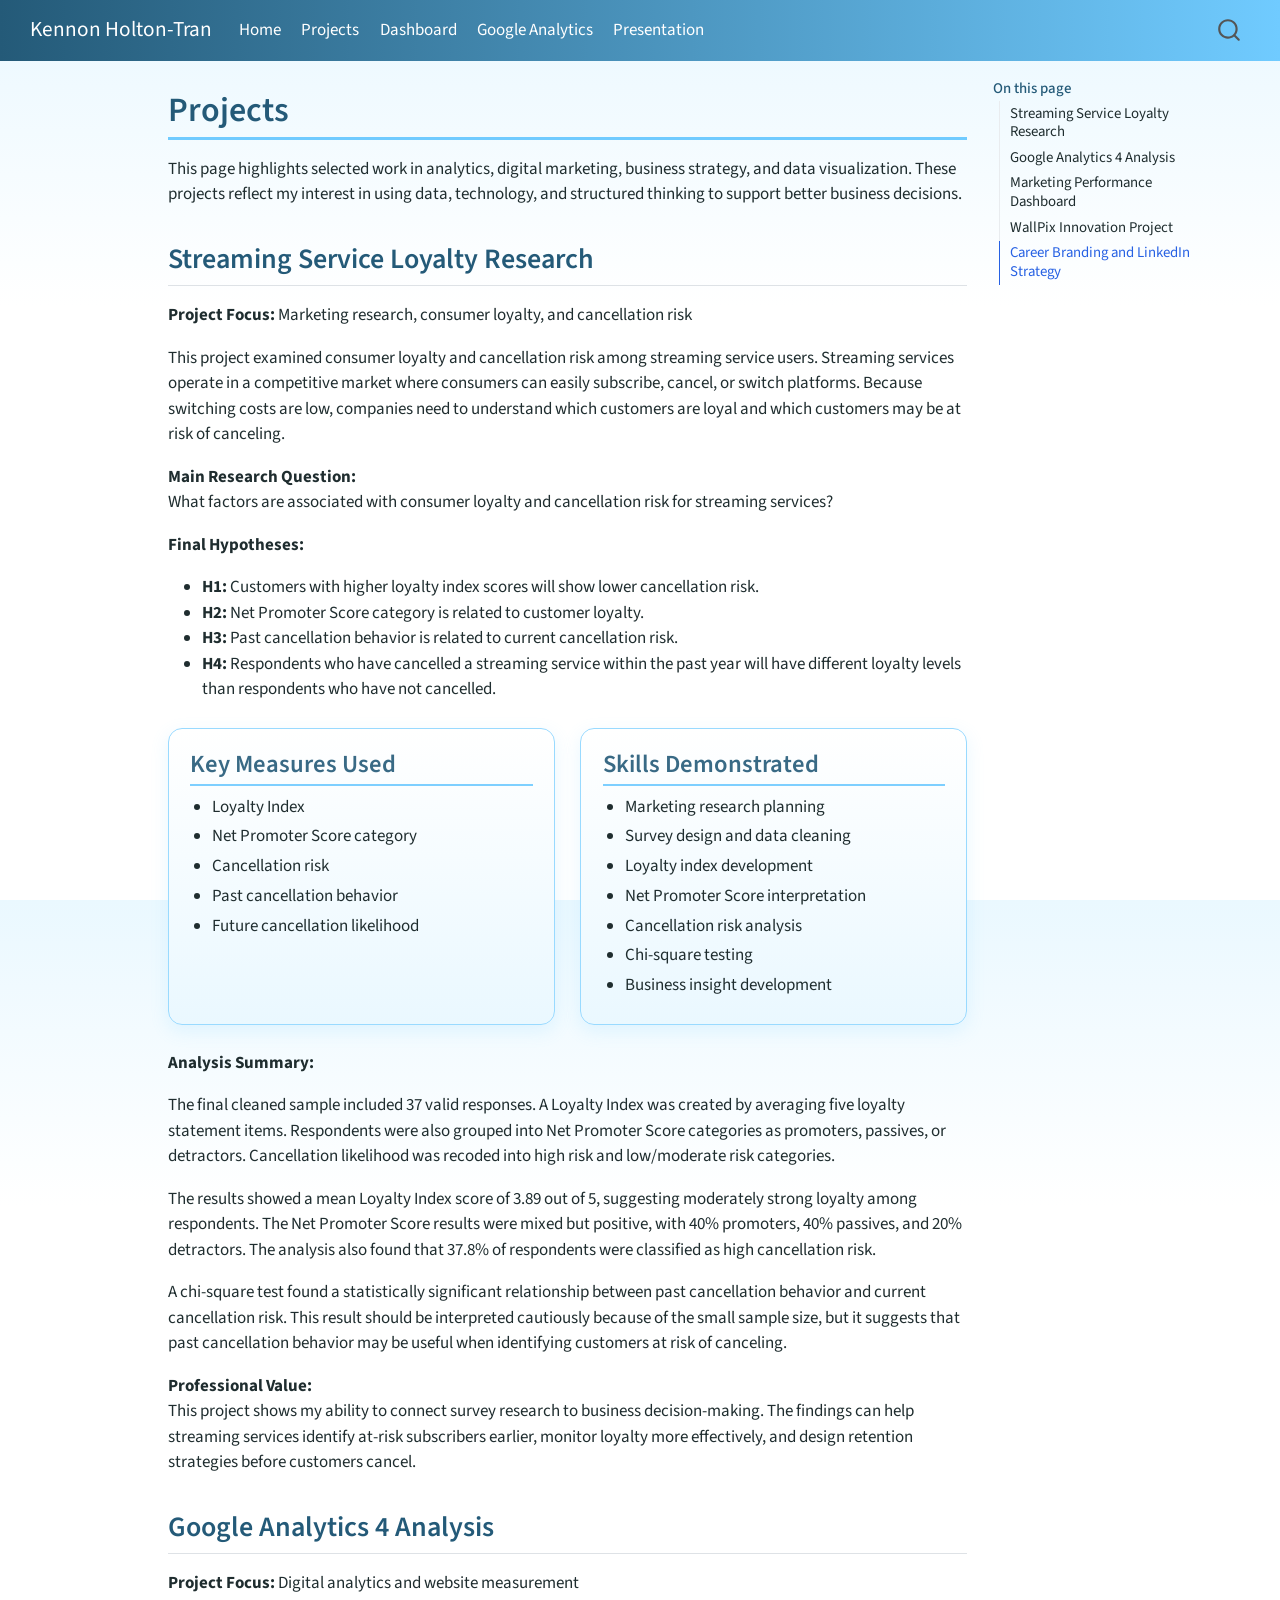
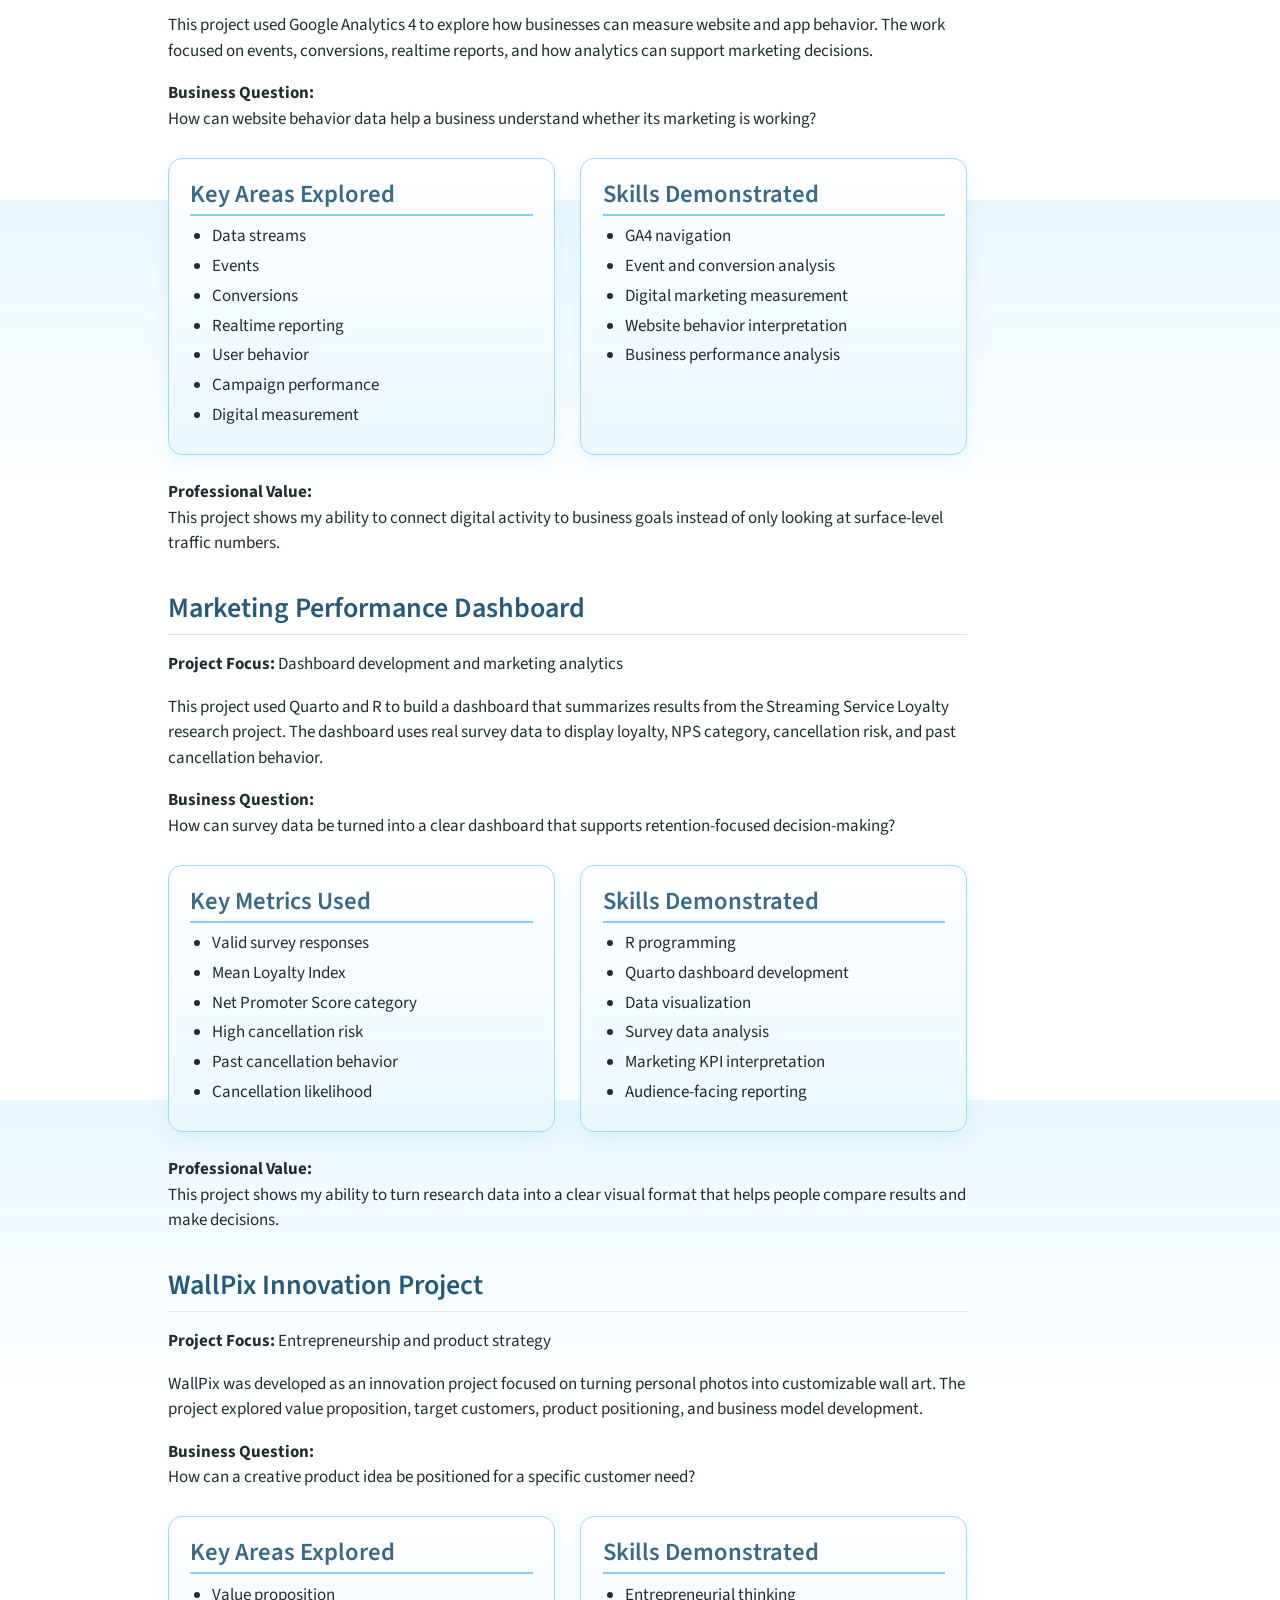
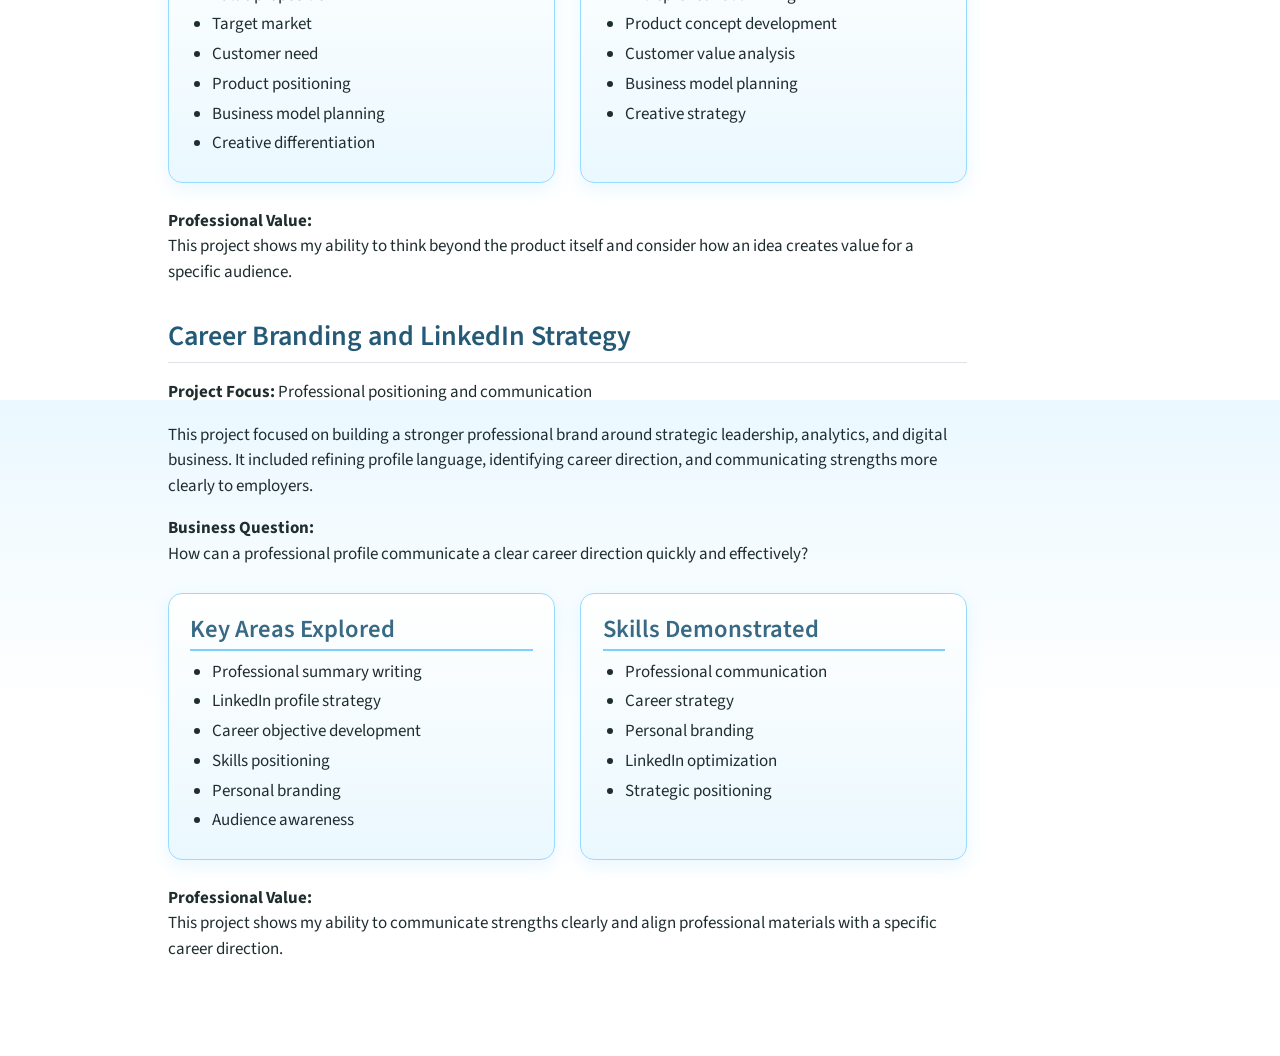
<file: docs/projects.html>
<!DOCTYPE html>
<html xmlns="http://www.w3.org/1999/xhtml" lang="en" xml:lang="en"><head>

<meta charset="utf-8">
<meta name="generator" content="quarto-1.9.37">

<meta name="viewport" content="width=device-width, initial-scale=1.0, user-scalable=yes">


<title>Projects – Kennon Holton-Tran</title>
<style>
/* Default styles provided by pandoc.
** See https://pandoc.org/MANUAL.html#variables-for-html for config info.
*/
code{white-space: pre-wrap;}
span.smallcaps{font-variant: small-caps;}
div.columns{display: flex; gap: min(4vw, 1.5em);}
div.column{flex: auto; overflow-x: auto;}
div.hanging-indent{margin-left: 1.5em; text-indent: -1.5em;}
ul.task-list{list-style: none;}
ul.task-list li input[type="checkbox"] {
  width: 0.8em;
  margin: 0 0.8em 0.2em -1em; /* quarto-specific, see https://github.com/quarto-dev/quarto-cli/issues/4556 */ 
  vertical-align: middle;
}
</style>


<script src="site_libs/quarto-nav/quarto-nav.js"></script>
<script src="site_libs/quarto-nav/headroom.min.js"></script>
<script src="site_libs/clipboard/clipboard.min.js"></script>
<script src="site_libs/quarto-search/autocomplete.umd.js"></script>
<script src="site_libs/quarto-search/fuse.min.js"></script>
<script src="site_libs/quarto-search/quarto-search.js"></script>
<meta name="quarto:offset" content="./">
<script src="site_libs/quarto-html/quarto.js" type="module"></script>
<script src="site_libs/quarto-html/tabsets/tabsets.js" type="module"></script>
<script src="site_libs/quarto-html/popper.min.js"></script>
<script src="site_libs/quarto-html/tippy.umd.min.js"></script>
<script src="site_libs/quarto-html/anchor.min.js"></script>
<link href="site_libs/quarto-html/tippy.css" rel="stylesheet">
<link href="site_libs/quarto-html/quarto-syntax-highlighting-7f8f88aac4f3542376d5c11b86a4c14d.css" rel="stylesheet" id="quarto-text-highlighting-styles">
<script src="site_libs/bootstrap/bootstrap.min.js"></script>
<link href="site_libs/bootstrap/bootstrap-icons.css" rel="stylesheet">
<link href="site_libs/bootstrap/bootstrap-a0f9fd0d421825b736dc1bbcbcba2219.min.css" rel="stylesheet" append-hash="true" id="quarto-bootstrap" data-mode="light">
<script id="quarto-search-options" type="application/json">{
  "location": "navbar",
  "copy-button": false,
  "collapse-after": 3,
  "panel-placement": "end",
  "type": "overlay",
  "limit": 50,
  "keyboard-shortcut": [
    "f",
    "/",
    "s"
  ],
  "show-item-context": false,
  "language": {
    "search-no-results-text": "No results",
    "search-matching-documents-text": "matching documents",
    "search-copy-link-title": "Copy link to search",
    "search-hide-matches-text": "Hide additional matches",
    "search-more-match-text": "more match in this document",
    "search-more-matches-text": "more matches in this document",
    "search-clear-button-title": "Clear",
    "search-text-placeholder": "",
    "search-detached-cancel-button-title": "Cancel",
    "search-submit-button-title": "Submit",
    "search-label": "Search"
  }
}</script>


<link rel="stylesheet" href="styles.css">
</head>

<body class="nav-fixed quarto-light">

<div id="quarto-search-results"></div>
  <header id="quarto-header" class="headroom fixed-top">
    <nav class="navbar navbar-expand-lg " data-bs-theme="dark">
      <div class="navbar-container container-fluid">
      <div class="navbar-brand-container mx-auto">
    <a class="navbar-brand" href="./index.html">
    <span class="navbar-title">Kennon Holton-Tran</span>
    </a>
  </div>
            <div id="quarto-search" class="" title="Search"></div>
          <button class="navbar-toggler" type="button" data-bs-toggle="collapse" data-bs-target="#navbarCollapse" aria-controls="navbarCollapse" role="menu" aria-expanded="false" aria-label="Toggle navigation" onclick="if (window.quartoToggleHeadroom) { window.quartoToggleHeadroom(); }">
  <span class="navbar-toggler-icon"></span>
</button>
          <div class="collapse navbar-collapse" id="navbarCollapse">
            <ul class="navbar-nav navbar-nav-scroll me-auto">
  <li class="nav-item">
    <a class="nav-link" href="./index.html"> 
<span class="menu-text">Home</span></a>
  </li>  
  <li class="nav-item">
    <a class="nav-link active" href="./projects.html" aria-current="page"> 
<span class="menu-text">Projects</span></a>
  </li>  
  <li class="nav-item">
    <a class="nav-link" href="./dashboard.html"> 
<span class="menu-text">Dashboard</span></a>
  </li>  
  <li class="nav-item">
    <a class="nav-link" href="./google-analytics.html"> 
<span class="menu-text">Google Analytics</span></a>
  </li>  
  <li class="nav-item">
    <a class="nav-link" href="./presentation.html"> 
<span class="menu-text">Presentation</span></a>
  </li>  
</ul>
          </div> <!-- /navcollapse -->
            <div class="quarto-navbar-tools">
</div>
      </div> <!-- /container-fluid -->
    </nav>
</header>
<!-- content -->
<div id="quarto-content" class="quarto-container page-columns page-rows-contents page-layout-article page-navbar">
<!-- sidebar -->
<!-- margin-sidebar -->
    <div id="quarto-margin-sidebar" class="sidebar margin-sidebar">
        <nav id="TOC" role="doc-toc" class="toc-active">
    <h2 id="toc-title">On this page</h2>
   
  <ul>
  <li><a href="#streaming-service-loyalty-research" id="toc-streaming-service-loyalty-research" class="nav-link active" data-scroll-target="#streaming-service-loyalty-research">Streaming Service Loyalty Research</a></li>
  <li><a href="#google-analytics-4-analysis" id="toc-google-analytics-4-analysis" class="nav-link" data-scroll-target="#google-analytics-4-analysis">Google Analytics 4 Analysis</a></li>
  <li><a href="#marketing-performance-dashboard" id="toc-marketing-performance-dashboard" class="nav-link" data-scroll-target="#marketing-performance-dashboard">Marketing Performance Dashboard</a></li>
  <li><a href="#wallpix-innovation-project" id="toc-wallpix-innovation-project" class="nav-link" data-scroll-target="#wallpix-innovation-project">WallPix Innovation Project</a></li>
  <li><a href="#career-branding-and-linkedin-strategy" id="toc-career-branding-and-linkedin-strategy" class="nav-link" data-scroll-target="#career-branding-and-linkedin-strategy">Career Branding and LinkedIn Strategy</a></li>
  </ul>
</nav>
    </div>
<!-- main -->
<main class="content" id="quarto-document-content">

<header id="title-block-header" class="quarto-title-block default">
<div class="quarto-title">
<h1 class="title">Projects</h1>
</div>



<div class="quarto-title-meta">

    
  
    
  </div>
  


</header>


<p>This page highlights selected work in analytics, digital marketing, business strategy, and data visualization. These projects reflect my interest in using data, technology, and structured thinking to support better business decisions.</p>
<section id="streaming-service-loyalty-research" class="level2">
<h2 class="anchored" data-anchor-id="streaming-service-loyalty-research">Streaming Service Loyalty Research</h2>
<p><strong>Project Focus:</strong> Marketing research, consumer loyalty, and cancellation risk</p>
<p>This project examined consumer loyalty and cancellation risk among streaming service users. Streaming services operate in a competitive market where consumers can easily subscribe, cancel, or switch platforms. Because switching costs are low, companies need to understand which customers are loyal and which customers may be at risk of canceling.</p>
<p><strong>Main Research Question:</strong><br>
What factors are associated with consumer loyalty and cancellation risk for streaming services?</p>
<p><strong>Final Hypotheses:</strong></p>
<ul>
<li><strong>H1:</strong> Customers with higher loyalty index scores will show lower cancellation risk.</li>
<li><strong>H2:</strong> Net Promoter Score category is related to customer loyalty.</li>
<li><strong>H3:</strong> Past cancellation behavior is related to current cancellation risk.</li>
<li><strong>H4:</strong> Respondents who have cancelled a streaming service within the past year will have different loyalty levels than respondents who have not cancelled.</li>
</ul>
<div class="project-grid">
<section id="key-measures-used" class="level3 project-card">
<h3 class="anchored" data-anchor-id="key-measures-used">Key Measures Used</h3>
<ul>
<li>Loyalty Index</li>
<li>Net Promoter Score category</li>
<li>Cancellation risk</li>
<li>Past cancellation behavior</li>
<li>Future cancellation likelihood</li>
</ul>
</section>
<section id="skills-demonstrated" class="level3 project-card">
<h3 class="anchored" data-anchor-id="skills-demonstrated">Skills Demonstrated</h3>
<ul>
<li>Marketing research planning</li>
<li>Survey design and data cleaning</li>
<li>Loyalty index development</li>
<li>Net Promoter Score interpretation</li>
<li>Cancellation risk analysis</li>
<li>Chi-square testing</li>
<li>Business insight development</li>
</ul>
</section>
</div>
<p><strong>Analysis Summary:</strong></p>
<p>The final cleaned sample included 37 valid responses. A Loyalty Index was created by averaging five loyalty statement items. Respondents were also grouped into Net Promoter Score categories as promoters, passives, or detractors. Cancellation likelihood was recoded into high risk and low/moderate risk categories.</p>
<p>The results showed a mean Loyalty Index score of 3.89 out of 5, suggesting moderately strong loyalty among respondents. The Net Promoter Score results were mixed but positive, with 40% promoters, 40% passives, and 20% detractors. The analysis also found that 37.8% of respondents were classified as high cancellation risk.</p>
<p>A chi-square test found a statistically significant relationship between past cancellation behavior and current cancellation risk. This result should be interpreted cautiously because of the small sample size, but it suggests that past cancellation behavior may be useful when identifying customers at risk of canceling.</p>
<p><strong>Professional Value:</strong><br>
This project shows my ability to connect survey research to business decision-making. The findings can help streaming services identify at-risk subscribers earlier, monitor loyalty more effectively, and design retention strategies before customers cancel.</p>
</section>
<section id="google-analytics-4-analysis" class="level2">
<h2 class="anchored" data-anchor-id="google-analytics-4-analysis">Google Analytics 4 Analysis</h2>
<p><strong>Project Focus:</strong> Digital analytics and website measurement</p>
<p>This project used Google Analytics 4 to explore how businesses can measure website and app behavior. The work focused on events, conversions, realtime reports, and how analytics can support marketing decisions.</p>
<p><strong>Business Question:</strong><br>
How can website behavior data help a business understand whether its marketing is working?</p>
<div class="project-grid">
<section id="key-areas-explored" class="level3 project-card">
<h3 class="anchored" data-anchor-id="key-areas-explored">Key Areas Explored</h3>
<ul>
<li>Data streams</li>
<li>Events</li>
<li>Conversions</li>
<li>Realtime reporting</li>
<li>User behavior</li>
<li>Campaign performance</li>
<li>Digital measurement</li>
</ul>
</section>
<section id="skills-demonstrated-1" class="level3 project-card">
<h3 class="anchored" data-anchor-id="skills-demonstrated-1">Skills Demonstrated</h3>
<ul>
<li>GA4 navigation</li>
<li>Event and conversion analysis</li>
<li>Digital marketing measurement</li>
<li>Website behavior interpretation</li>
<li>Business performance analysis</li>
</ul>
</section>
</div>
<p><strong>Professional Value:</strong><br>
This project shows my ability to connect digital activity to business goals instead of only looking at surface-level traffic numbers.</p>
</section>
<section id="marketing-performance-dashboard" class="level2">
<h2 class="anchored" data-anchor-id="marketing-performance-dashboard">Marketing Performance Dashboard</h2>
<p><strong>Project Focus:</strong> Dashboard development and marketing analytics</p>
<p>This project used Quarto and R to build a dashboard that summarizes results from the Streaming Service Loyalty research project. The dashboard uses real survey data to display loyalty, NPS category, cancellation risk, and past cancellation behavior.</p>
<p><strong>Business Question:</strong><br>
How can survey data be turned into a clear dashboard that supports retention-focused decision-making?</p>
<div class="project-grid">
<section id="key-metrics-used" class="level3 project-card">
<h3 class="anchored" data-anchor-id="key-metrics-used">Key Metrics Used</h3>
<ul>
<li>Valid survey responses</li>
<li>Mean Loyalty Index</li>
<li>Net Promoter Score category</li>
<li>High cancellation risk</li>
<li>Past cancellation behavior</li>
<li>Cancellation likelihood</li>
</ul>
</section>
<section id="skills-demonstrated-2" class="level3 project-card">
<h3 class="anchored" data-anchor-id="skills-demonstrated-2">Skills Demonstrated</h3>
<ul>
<li>R programming</li>
<li>Quarto dashboard development</li>
<li>Data visualization</li>
<li>Survey data analysis</li>
<li>Marketing KPI interpretation</li>
<li>Audience-facing reporting</li>
</ul>
</section>
</div>
<p><strong>Professional Value:</strong><br>
This project shows my ability to turn research data into a clear visual format that helps people compare results and make decisions.</p>
</section>
<section id="wallpix-innovation-project" class="level2">
<h2 class="anchored" data-anchor-id="wallpix-innovation-project">WallPix Innovation Project</h2>
<p><strong>Project Focus:</strong> Entrepreneurship and product strategy</p>
<p>WallPix was developed as an innovation project focused on turning personal photos into customizable wall art. The project explored value proposition, target customers, product positioning, and business model development.</p>
<p><strong>Business Question:</strong><br>
How can a creative product idea be positioned for a specific customer need?</p>
<div class="project-grid">
<section id="key-areas-explored-1" class="level3 project-card">
<h3 class="anchored" data-anchor-id="key-areas-explored-1">Key Areas Explored</h3>
<ul>
<li>Value proposition</li>
<li>Target market</li>
<li>Customer need</li>
<li>Product positioning</li>
<li>Business model planning</li>
<li>Creative differentiation</li>
</ul>
</section>
<section id="skills-demonstrated-3" class="level3 project-card">
<h3 class="anchored" data-anchor-id="skills-demonstrated-3">Skills Demonstrated</h3>
<ul>
<li>Entrepreneurial thinking</li>
<li>Product concept development</li>
<li>Customer value analysis</li>
<li>Business model planning</li>
<li>Creative strategy</li>
</ul>
</section>
</div>
<p><strong>Professional Value:</strong><br>
This project shows my ability to think beyond the product itself and consider how an idea creates value for a specific audience.</p>
</section>
<section id="career-branding-and-linkedin-strategy" class="level2">
<h2 class="anchored" data-anchor-id="career-branding-and-linkedin-strategy">Career Branding and LinkedIn Strategy</h2>
<p><strong>Project Focus:</strong> Professional positioning and communication</p>
<p>This project focused on building a stronger professional brand around strategic leadership, analytics, and digital business. It included refining profile language, identifying career direction, and communicating strengths more clearly to employers.</p>
<p><strong>Business Question:</strong><br>
How can a professional profile communicate a clear career direction quickly and effectively?</p>
<div class="project-grid">
<section id="key-areas-explored-2" class="level3 project-card">
<h3 class="anchored" data-anchor-id="key-areas-explored-2">Key Areas Explored</h3>
<ul>
<li>Professional summary writing</li>
<li>LinkedIn profile strategy</li>
<li>Career objective development</li>
<li>Skills positioning</li>
<li>Personal branding</li>
<li>Audience awareness</li>
</ul>
</section>
<section id="skills-demonstrated-4" class="level3 project-card">
<h3 class="anchored" data-anchor-id="skills-demonstrated-4">Skills Demonstrated</h3>
<ul>
<li>Professional communication</li>
<li>Career strategy</li>
<li>Personal branding</li>
<li>LinkedIn optimization</li>
<li>Strategic positioning</li>
</ul>
</section>
</div>
<p><strong>Professional Value:</strong><br>
This project shows my ability to communicate strengths clearly and align professional materials with a specific career direction.</p>


</section>

</main> <!-- /main -->
<script id="quarto-html-after-body" type="application/javascript">
  window.document.addEventListener("DOMContentLoaded", function (event) {
    const icon = "";
    const anchorJS = new window.AnchorJS();
    anchorJS.options = {
      placement: 'right',
      icon: icon
    };
    anchorJS.add('.anchored');
    const isCodeAnnotation = (el) => {
      for (const clz of el.classList) {
        if (clz.startsWith('code-annotation-')) {                     
          return true;
        }
      }
      return false;
    }
    const onCopySuccess = function(e) {
      // button target
      const button = e.trigger;
      // don't keep focus
      button.blur();
      // flash "checked"
      button.classList.add('code-copy-button-checked');
      var currentTitle = button.getAttribute("title");
      button.setAttribute("title", "Copied!");
      let tooltip;
      if (window.bootstrap) {
        button.setAttribute("data-bs-toggle", "tooltip");
        button.setAttribute("data-bs-placement", "left");
        button.setAttribute("data-bs-title", "Copied!");
        tooltip = new bootstrap.Tooltip(button, 
          { trigger: "manual", 
            customClass: "code-copy-button-tooltip",
            offset: [0, -8]});
        tooltip.show();    
      }
      setTimeout(function() {
        if (tooltip) {
          tooltip.hide();
          button.removeAttribute("data-bs-title");
          button.removeAttribute("data-bs-toggle");
          button.removeAttribute("data-bs-placement");
        }
        button.setAttribute("title", currentTitle);
        button.classList.remove('code-copy-button-checked');
      }, 1000);
      // clear code selection
      e.clearSelection();
    }
    const getTextToCopy = function(trigger) {
      const outerScaffold = trigger.parentElement.cloneNode(true);
      const codeEl = outerScaffold.querySelector('code');
      for (const childEl of codeEl.children) {
        if (isCodeAnnotation(childEl)) {
          childEl.remove();
        }
      }
      return codeEl.innerText;
    }
    const clipboard = new window.ClipboardJS('.code-copy-button:not([data-in-quarto-modal])', {
      text: getTextToCopy
    });
    clipboard.on('success', onCopySuccess);
    if (window.document.getElementById('quarto-embedded-source-code-modal')) {
      const clipboardModal = new window.ClipboardJS('.code-copy-button[data-in-quarto-modal]', {
        text: getTextToCopy,
        container: window.document.getElementById('quarto-embedded-source-code-modal')
      });
      clipboardModal.on('success', onCopySuccess);
    }
      var localhostRegex = new RegExp(/^(?:http|https):\/\/localhost\:?[0-9]*\//);
      var mailtoRegex = new RegExp(/^mailto:/);
        var filterRegex = new RegExp('/' + window.location.host + '/');
      var isInternal = (href) => {
          return filterRegex.test(href) || localhostRegex.test(href) || mailtoRegex.test(href);
      }
      // Inspect non-navigation links and adorn them if external
     var links = window.document.querySelectorAll('a[href]:not(.nav-link):not(.navbar-brand):not(.toc-action):not(.sidebar-link):not(.sidebar-item-toggle):not(.pagination-link):not(.no-external):not([aria-hidden]):not(.dropdown-item):not(.quarto-navigation-tool):not(.about-link)');
      for (var i=0; i<links.length; i++) {
        const link = links[i];
        if (!isInternal(link.href)) {
          // undo the damage that might have been done by quarto-nav.js in the case of
          // links that we want to consider external
          if (link.dataset.originalHref !== undefined) {
            link.href = link.dataset.originalHref;
          }
        }
      }
    function tippyHover(el, contentFn, onTriggerFn, onUntriggerFn) {
      const config = {
        allowHTML: true,
        maxWidth: 500,
        delay: 100,
        arrow: false,
        appendTo: function(el) {
            return el.parentElement;
        },
        interactive: true,
        interactiveBorder: 10,
        theme: 'quarto',
        placement: 'bottom-start',
      };
      if (contentFn) {
        config.content = contentFn;
      }
      if (onTriggerFn) {
        config.onTrigger = onTriggerFn;
      }
      if (onUntriggerFn) {
        config.onUntrigger = onUntriggerFn;
      }
      window.tippy(el, config); 
    }
    const noterefs = window.document.querySelectorAll('a[role="doc-noteref"]');
    for (var i=0; i<noterefs.length; i++) {
      const ref = noterefs[i];
      tippyHover(ref, function() {
        // use id or data attribute instead here
        let href = ref.getAttribute('data-footnote-href') || ref.getAttribute('href');
        try { href = new URL(href).hash; } catch {}
        const id = href.replace(/^#\/?/, "");
        const note = window.document.getElementById(id);
        if (note) {
          return note.innerHTML;
        } else {
          return "";
        }
      });
    }
    const xrefs = window.document.querySelectorAll('a.quarto-xref');
    const processXRef = (id, note) => {
      // Strip column container classes
      const stripColumnClz = (el) => {
        el.classList.remove("page-full", "page-columns");
        if (el.children) {
          for (const child of el.children) {
            stripColumnClz(child);
          }
        }
      }
      stripColumnClz(note)
      if (id === null || id.startsWith('sec-')) {
        // Special case sections, only their first couple elements
        const container = document.createElement("div");
        if (note.children && note.children.length > 2) {
          container.appendChild(note.children[0].cloneNode(true));
          for (let i = 1; i < note.children.length; i++) {
            const child = note.children[i];
            if (child.tagName === "P" && child.innerText === "") {
              continue;
            } else {
              container.appendChild(child.cloneNode(true));
              break;
            }
          }
          if (window.Quarto?.typesetMath) {
            window.Quarto.typesetMath(container);
          }
          return container.innerHTML
        } else {
          if (window.Quarto?.typesetMath) {
            window.Quarto.typesetMath(note);
          }
          return note.innerHTML;
        }
      } else {
        // Remove any anchor links if they are present
        const anchorLink = note.querySelector('a.anchorjs-link');
        if (anchorLink) {
          anchorLink.remove();
        }
        if (window.Quarto?.typesetMath) {
          window.Quarto.typesetMath(note);
        }
        if (note.classList.contains("callout")) {
          return note.outerHTML;
        } else {
          return note.innerHTML;
        }
      }
    }
    for (var i=0; i<xrefs.length; i++) {
      const xref = xrefs[i];
      tippyHover(xref, undefined, function(instance) {
        instance.disable();
        let url = xref.getAttribute('href');
        let hash = undefined; 
        if (url.startsWith('#')) {
          hash = url;
        } else {
          try { hash = new URL(url).hash; } catch {}
        }
        if (hash) {
          const id = hash.replace(/^#\/?/, "");
          const note = window.document.getElementById(id);
          if (note !== null) {
            try {
              const html = processXRef(id, note.cloneNode(true));
              instance.setContent(html);
            } finally {
              instance.enable();
              instance.show();
            }
          } else {
            // See if we can fetch this
            fetch(url.split('#')[0])
            .then(res => res.text())
            .then(html => {
              const parser = new DOMParser();
              const htmlDoc = parser.parseFromString(html, "text/html");
              const note = htmlDoc.getElementById(id);
              if (note !== null) {
                const html = processXRef(id, note);
                instance.setContent(html);
              } 
            }).finally(() => {
              instance.enable();
              instance.show();
            });
          }
        } else {
          // See if we can fetch a full url (with no hash to target)
          // This is a special case and we should probably do some content thinning / targeting
          fetch(url)
          .then(res => res.text())
          .then(html => {
            const parser = new DOMParser();
            const htmlDoc = parser.parseFromString(html, "text/html");
            const note = htmlDoc.querySelector('main.content');
            if (note !== null) {
              // This should only happen for chapter cross references
              // (since there is no id in the URL)
              // remove the first header
              if (note.children.length > 0 && note.children[0].tagName === "HEADER") {
                note.children[0].remove();
              }
              const html = processXRef(null, note);
              instance.setContent(html);
            } 
          }).finally(() => {
            instance.enable();
            instance.show();
          });
        }
      }, function(instance) {
      });
    }
        let selectedAnnoteEl;
        const selectorForAnnotation = ( cell, annotation) => {
          let cellAttr = 'data-code-cell="' + cell + '"';
          let lineAttr = 'data-code-annotation="' +  annotation + '"';
          const selector = 'span[' + cellAttr + '][' + lineAttr + ']';
          return selector;
        }
        const selectCodeLines = (annoteEl) => {
          const doc = window.document;
          const targetCell = annoteEl.getAttribute("data-target-cell");
          const targetAnnotation = annoteEl.getAttribute("data-target-annotation");
          const annoteSpan = window.document.querySelector(selectorForAnnotation(targetCell, targetAnnotation));
          const lines = annoteSpan.getAttribute("data-code-lines").split(",");
          const lineIds = lines.map((line) => {
            return targetCell + "-" + line;
          })
          let top = null;
          let height = null;
          let parent = null;
          if (lineIds.length > 0) {
              //compute the position of the single el (top and bottom and make a div)
              const el = window.document.getElementById(lineIds[0]);
              top = el.offsetTop;
              height = el.offsetHeight;
              parent = el.parentElement.parentElement;
            if (lineIds.length > 1) {
              const lastEl = window.document.getElementById(lineIds[lineIds.length - 1]);
              const bottom = lastEl.offsetTop + lastEl.offsetHeight;
              height = bottom - top;
            }
            if (top !== null && height !== null && parent !== null) {
              // cook up a div (if necessary) and position it 
              let div = window.document.getElementById("code-annotation-line-highlight");
              if (div === null) {
                div = window.document.createElement("div");
                div.setAttribute("id", "code-annotation-line-highlight");
                div.style.position = 'absolute';
                parent.appendChild(div);
              }
              div.style.top = top - 2 + "px";
              div.style.height = height + 4 + "px";
              div.style.left = 0;
              let gutterDiv = window.document.getElementById("code-annotation-line-highlight-gutter");
              if (gutterDiv === null) {
                gutterDiv = window.document.createElement("div");
                gutterDiv.setAttribute("id", "code-annotation-line-highlight-gutter");
                gutterDiv.style.position = 'absolute';
                const codeCell = window.document.getElementById(targetCell);
                const gutter = codeCell.querySelector('.code-annotation-gutter');
                gutter.appendChild(gutterDiv);
              }
              gutterDiv.style.top = top - 2 + "px";
              gutterDiv.style.height = height + 4 + "px";
            }
            selectedAnnoteEl = annoteEl;
          }
        };
        const unselectCodeLines = () => {
          const elementsIds = ["code-annotation-line-highlight", "code-annotation-line-highlight-gutter"];
          elementsIds.forEach((elId) => {
            const div = window.document.getElementById(elId);
            if (div) {
              div.remove();
            }
          });
          selectedAnnoteEl = undefined;
        };
          // Handle positioning of the toggle
      window.addEventListener(
        "resize",
        throttle(() => {
          elRect = undefined;
          if (selectedAnnoteEl) {
            selectCodeLines(selectedAnnoteEl);
          }
        }, 10)
      );
      function throttle(fn, ms) {
      let throttle = false;
      let timer;
        return (...args) => {
          if(!throttle) { // first call gets through
              fn.apply(this, args);
              throttle = true;
          } else { // all the others get throttled
              if(timer) clearTimeout(timer); // cancel #2
              timer = setTimeout(() => {
                fn.apply(this, args);
                timer = throttle = false;
              }, ms);
          }
        };
      }
        // Attach click handler to the DT
        const annoteDls = window.document.querySelectorAll('dt[data-target-cell]');
        for (const annoteDlNode of annoteDls) {
          annoteDlNode.addEventListener('click', (event) => {
            const clickedEl = event.target;
            if (clickedEl !== selectedAnnoteEl) {
              unselectCodeLines();
              const activeEl = window.document.querySelector('dt[data-target-cell].code-annotation-active');
              if (activeEl) {
                activeEl.classList.remove('code-annotation-active');
              }
              selectCodeLines(clickedEl);
              clickedEl.classList.add('code-annotation-active');
            } else {
              // Unselect the line
              unselectCodeLines();
              clickedEl.classList.remove('code-annotation-active');
            }
          });
        }
    const findCites = (el) => {
      const parentEl = el.parentElement;
      if (parentEl) {
        const cites = parentEl.dataset.cites;
        if (cites) {
          return {
            el,
            cites: cites.split(' ')
          };
        } else {
          return findCites(el.parentElement)
        }
      } else {
        return undefined;
      }
    };
    var bibliorefs = window.document.querySelectorAll('a[role="doc-biblioref"]');
    for (var i=0; i<bibliorefs.length; i++) {
      const ref = bibliorefs[i];
      const citeInfo = findCites(ref);
      if (citeInfo) {
        tippyHover(citeInfo.el, function() {
          var popup = window.document.createElement('div');
          citeInfo.cites.forEach(function(cite) {
            var citeDiv = window.document.createElement('div');
            citeDiv.classList.add('hanging-indent');
            citeDiv.classList.add('csl-entry');
            var biblioDiv = window.document.getElementById('ref-' + cite);
            if (biblioDiv) {
              citeDiv.innerHTML = biblioDiv.innerHTML;
            }
            popup.appendChild(citeDiv);
          });
          return popup.innerHTML;
        });
      }
    }
  });
  </script>
</div> <!-- /content -->




</body></html>
</file>
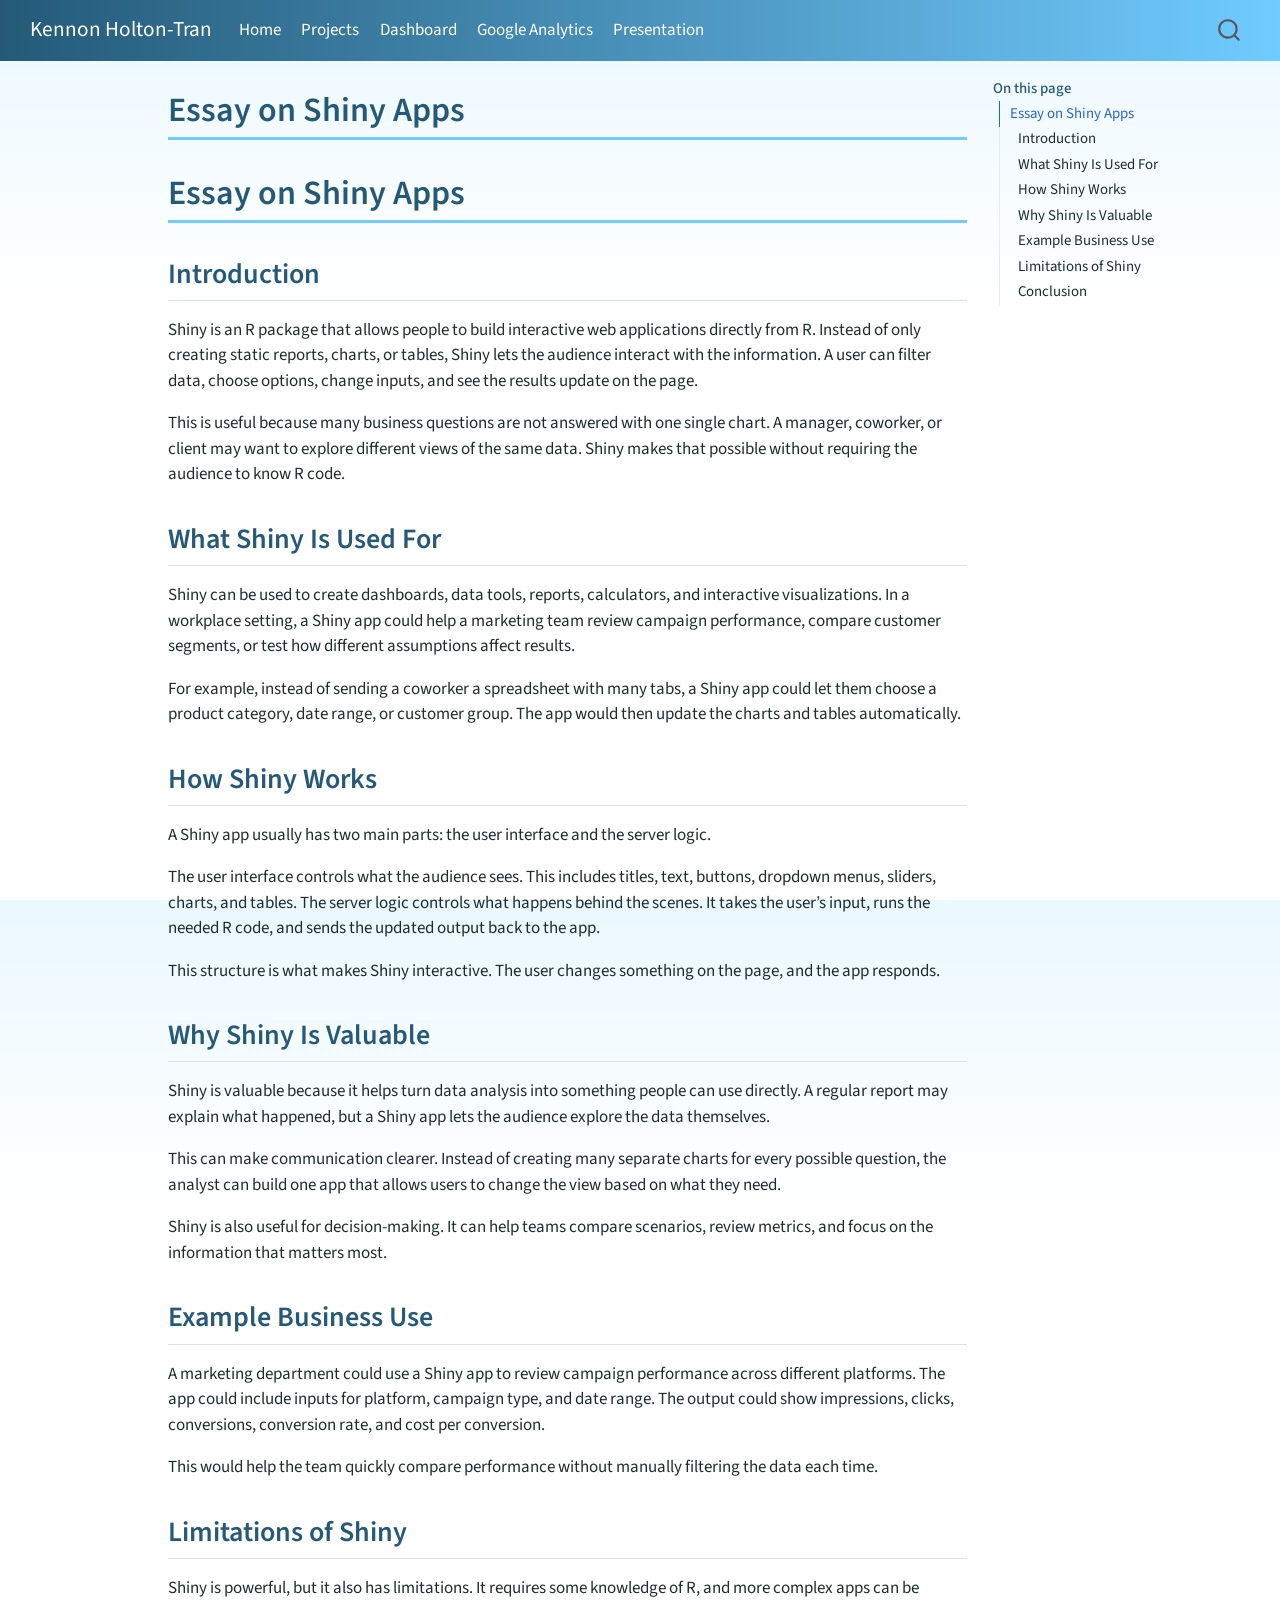
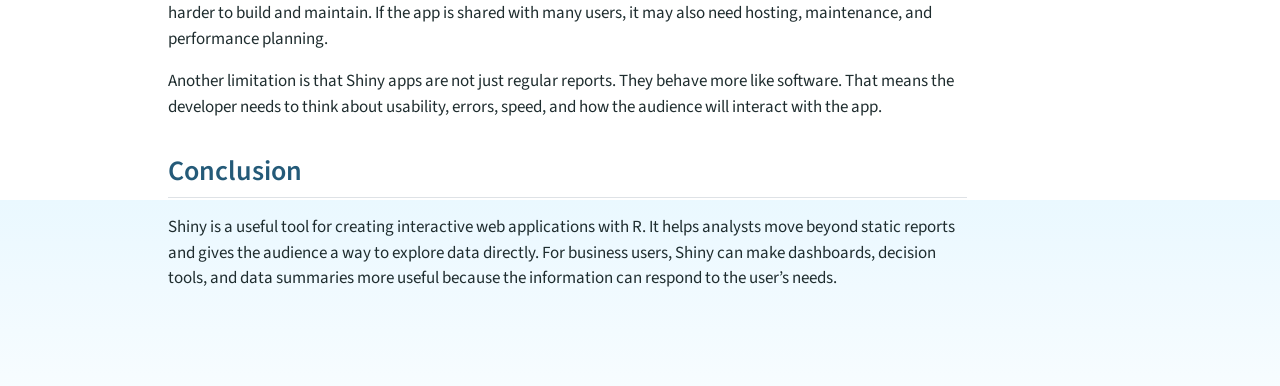
<file: docs/shiny-apps.html>
<!DOCTYPE html>
<html xmlns="http://www.w3.org/1999/xhtml" lang="en" xml:lang="en"><head>

<meta charset="utf-8">
<meta name="generator" content="quarto-1.9.37">

<meta name="viewport" content="width=device-width, initial-scale=1.0, user-scalable=yes">


<title>Essay on Shiny Apps – Kennon Holton-Tran</title>
<style>
/* Default styles provided by pandoc.
** See https://pandoc.org/MANUAL.html#variables-for-html for config info.
*/
code{white-space: pre-wrap;}
span.smallcaps{font-variant: small-caps;}
div.columns{display: flex; gap: min(4vw, 1.5em);}
div.column{flex: auto; overflow-x: auto;}
div.hanging-indent{margin-left: 1.5em; text-indent: -1.5em;}
ul.task-list{list-style: none;}
ul.task-list li input[type="checkbox"] {
  width: 0.8em;
  margin: 0 0.8em 0.2em -1em; /* quarto-specific, see https://github.com/quarto-dev/quarto-cli/issues/4556 */ 
  vertical-align: middle;
}
</style>


<script src="site_libs/quarto-nav/quarto-nav.js"></script>
<script src="site_libs/quarto-nav/headroom.min.js"></script>
<script src="site_libs/clipboard/clipboard.min.js"></script>
<script src="site_libs/quarto-search/autocomplete.umd.js"></script>
<script src="site_libs/quarto-search/fuse.min.js"></script>
<script src="site_libs/quarto-search/quarto-search.js"></script>
<meta name="quarto:offset" content="./">
<script src="site_libs/quarto-html/quarto.js" type="module"></script>
<script src="site_libs/quarto-html/tabsets/tabsets.js" type="module"></script>
<script src="site_libs/quarto-html/popper.min.js"></script>
<script src="site_libs/quarto-html/tippy.umd.min.js"></script>
<script src="site_libs/quarto-html/anchor.min.js"></script>
<link href="site_libs/quarto-html/tippy.css" rel="stylesheet">
<link href="site_libs/quarto-html/quarto-syntax-highlighting-7f8f88aac4f3542376d5c11b86a4c14d.css" rel="stylesheet" id="quarto-text-highlighting-styles">
<script src="site_libs/bootstrap/bootstrap.min.js"></script>
<link href="site_libs/bootstrap/bootstrap-icons.css" rel="stylesheet">
<link href="site_libs/bootstrap/bootstrap-a0f9fd0d421825b736dc1bbcbcba2219.min.css" rel="stylesheet" append-hash="true" id="quarto-bootstrap" data-mode="light">
<script id="quarto-search-options" type="application/json">{
  "location": "navbar",
  "copy-button": false,
  "collapse-after": 3,
  "panel-placement": "end",
  "type": "overlay",
  "limit": 50,
  "keyboard-shortcut": [
    "f",
    "/",
    "s"
  ],
  "show-item-context": false,
  "language": {
    "search-no-results-text": "No results",
    "search-matching-documents-text": "matching documents",
    "search-copy-link-title": "Copy link to search",
    "search-hide-matches-text": "Hide additional matches",
    "search-more-match-text": "more match in this document",
    "search-more-matches-text": "more matches in this document",
    "search-clear-button-title": "Clear",
    "search-text-placeholder": "",
    "search-detached-cancel-button-title": "Cancel",
    "search-submit-button-title": "Submit",
    "search-label": "Search"
  }
}</script>


<link rel="stylesheet" href="styles.css">
</head>

<body class="nav-fixed quarto-light">

<div id="quarto-search-results"></div>
  <header id="quarto-header" class="headroom fixed-top">
    <nav class="navbar navbar-expand-lg " data-bs-theme="dark">
      <div class="navbar-container container-fluid">
      <div class="navbar-brand-container mx-auto">
    <a class="navbar-brand" href="./index.html">
    <span class="navbar-title">Kennon Holton-Tran</span>
    </a>
  </div>
            <div id="quarto-search" class="" title="Search"></div>
          <button class="navbar-toggler" type="button" data-bs-toggle="collapse" data-bs-target="#navbarCollapse" aria-controls="navbarCollapse" role="menu" aria-expanded="false" aria-label="Toggle navigation" onclick="if (window.quartoToggleHeadroom) { window.quartoToggleHeadroom(); }">
  <span class="navbar-toggler-icon"></span>
</button>
          <div class="collapse navbar-collapse" id="navbarCollapse">
            <ul class="navbar-nav navbar-nav-scroll me-auto">
  <li class="nav-item">
    <a class="nav-link" href="./index.html"> 
<span class="menu-text">Home</span></a>
  </li>  
  <li class="nav-item">
    <a class="nav-link" href="./projects.html"> 
<span class="menu-text">Projects</span></a>
  </li>  
  <li class="nav-item">
    <a class="nav-link" href="./dashboard.html"> 
<span class="menu-text">Dashboard</span></a>
  </li>  
  <li class="nav-item">
    <a class="nav-link" href="./google-analytics.html"> 
<span class="menu-text">Google Analytics</span></a>
  </li>  
  <li class="nav-item">
    <a class="nav-link" href="./presentation.html"> 
<span class="menu-text">Presentation</span></a>
  </li>  
</ul>
          </div> <!-- /navcollapse -->
            <div class="quarto-navbar-tools">
</div>
      </div> <!-- /container-fluid -->
    </nav>
</header>
<!-- content -->
<div id="quarto-content" class="quarto-container page-columns page-rows-contents page-layout-article page-navbar">
<!-- sidebar -->
<!-- margin-sidebar -->
    <div id="quarto-margin-sidebar" class="sidebar margin-sidebar">
        <nav id="TOC" role="doc-toc" class="toc-active">
    <h2 id="toc-title">On this page</h2>
   
  <ul>
  <li><a href="#essay-on-shiny-apps" id="toc-essay-on-shiny-apps" class="nav-link active" data-scroll-target="#essay-on-shiny-apps">Essay on Shiny Apps</a>
  <ul class="collapse">
  <li><a href="#introduction" id="toc-introduction" class="nav-link" data-scroll-target="#introduction">Introduction</a></li>
  <li><a href="#what-shiny-is-used-for" id="toc-what-shiny-is-used-for" class="nav-link" data-scroll-target="#what-shiny-is-used-for">What Shiny Is Used For</a></li>
  <li><a href="#how-shiny-works" id="toc-how-shiny-works" class="nav-link" data-scroll-target="#how-shiny-works">How Shiny Works</a></li>
  <li><a href="#why-shiny-is-valuable" id="toc-why-shiny-is-valuable" class="nav-link" data-scroll-target="#why-shiny-is-valuable">Why Shiny Is Valuable</a></li>
  <li><a href="#example-business-use" id="toc-example-business-use" class="nav-link" data-scroll-target="#example-business-use">Example Business Use</a></li>
  <li><a href="#limitations-of-shiny" id="toc-limitations-of-shiny" class="nav-link" data-scroll-target="#limitations-of-shiny">Limitations of Shiny</a></li>
  <li><a href="#conclusion" id="toc-conclusion" class="nav-link" data-scroll-target="#conclusion">Conclusion</a></li>
  </ul></li>
  </ul>
</nav>
    </div>
<!-- main -->
<main class="content" id="quarto-document-content">

<header id="title-block-header" class="quarto-title-block default">
<div class="quarto-title">
<h1 class="title">Essay on Shiny Apps</h1>
</div>



<div class="quarto-title-meta">

    
  
    
  </div>
  


</header>


<section id="essay-on-shiny-apps" class="level1">
<h1>Essay on Shiny Apps</h1>
<section id="introduction" class="level2">
<h2 class="anchored" data-anchor-id="introduction">Introduction</h2>
<p>Shiny is an R package that allows people to build interactive web applications directly from R. Instead of only creating static reports, charts, or tables, Shiny lets the audience interact with the information. A user can filter data, choose options, change inputs, and see the results update on the page.</p>
<p>This is useful because many business questions are not answered with one single chart. A manager, coworker, or client may want to explore different views of the same data. Shiny makes that possible without requiring the audience to know R code.</p>
</section>
<section id="what-shiny-is-used-for" class="level2">
<h2 class="anchored" data-anchor-id="what-shiny-is-used-for">What Shiny Is Used For</h2>
<p>Shiny can be used to create dashboards, data tools, reports, calculators, and interactive visualizations. In a workplace setting, a Shiny app could help a marketing team review campaign performance, compare customer segments, or test how different assumptions affect results.</p>
<p>For example, instead of sending a coworker a spreadsheet with many tabs, a Shiny app could let them choose a product category, date range, or customer group. The app would then update the charts and tables automatically.</p>
</section>
<section id="how-shiny-works" class="level2">
<h2 class="anchored" data-anchor-id="how-shiny-works">How Shiny Works</h2>
<p>A Shiny app usually has two main parts: the user interface and the server logic.</p>
<p>The user interface controls what the audience sees. This includes titles, text, buttons, dropdown menus, sliders, charts, and tables. The server logic controls what happens behind the scenes. It takes the user’s input, runs the needed R code, and sends the updated output back to the app.</p>
<p>This structure is what makes Shiny interactive. The user changes something on the page, and the app responds.</p>
</section>
<section id="why-shiny-is-valuable" class="level2">
<h2 class="anchored" data-anchor-id="why-shiny-is-valuable">Why Shiny Is Valuable</h2>
<p>Shiny is valuable because it helps turn data analysis into something people can use directly. A regular report may explain what happened, but a Shiny app lets the audience explore the data themselves.</p>
<p>This can make communication clearer. Instead of creating many separate charts for every possible question, the analyst can build one app that allows users to change the view based on what they need.</p>
<p>Shiny is also useful for decision-making. It can help teams compare scenarios, review metrics, and focus on the information that matters most.</p>
</section>
<section id="example-business-use" class="level2">
<h2 class="anchored" data-anchor-id="example-business-use">Example Business Use</h2>
<p>A marketing department could use a Shiny app to review campaign performance across different platforms. The app could include inputs for platform, campaign type, and date range. The output could show impressions, clicks, conversions, conversion rate, and cost per conversion.</p>
<p>This would help the team quickly compare performance without manually filtering the data each time.</p>
</section>
<section id="limitations-of-shiny" class="level2">
<h2 class="anchored" data-anchor-id="limitations-of-shiny">Limitations of Shiny</h2>
<p>Shiny is powerful, but it also has limitations. It requires some knowledge of R, and more complex apps can be harder to build and maintain. If the app is shared with many users, it may also need hosting, maintenance, and performance planning.</p>
<p>Another limitation is that Shiny apps are not just regular reports. They behave more like software. That means the developer needs to think about usability, errors, speed, and how the audience will interact with the app.</p>
</section>
<section id="conclusion" class="level2">
<h2 class="anchored" data-anchor-id="conclusion">Conclusion</h2>
<p>Shiny is a useful tool for creating interactive web applications with R. It helps analysts move beyond static reports and gives the audience a way to explore data directly. For business users, Shiny can make dashboards, decision tools, and data summaries more useful because the information can respond to the user’s needs.</p>


</section>
</section>

</main> <!-- /main -->
<script id="quarto-html-after-body" type="application/javascript">
  window.document.addEventListener("DOMContentLoaded", function (event) {
    const icon = "";
    const anchorJS = new window.AnchorJS();
    anchorJS.options = {
      placement: 'right',
      icon: icon
    };
    anchorJS.add('.anchored');
    const isCodeAnnotation = (el) => {
      for (const clz of el.classList) {
        if (clz.startsWith('code-annotation-')) {                     
          return true;
        }
      }
      return false;
    }
    const onCopySuccess = function(e) {
      // button target
      const button = e.trigger;
      // don't keep focus
      button.blur();
      // flash "checked"
      button.classList.add('code-copy-button-checked');
      var currentTitle = button.getAttribute("title");
      button.setAttribute("title", "Copied!");
      let tooltip;
      if (window.bootstrap) {
        button.setAttribute("data-bs-toggle", "tooltip");
        button.setAttribute("data-bs-placement", "left");
        button.setAttribute("data-bs-title", "Copied!");
        tooltip = new bootstrap.Tooltip(button, 
          { trigger: "manual", 
            customClass: "code-copy-button-tooltip",
            offset: [0, -8]});
        tooltip.show();    
      }
      setTimeout(function() {
        if (tooltip) {
          tooltip.hide();
          button.removeAttribute("data-bs-title");
          button.removeAttribute("data-bs-toggle");
          button.removeAttribute("data-bs-placement");
        }
        button.setAttribute("title", currentTitle);
        button.classList.remove('code-copy-button-checked');
      }, 1000);
      // clear code selection
      e.clearSelection();
    }
    const getTextToCopy = function(trigger) {
      const outerScaffold = trigger.parentElement.cloneNode(true);
      const codeEl = outerScaffold.querySelector('code');
      for (const childEl of codeEl.children) {
        if (isCodeAnnotation(childEl)) {
          childEl.remove();
        }
      }
      return codeEl.innerText;
    }
    const clipboard = new window.ClipboardJS('.code-copy-button:not([data-in-quarto-modal])', {
      text: getTextToCopy
    });
    clipboard.on('success', onCopySuccess);
    if (window.document.getElementById('quarto-embedded-source-code-modal')) {
      const clipboardModal = new window.ClipboardJS('.code-copy-button[data-in-quarto-modal]', {
        text: getTextToCopy,
        container: window.document.getElementById('quarto-embedded-source-code-modal')
      });
      clipboardModal.on('success', onCopySuccess);
    }
      var localhostRegex = new RegExp(/^(?:http|https):\/\/localhost\:?[0-9]*\//);
      var mailtoRegex = new RegExp(/^mailto:/);
        var filterRegex = new RegExp('/' + window.location.host + '/');
      var isInternal = (href) => {
          return filterRegex.test(href) || localhostRegex.test(href) || mailtoRegex.test(href);
      }
      // Inspect non-navigation links and adorn them if external
     var links = window.document.querySelectorAll('a[href]:not(.nav-link):not(.navbar-brand):not(.toc-action):not(.sidebar-link):not(.sidebar-item-toggle):not(.pagination-link):not(.no-external):not([aria-hidden]):not(.dropdown-item):not(.quarto-navigation-tool):not(.about-link)');
      for (var i=0; i<links.length; i++) {
        const link = links[i];
        if (!isInternal(link.href)) {
          // undo the damage that might have been done by quarto-nav.js in the case of
          // links that we want to consider external
          if (link.dataset.originalHref !== undefined) {
            link.href = link.dataset.originalHref;
          }
        }
      }
    function tippyHover(el, contentFn, onTriggerFn, onUntriggerFn) {
      const config = {
        allowHTML: true,
        maxWidth: 500,
        delay: 100,
        arrow: false,
        appendTo: function(el) {
            return el.parentElement;
        },
        interactive: true,
        interactiveBorder: 10,
        theme: 'quarto',
        placement: 'bottom-start',
      };
      if (contentFn) {
        config.content = contentFn;
      }
      if (onTriggerFn) {
        config.onTrigger = onTriggerFn;
      }
      if (onUntriggerFn) {
        config.onUntrigger = onUntriggerFn;
      }
      window.tippy(el, config); 
    }
    const noterefs = window.document.querySelectorAll('a[role="doc-noteref"]');
    for (var i=0; i<noterefs.length; i++) {
      const ref = noterefs[i];
      tippyHover(ref, function() {
        // use id or data attribute instead here
        let href = ref.getAttribute('data-footnote-href') || ref.getAttribute('href');
        try { href = new URL(href).hash; } catch {}
        const id = href.replace(/^#\/?/, "");
        const note = window.document.getElementById(id);
        if (note) {
          return note.innerHTML;
        } else {
          return "";
        }
      });
    }
    const xrefs = window.document.querySelectorAll('a.quarto-xref');
    const processXRef = (id, note) => {
      // Strip column container classes
      const stripColumnClz = (el) => {
        el.classList.remove("page-full", "page-columns");
        if (el.children) {
          for (const child of el.children) {
            stripColumnClz(child);
          }
        }
      }
      stripColumnClz(note)
      if (id === null || id.startsWith('sec-')) {
        // Special case sections, only their first couple elements
        const container = document.createElement("div");
        if (note.children && note.children.length > 2) {
          container.appendChild(note.children[0].cloneNode(true));
          for (let i = 1; i < note.children.length; i++) {
            const child = note.children[i];
            if (child.tagName === "P" && child.innerText === "") {
              continue;
            } else {
              container.appendChild(child.cloneNode(true));
              break;
            }
          }
          if (window.Quarto?.typesetMath) {
            window.Quarto.typesetMath(container);
          }
          return container.innerHTML
        } else {
          if (window.Quarto?.typesetMath) {
            window.Quarto.typesetMath(note);
          }
          return note.innerHTML;
        }
      } else {
        // Remove any anchor links if they are present
        const anchorLink = note.querySelector('a.anchorjs-link');
        if (anchorLink) {
          anchorLink.remove();
        }
        if (window.Quarto?.typesetMath) {
          window.Quarto.typesetMath(note);
        }
        if (note.classList.contains("callout")) {
          return note.outerHTML;
        } else {
          return note.innerHTML;
        }
      }
    }
    for (var i=0; i<xrefs.length; i++) {
      const xref = xrefs[i];
      tippyHover(xref, undefined, function(instance) {
        instance.disable();
        let url = xref.getAttribute('href');
        let hash = undefined; 
        if (url.startsWith('#')) {
          hash = url;
        } else {
          try { hash = new URL(url).hash; } catch {}
        }
        if (hash) {
          const id = hash.replace(/^#\/?/, "");
          const note = window.document.getElementById(id);
          if (note !== null) {
            try {
              const html = processXRef(id, note.cloneNode(true));
              instance.setContent(html);
            } finally {
              instance.enable();
              instance.show();
            }
          } else {
            // See if we can fetch this
            fetch(url.split('#')[0])
            .then(res => res.text())
            .then(html => {
              const parser = new DOMParser();
              const htmlDoc = parser.parseFromString(html, "text/html");
              const note = htmlDoc.getElementById(id);
              if (note !== null) {
                const html = processXRef(id, note);
                instance.setContent(html);
              } 
            }).finally(() => {
              instance.enable();
              instance.show();
            });
          }
        } else {
          // See if we can fetch a full url (with no hash to target)
          // This is a special case and we should probably do some content thinning / targeting
          fetch(url)
          .then(res => res.text())
          .then(html => {
            const parser = new DOMParser();
            const htmlDoc = parser.parseFromString(html, "text/html");
            const note = htmlDoc.querySelector('main.content');
            if (note !== null) {
              // This should only happen for chapter cross references
              // (since there is no id in the URL)
              // remove the first header
              if (note.children.length > 0 && note.children[0].tagName === "HEADER") {
                note.children[0].remove();
              }
              const html = processXRef(null, note);
              instance.setContent(html);
            } 
          }).finally(() => {
            instance.enable();
            instance.show();
          });
        }
      }, function(instance) {
      });
    }
        let selectedAnnoteEl;
        const selectorForAnnotation = ( cell, annotation) => {
          let cellAttr = 'data-code-cell="' + cell + '"';
          let lineAttr = 'data-code-annotation="' +  annotation + '"';
          const selector = 'span[' + cellAttr + '][' + lineAttr + ']';
          return selector;
        }
        const selectCodeLines = (annoteEl) => {
          const doc = window.document;
          const targetCell = annoteEl.getAttribute("data-target-cell");
          const targetAnnotation = annoteEl.getAttribute("data-target-annotation");
          const annoteSpan = window.document.querySelector(selectorForAnnotation(targetCell, targetAnnotation));
          const lines = annoteSpan.getAttribute("data-code-lines").split(",");
          const lineIds = lines.map((line) => {
            return targetCell + "-" + line;
          })
          let top = null;
          let height = null;
          let parent = null;
          if (lineIds.length > 0) {
              //compute the position of the single el (top and bottom and make a div)
              const el = window.document.getElementById(lineIds[0]);
              top = el.offsetTop;
              height = el.offsetHeight;
              parent = el.parentElement.parentElement;
            if (lineIds.length > 1) {
              const lastEl = window.document.getElementById(lineIds[lineIds.length - 1]);
              const bottom = lastEl.offsetTop + lastEl.offsetHeight;
              height = bottom - top;
            }
            if (top !== null && height !== null && parent !== null) {
              // cook up a div (if necessary) and position it 
              let div = window.document.getElementById("code-annotation-line-highlight");
              if (div === null) {
                div = window.document.createElement("div");
                div.setAttribute("id", "code-annotation-line-highlight");
                div.style.position = 'absolute';
                parent.appendChild(div);
              }
              div.style.top = top - 2 + "px";
              div.style.height = height + 4 + "px";
              div.style.left = 0;
              let gutterDiv = window.document.getElementById("code-annotation-line-highlight-gutter");
              if (gutterDiv === null) {
                gutterDiv = window.document.createElement("div");
                gutterDiv.setAttribute("id", "code-annotation-line-highlight-gutter");
                gutterDiv.style.position = 'absolute';
                const codeCell = window.document.getElementById(targetCell);
                const gutter = codeCell.querySelector('.code-annotation-gutter');
                gutter.appendChild(gutterDiv);
              }
              gutterDiv.style.top = top - 2 + "px";
              gutterDiv.style.height = height + 4 + "px";
            }
            selectedAnnoteEl = annoteEl;
          }
        };
        const unselectCodeLines = () => {
          const elementsIds = ["code-annotation-line-highlight", "code-annotation-line-highlight-gutter"];
          elementsIds.forEach((elId) => {
            const div = window.document.getElementById(elId);
            if (div) {
              div.remove();
            }
          });
          selectedAnnoteEl = undefined;
        };
          // Handle positioning of the toggle
      window.addEventListener(
        "resize",
        throttle(() => {
          elRect = undefined;
          if (selectedAnnoteEl) {
            selectCodeLines(selectedAnnoteEl);
          }
        }, 10)
      );
      function throttle(fn, ms) {
      let throttle = false;
      let timer;
        return (...args) => {
          if(!throttle) { // first call gets through
              fn.apply(this, args);
              throttle = true;
          } else { // all the others get throttled
              if(timer) clearTimeout(timer); // cancel #2
              timer = setTimeout(() => {
                fn.apply(this, args);
                timer = throttle = false;
              }, ms);
          }
        };
      }
        // Attach click handler to the DT
        const annoteDls = window.document.querySelectorAll('dt[data-target-cell]');
        for (const annoteDlNode of annoteDls) {
          annoteDlNode.addEventListener('click', (event) => {
            const clickedEl = event.target;
            if (clickedEl !== selectedAnnoteEl) {
              unselectCodeLines();
              const activeEl = window.document.querySelector('dt[data-target-cell].code-annotation-active');
              if (activeEl) {
                activeEl.classList.remove('code-annotation-active');
              }
              selectCodeLines(clickedEl);
              clickedEl.classList.add('code-annotation-active');
            } else {
              // Unselect the line
              unselectCodeLines();
              clickedEl.classList.remove('code-annotation-active');
            }
          });
        }
    const findCites = (el) => {
      const parentEl = el.parentElement;
      if (parentEl) {
        const cites = parentEl.dataset.cites;
        if (cites) {
          return {
            el,
            cites: cites.split(' ')
          };
        } else {
          return findCites(el.parentElement)
        }
      } else {
        return undefined;
      }
    };
    var bibliorefs = window.document.querySelectorAll('a[role="doc-biblioref"]');
    for (var i=0; i<bibliorefs.length; i++) {
      const ref = bibliorefs[i];
      const citeInfo = findCites(ref);
      if (citeInfo) {
        tippyHover(citeInfo.el, function() {
          var popup = window.document.createElement('div');
          citeInfo.cites.forEach(function(cite) {
            var citeDiv = window.document.createElement('div');
            citeDiv.classList.add('hanging-indent');
            citeDiv.classList.add('csl-entry');
            var biblioDiv = window.document.getElementById('ref-' + cite);
            if (biblioDiv) {
              citeDiv.innerHTML = biblioDiv.innerHTML;
            }
            popup.appendChild(citeDiv);
          });
          return popup.innerHTML;
        });
      }
    }
  });
  </script>
</div> <!-- /content -->




</body></html>
</file>
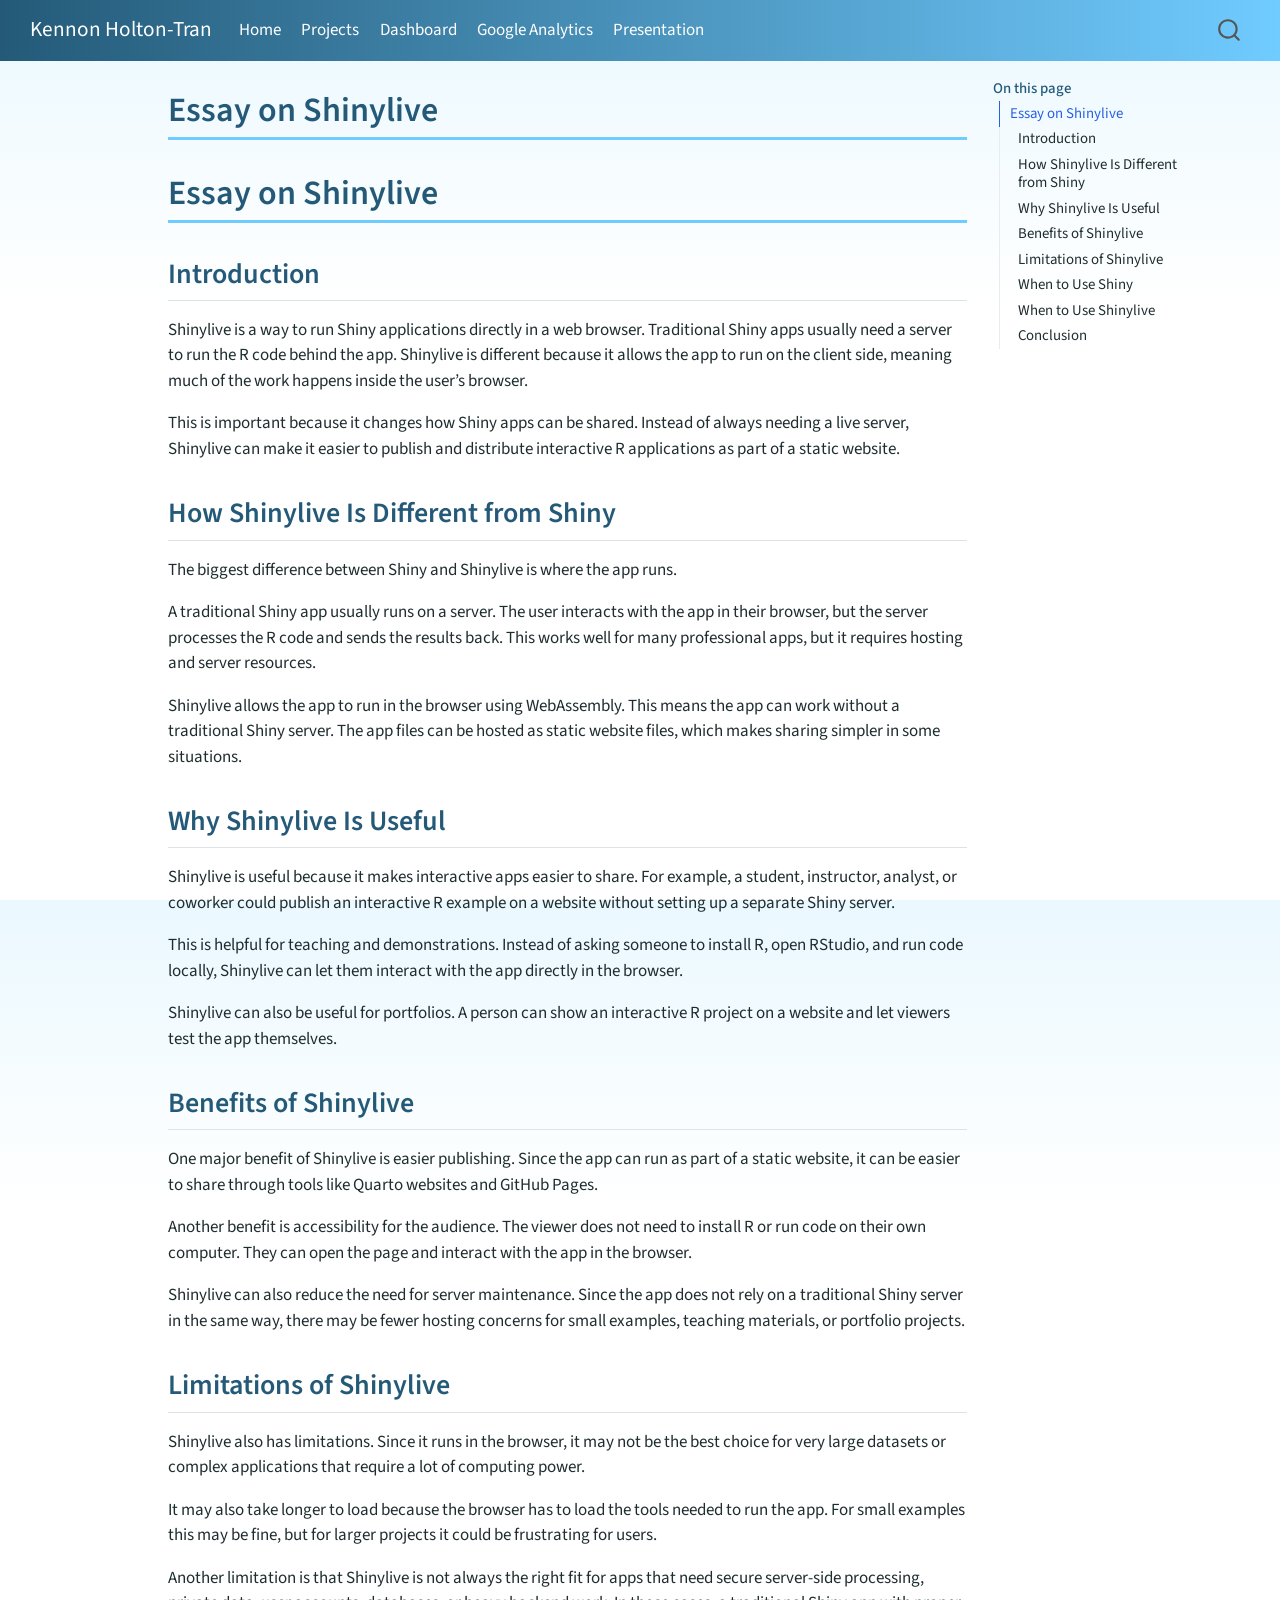
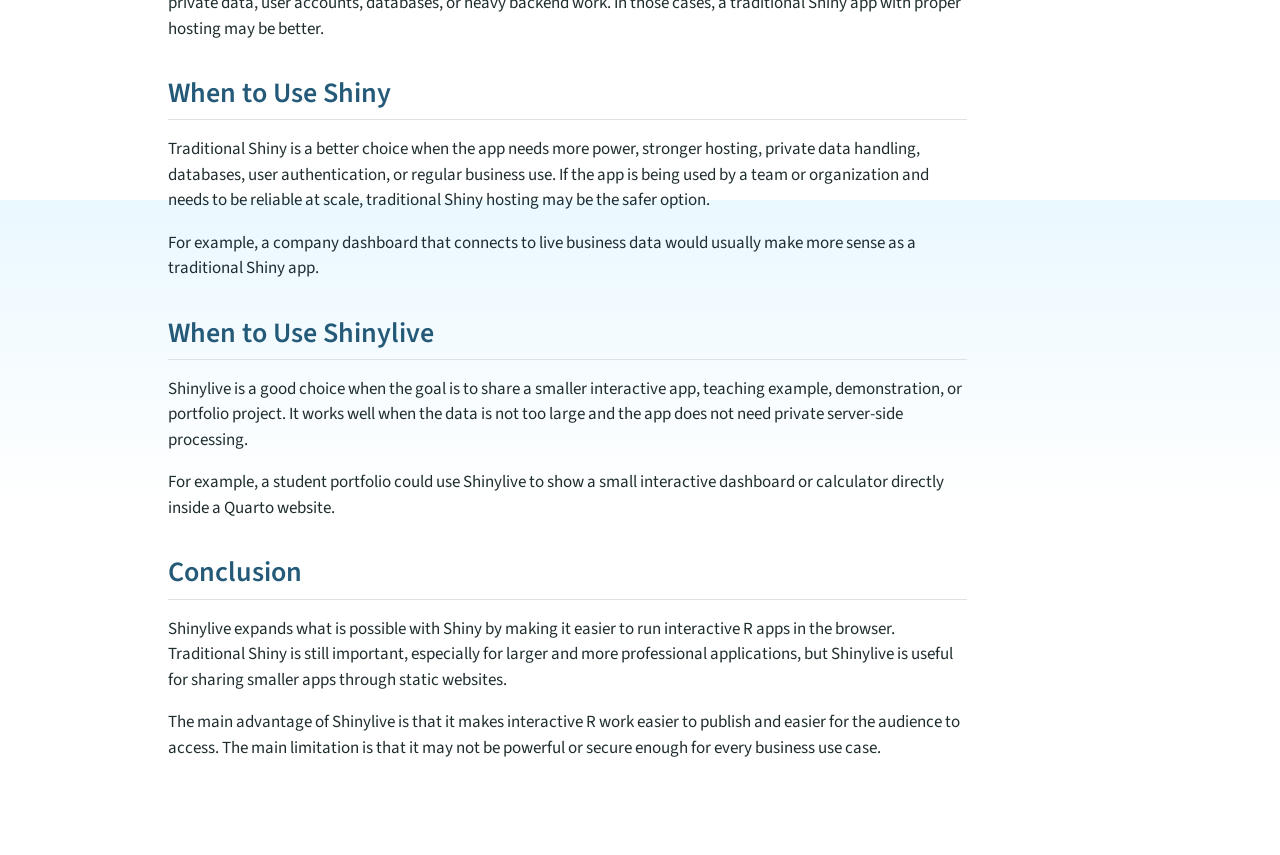
<file: docs/shinylive.html>
<!DOCTYPE html>
<html xmlns="http://www.w3.org/1999/xhtml" lang="en" xml:lang="en"><head>

<meta charset="utf-8">
<meta name="generator" content="quarto-1.9.37">

<meta name="viewport" content="width=device-width, initial-scale=1.0, user-scalable=yes">


<title>Essay on Shinylive – Kennon Holton-Tran</title>
<style>
/* Default styles provided by pandoc.
** See https://pandoc.org/MANUAL.html#variables-for-html for config info.
*/
code{white-space: pre-wrap;}
span.smallcaps{font-variant: small-caps;}
div.columns{display: flex; gap: min(4vw, 1.5em);}
div.column{flex: auto; overflow-x: auto;}
div.hanging-indent{margin-left: 1.5em; text-indent: -1.5em;}
ul.task-list{list-style: none;}
ul.task-list li input[type="checkbox"] {
  width: 0.8em;
  margin: 0 0.8em 0.2em -1em; /* quarto-specific, see https://github.com/quarto-dev/quarto-cli/issues/4556 */ 
  vertical-align: middle;
}
</style>


<script src="site_libs/quarto-nav/quarto-nav.js"></script>
<script src="site_libs/quarto-nav/headroom.min.js"></script>
<script src="site_libs/clipboard/clipboard.min.js"></script>
<script src="site_libs/quarto-search/autocomplete.umd.js"></script>
<script src="site_libs/quarto-search/fuse.min.js"></script>
<script src="site_libs/quarto-search/quarto-search.js"></script>
<meta name="quarto:offset" content="./">
<script src="site_libs/quarto-html/quarto.js" type="module"></script>
<script src="site_libs/quarto-html/tabsets/tabsets.js" type="module"></script>
<script src="site_libs/quarto-html/popper.min.js"></script>
<script src="site_libs/quarto-html/tippy.umd.min.js"></script>
<script src="site_libs/quarto-html/anchor.min.js"></script>
<link href="site_libs/quarto-html/tippy.css" rel="stylesheet">
<link href="site_libs/quarto-html/quarto-syntax-highlighting-7f8f88aac4f3542376d5c11b86a4c14d.css" rel="stylesheet" id="quarto-text-highlighting-styles">
<script src="site_libs/bootstrap/bootstrap.min.js"></script>
<link href="site_libs/bootstrap/bootstrap-icons.css" rel="stylesheet">
<link href="site_libs/bootstrap/bootstrap-a0f9fd0d421825b736dc1bbcbcba2219.min.css" rel="stylesheet" append-hash="true" id="quarto-bootstrap" data-mode="light">
<script id="quarto-search-options" type="application/json">{
  "location": "navbar",
  "copy-button": false,
  "collapse-after": 3,
  "panel-placement": "end",
  "type": "overlay",
  "limit": 50,
  "keyboard-shortcut": [
    "f",
    "/",
    "s"
  ],
  "show-item-context": false,
  "language": {
    "search-no-results-text": "No results",
    "search-matching-documents-text": "matching documents",
    "search-copy-link-title": "Copy link to search",
    "search-hide-matches-text": "Hide additional matches",
    "search-more-match-text": "more match in this document",
    "search-more-matches-text": "more matches in this document",
    "search-clear-button-title": "Clear",
    "search-text-placeholder": "",
    "search-detached-cancel-button-title": "Cancel",
    "search-submit-button-title": "Submit",
    "search-label": "Search"
  }
}</script>


<link rel="stylesheet" href="styles.css">
</head>

<body class="nav-fixed quarto-light">

<div id="quarto-search-results"></div>
  <header id="quarto-header" class="headroom fixed-top">
    <nav class="navbar navbar-expand-lg " data-bs-theme="dark">
      <div class="navbar-container container-fluid">
      <div class="navbar-brand-container mx-auto">
    <a class="navbar-brand" href="./index.html">
    <span class="navbar-title">Kennon Holton-Tran</span>
    </a>
  </div>
            <div id="quarto-search" class="" title="Search"></div>
          <button class="navbar-toggler" type="button" data-bs-toggle="collapse" data-bs-target="#navbarCollapse" aria-controls="navbarCollapse" role="menu" aria-expanded="false" aria-label="Toggle navigation" onclick="if (window.quartoToggleHeadroom) { window.quartoToggleHeadroom(); }">
  <span class="navbar-toggler-icon"></span>
</button>
          <div class="collapse navbar-collapse" id="navbarCollapse">
            <ul class="navbar-nav navbar-nav-scroll me-auto">
  <li class="nav-item">
    <a class="nav-link" href="./index.html"> 
<span class="menu-text">Home</span></a>
  </li>  
  <li class="nav-item">
    <a class="nav-link" href="./projects.html"> 
<span class="menu-text">Projects</span></a>
  </li>  
  <li class="nav-item">
    <a class="nav-link" href="./dashboard.html"> 
<span class="menu-text">Dashboard</span></a>
  </li>  
  <li class="nav-item">
    <a class="nav-link" href="./google-analytics.html"> 
<span class="menu-text">Google Analytics</span></a>
  </li>  
  <li class="nav-item">
    <a class="nav-link" href="./presentation.html"> 
<span class="menu-text">Presentation</span></a>
  </li>  
</ul>
          </div> <!-- /navcollapse -->
            <div class="quarto-navbar-tools">
</div>
      </div> <!-- /container-fluid -->
    </nav>
</header>
<!-- content -->
<div id="quarto-content" class="quarto-container page-columns page-rows-contents page-layout-article page-navbar">
<!-- sidebar -->
<!-- margin-sidebar -->
    <div id="quarto-margin-sidebar" class="sidebar margin-sidebar">
        <nav id="TOC" role="doc-toc" class="toc-active">
    <h2 id="toc-title">On this page</h2>
   
  <ul>
  <li><a href="#essay-on-shinylive" id="toc-essay-on-shinylive" class="nav-link active" data-scroll-target="#essay-on-shinylive">Essay on Shinylive</a>
  <ul class="collapse">
  <li><a href="#introduction" id="toc-introduction" class="nav-link" data-scroll-target="#introduction">Introduction</a></li>
  <li><a href="#how-shinylive-is-different-from-shiny" id="toc-how-shinylive-is-different-from-shiny" class="nav-link" data-scroll-target="#how-shinylive-is-different-from-shiny">How Shinylive Is Different from Shiny</a></li>
  <li><a href="#why-shinylive-is-useful" id="toc-why-shinylive-is-useful" class="nav-link" data-scroll-target="#why-shinylive-is-useful">Why Shinylive Is Useful</a></li>
  <li><a href="#benefits-of-shinylive" id="toc-benefits-of-shinylive" class="nav-link" data-scroll-target="#benefits-of-shinylive">Benefits of Shinylive</a></li>
  <li><a href="#limitations-of-shinylive" id="toc-limitations-of-shinylive" class="nav-link" data-scroll-target="#limitations-of-shinylive">Limitations of Shinylive</a></li>
  <li><a href="#when-to-use-shiny" id="toc-when-to-use-shiny" class="nav-link" data-scroll-target="#when-to-use-shiny">When to Use Shiny</a></li>
  <li><a href="#when-to-use-shinylive" id="toc-when-to-use-shinylive" class="nav-link" data-scroll-target="#when-to-use-shinylive">When to Use Shinylive</a></li>
  <li><a href="#conclusion" id="toc-conclusion" class="nav-link" data-scroll-target="#conclusion">Conclusion</a></li>
  </ul></li>
  </ul>
</nav>
    </div>
<!-- main -->
<main class="content" id="quarto-document-content">

<header id="title-block-header" class="quarto-title-block default">
<div class="quarto-title">
<h1 class="title">Essay on Shinylive</h1>
</div>



<div class="quarto-title-meta">

    
  
    
  </div>
  


</header>


<section id="essay-on-shinylive" class="level1">
<h1>Essay on Shinylive</h1>
<section id="introduction" class="level2">
<h2 class="anchored" data-anchor-id="introduction">Introduction</h2>
<p>Shinylive is a way to run Shiny applications directly in a web browser. Traditional Shiny apps usually need a server to run the R code behind the app. Shinylive is different because it allows the app to run on the client side, meaning much of the work happens inside the user’s browser.</p>
<p>This is important because it changes how Shiny apps can be shared. Instead of always needing a live server, Shinylive can make it easier to publish and distribute interactive R applications as part of a static website.</p>
</section>
<section id="how-shinylive-is-different-from-shiny" class="level2">
<h2 class="anchored" data-anchor-id="how-shinylive-is-different-from-shiny">How Shinylive Is Different from Shiny</h2>
<p>The biggest difference between Shiny and Shinylive is where the app runs.</p>
<p>A traditional Shiny app usually runs on a server. The user interacts with the app in their browser, but the server processes the R code and sends the results back. This works well for many professional apps, but it requires hosting and server resources.</p>
<p>Shinylive allows the app to run in the browser using WebAssembly. This means the app can work without a traditional Shiny server. The app files can be hosted as static website files, which makes sharing simpler in some situations.</p>
</section>
<section id="why-shinylive-is-useful" class="level2">
<h2 class="anchored" data-anchor-id="why-shinylive-is-useful">Why Shinylive Is Useful</h2>
<p>Shinylive is useful because it makes interactive apps easier to share. For example, a student, instructor, analyst, or coworker could publish an interactive R example on a website without setting up a separate Shiny server.</p>
<p>This is helpful for teaching and demonstrations. Instead of asking someone to install R, open RStudio, and run code locally, Shinylive can let them interact with the app directly in the browser.</p>
<p>Shinylive can also be useful for portfolios. A person can show an interactive R project on a website and let viewers test the app themselves.</p>
</section>
<section id="benefits-of-shinylive" class="level2">
<h2 class="anchored" data-anchor-id="benefits-of-shinylive">Benefits of Shinylive</h2>
<p>One major benefit of Shinylive is easier publishing. Since the app can run as part of a static website, it can be easier to share through tools like Quarto websites and GitHub Pages.</p>
<p>Another benefit is accessibility for the audience. The viewer does not need to install R or run code on their own computer. They can open the page and interact with the app in the browser.</p>
<p>Shinylive can also reduce the need for server maintenance. Since the app does not rely on a traditional Shiny server in the same way, there may be fewer hosting concerns for small examples, teaching materials, or portfolio projects.</p>
</section>
<section id="limitations-of-shinylive" class="level2">
<h2 class="anchored" data-anchor-id="limitations-of-shinylive">Limitations of Shinylive</h2>
<p>Shinylive also has limitations. Since it runs in the browser, it may not be the best choice for very large datasets or complex applications that require a lot of computing power.</p>
<p>It may also take longer to load because the browser has to load the tools needed to run the app. For small examples this may be fine, but for larger projects it could be frustrating for users.</p>
<p>Another limitation is that Shinylive is not always the right fit for apps that need secure server-side processing, private data, user accounts, databases, or heavy backend work. In those cases, a traditional Shiny app with proper hosting may be better.</p>
</section>
<section id="when-to-use-shiny" class="level2">
<h2 class="anchored" data-anchor-id="when-to-use-shiny">When to Use Shiny</h2>
<p>Traditional Shiny is a better choice when the app needs more power, stronger hosting, private data handling, databases, user authentication, or regular business use. If the app is being used by a team or organization and needs to be reliable at scale, traditional Shiny hosting may be the safer option.</p>
<p>For example, a company dashboard that connects to live business data would usually make more sense as a traditional Shiny app.</p>
</section>
<section id="when-to-use-shinylive" class="level2">
<h2 class="anchored" data-anchor-id="when-to-use-shinylive">When to Use Shinylive</h2>
<p>Shinylive is a good choice when the goal is to share a smaller interactive app, teaching example, demonstration, or portfolio project. It works well when the data is not too large and the app does not need private server-side processing.</p>
<p>For example, a student portfolio could use Shinylive to show a small interactive dashboard or calculator directly inside a Quarto website.</p>
</section>
<section id="conclusion" class="level2">
<h2 class="anchored" data-anchor-id="conclusion">Conclusion</h2>
<p>Shinylive expands what is possible with Shiny by making it easier to run interactive R apps in the browser. Traditional Shiny is still important, especially for larger and more professional applications, but Shinylive is useful for sharing smaller apps through static websites.</p>
<p>The main advantage of Shinylive is that it makes interactive R work easier to publish and easier for the audience to access. The main limitation is that it may not be powerful or secure enough for every business use case.</p>


</section>
</section>

</main> <!-- /main -->
<script id="quarto-html-after-body" type="application/javascript">
  window.document.addEventListener("DOMContentLoaded", function (event) {
    const icon = "";
    const anchorJS = new window.AnchorJS();
    anchorJS.options = {
      placement: 'right',
      icon: icon
    };
    anchorJS.add('.anchored');
    const isCodeAnnotation = (el) => {
      for (const clz of el.classList) {
        if (clz.startsWith('code-annotation-')) {                     
          return true;
        }
      }
      return false;
    }
    const onCopySuccess = function(e) {
      // button target
      const button = e.trigger;
      // don't keep focus
      button.blur();
      // flash "checked"
      button.classList.add('code-copy-button-checked');
      var currentTitle = button.getAttribute("title");
      button.setAttribute("title", "Copied!");
      let tooltip;
      if (window.bootstrap) {
        button.setAttribute("data-bs-toggle", "tooltip");
        button.setAttribute("data-bs-placement", "left");
        button.setAttribute("data-bs-title", "Copied!");
        tooltip = new bootstrap.Tooltip(button, 
          { trigger: "manual", 
            customClass: "code-copy-button-tooltip",
            offset: [0, -8]});
        tooltip.show();    
      }
      setTimeout(function() {
        if (tooltip) {
          tooltip.hide();
          button.removeAttribute("data-bs-title");
          button.removeAttribute("data-bs-toggle");
          button.removeAttribute("data-bs-placement");
        }
        button.setAttribute("title", currentTitle);
        button.classList.remove('code-copy-button-checked');
      }, 1000);
      // clear code selection
      e.clearSelection();
    }
    const getTextToCopy = function(trigger) {
      const outerScaffold = trigger.parentElement.cloneNode(true);
      const codeEl = outerScaffold.querySelector('code');
      for (const childEl of codeEl.children) {
        if (isCodeAnnotation(childEl)) {
          childEl.remove();
        }
      }
      return codeEl.innerText;
    }
    const clipboard = new window.ClipboardJS('.code-copy-button:not([data-in-quarto-modal])', {
      text: getTextToCopy
    });
    clipboard.on('success', onCopySuccess);
    if (window.document.getElementById('quarto-embedded-source-code-modal')) {
      const clipboardModal = new window.ClipboardJS('.code-copy-button[data-in-quarto-modal]', {
        text: getTextToCopy,
        container: window.document.getElementById('quarto-embedded-source-code-modal')
      });
      clipboardModal.on('success', onCopySuccess);
    }
      var localhostRegex = new RegExp(/^(?:http|https):\/\/localhost\:?[0-9]*\//);
      var mailtoRegex = new RegExp(/^mailto:/);
        var filterRegex = new RegExp('/' + window.location.host + '/');
      var isInternal = (href) => {
          return filterRegex.test(href) || localhostRegex.test(href) || mailtoRegex.test(href);
      }
      // Inspect non-navigation links and adorn them if external
     var links = window.document.querySelectorAll('a[href]:not(.nav-link):not(.navbar-brand):not(.toc-action):not(.sidebar-link):not(.sidebar-item-toggle):not(.pagination-link):not(.no-external):not([aria-hidden]):not(.dropdown-item):not(.quarto-navigation-tool):not(.about-link)');
      for (var i=0; i<links.length; i++) {
        const link = links[i];
        if (!isInternal(link.href)) {
          // undo the damage that might have been done by quarto-nav.js in the case of
          // links that we want to consider external
          if (link.dataset.originalHref !== undefined) {
            link.href = link.dataset.originalHref;
          }
        }
      }
    function tippyHover(el, contentFn, onTriggerFn, onUntriggerFn) {
      const config = {
        allowHTML: true,
        maxWidth: 500,
        delay: 100,
        arrow: false,
        appendTo: function(el) {
            return el.parentElement;
        },
        interactive: true,
        interactiveBorder: 10,
        theme: 'quarto',
        placement: 'bottom-start',
      };
      if (contentFn) {
        config.content = contentFn;
      }
      if (onTriggerFn) {
        config.onTrigger = onTriggerFn;
      }
      if (onUntriggerFn) {
        config.onUntrigger = onUntriggerFn;
      }
      window.tippy(el, config); 
    }
    const noterefs = window.document.querySelectorAll('a[role="doc-noteref"]');
    for (var i=0; i<noterefs.length; i++) {
      const ref = noterefs[i];
      tippyHover(ref, function() {
        // use id or data attribute instead here
        let href = ref.getAttribute('data-footnote-href') || ref.getAttribute('href');
        try { href = new URL(href).hash; } catch {}
        const id = href.replace(/^#\/?/, "");
        const note = window.document.getElementById(id);
        if (note) {
          return note.innerHTML;
        } else {
          return "";
        }
      });
    }
    const xrefs = window.document.querySelectorAll('a.quarto-xref');
    const processXRef = (id, note) => {
      // Strip column container classes
      const stripColumnClz = (el) => {
        el.classList.remove("page-full", "page-columns");
        if (el.children) {
          for (const child of el.children) {
            stripColumnClz(child);
          }
        }
      }
      stripColumnClz(note)
      if (id === null || id.startsWith('sec-')) {
        // Special case sections, only their first couple elements
        const container = document.createElement("div");
        if (note.children && note.children.length > 2) {
          container.appendChild(note.children[0].cloneNode(true));
          for (let i = 1; i < note.children.length; i++) {
            const child = note.children[i];
            if (child.tagName === "P" && child.innerText === "") {
              continue;
            } else {
              container.appendChild(child.cloneNode(true));
              break;
            }
          }
          if (window.Quarto?.typesetMath) {
            window.Quarto.typesetMath(container);
          }
          return container.innerHTML
        } else {
          if (window.Quarto?.typesetMath) {
            window.Quarto.typesetMath(note);
          }
          return note.innerHTML;
        }
      } else {
        // Remove any anchor links if they are present
        const anchorLink = note.querySelector('a.anchorjs-link');
        if (anchorLink) {
          anchorLink.remove();
        }
        if (window.Quarto?.typesetMath) {
          window.Quarto.typesetMath(note);
        }
        if (note.classList.contains("callout")) {
          return note.outerHTML;
        } else {
          return note.innerHTML;
        }
      }
    }
    for (var i=0; i<xrefs.length; i++) {
      const xref = xrefs[i];
      tippyHover(xref, undefined, function(instance) {
        instance.disable();
        let url = xref.getAttribute('href');
        let hash = undefined; 
        if (url.startsWith('#')) {
          hash = url;
        } else {
          try { hash = new URL(url).hash; } catch {}
        }
        if (hash) {
          const id = hash.replace(/^#\/?/, "");
          const note = window.document.getElementById(id);
          if (note !== null) {
            try {
              const html = processXRef(id, note.cloneNode(true));
              instance.setContent(html);
            } finally {
              instance.enable();
              instance.show();
            }
          } else {
            // See if we can fetch this
            fetch(url.split('#')[0])
            .then(res => res.text())
            .then(html => {
              const parser = new DOMParser();
              const htmlDoc = parser.parseFromString(html, "text/html");
              const note = htmlDoc.getElementById(id);
              if (note !== null) {
                const html = processXRef(id, note);
                instance.setContent(html);
              } 
            }).finally(() => {
              instance.enable();
              instance.show();
            });
          }
        } else {
          // See if we can fetch a full url (with no hash to target)
          // This is a special case and we should probably do some content thinning / targeting
          fetch(url)
          .then(res => res.text())
          .then(html => {
            const parser = new DOMParser();
            const htmlDoc = parser.parseFromString(html, "text/html");
            const note = htmlDoc.querySelector('main.content');
            if (note !== null) {
              // This should only happen for chapter cross references
              // (since there is no id in the URL)
              // remove the first header
              if (note.children.length > 0 && note.children[0].tagName === "HEADER") {
                note.children[0].remove();
              }
              const html = processXRef(null, note);
              instance.setContent(html);
            } 
          }).finally(() => {
            instance.enable();
            instance.show();
          });
        }
      }, function(instance) {
      });
    }
        let selectedAnnoteEl;
        const selectorForAnnotation = ( cell, annotation) => {
          let cellAttr = 'data-code-cell="' + cell + '"';
          let lineAttr = 'data-code-annotation="' +  annotation + '"';
          const selector = 'span[' + cellAttr + '][' + lineAttr + ']';
          return selector;
        }
        const selectCodeLines = (annoteEl) => {
          const doc = window.document;
          const targetCell = annoteEl.getAttribute("data-target-cell");
          const targetAnnotation = annoteEl.getAttribute("data-target-annotation");
          const annoteSpan = window.document.querySelector(selectorForAnnotation(targetCell, targetAnnotation));
          const lines = annoteSpan.getAttribute("data-code-lines").split(",");
          const lineIds = lines.map((line) => {
            return targetCell + "-" + line;
          })
          let top = null;
          let height = null;
          let parent = null;
          if (lineIds.length > 0) {
              //compute the position of the single el (top and bottom and make a div)
              const el = window.document.getElementById(lineIds[0]);
              top = el.offsetTop;
              height = el.offsetHeight;
              parent = el.parentElement.parentElement;
            if (lineIds.length > 1) {
              const lastEl = window.document.getElementById(lineIds[lineIds.length - 1]);
              const bottom = lastEl.offsetTop + lastEl.offsetHeight;
              height = bottom - top;
            }
            if (top !== null && height !== null && parent !== null) {
              // cook up a div (if necessary) and position it 
              let div = window.document.getElementById("code-annotation-line-highlight");
              if (div === null) {
                div = window.document.createElement("div");
                div.setAttribute("id", "code-annotation-line-highlight");
                div.style.position = 'absolute';
                parent.appendChild(div);
              }
              div.style.top = top - 2 + "px";
              div.style.height = height + 4 + "px";
              div.style.left = 0;
              let gutterDiv = window.document.getElementById("code-annotation-line-highlight-gutter");
              if (gutterDiv === null) {
                gutterDiv = window.document.createElement("div");
                gutterDiv.setAttribute("id", "code-annotation-line-highlight-gutter");
                gutterDiv.style.position = 'absolute';
                const codeCell = window.document.getElementById(targetCell);
                const gutter = codeCell.querySelector('.code-annotation-gutter');
                gutter.appendChild(gutterDiv);
              }
              gutterDiv.style.top = top - 2 + "px";
              gutterDiv.style.height = height + 4 + "px";
            }
            selectedAnnoteEl = annoteEl;
          }
        };
        const unselectCodeLines = () => {
          const elementsIds = ["code-annotation-line-highlight", "code-annotation-line-highlight-gutter"];
          elementsIds.forEach((elId) => {
            const div = window.document.getElementById(elId);
            if (div) {
              div.remove();
            }
          });
          selectedAnnoteEl = undefined;
        };
          // Handle positioning of the toggle
      window.addEventListener(
        "resize",
        throttle(() => {
          elRect = undefined;
          if (selectedAnnoteEl) {
            selectCodeLines(selectedAnnoteEl);
          }
        }, 10)
      );
      function throttle(fn, ms) {
      let throttle = false;
      let timer;
        return (...args) => {
          if(!throttle) { // first call gets through
              fn.apply(this, args);
              throttle = true;
          } else { // all the others get throttled
              if(timer) clearTimeout(timer); // cancel #2
              timer = setTimeout(() => {
                fn.apply(this, args);
                timer = throttle = false;
              }, ms);
          }
        };
      }
        // Attach click handler to the DT
        const annoteDls = window.document.querySelectorAll('dt[data-target-cell]');
        for (const annoteDlNode of annoteDls) {
          annoteDlNode.addEventListener('click', (event) => {
            const clickedEl = event.target;
            if (clickedEl !== selectedAnnoteEl) {
              unselectCodeLines();
              const activeEl = window.document.querySelector('dt[data-target-cell].code-annotation-active');
              if (activeEl) {
                activeEl.classList.remove('code-annotation-active');
              }
              selectCodeLines(clickedEl);
              clickedEl.classList.add('code-annotation-active');
            } else {
              // Unselect the line
              unselectCodeLines();
              clickedEl.classList.remove('code-annotation-active');
            }
          });
        }
    const findCites = (el) => {
      const parentEl = el.parentElement;
      if (parentEl) {
        const cites = parentEl.dataset.cites;
        if (cites) {
          return {
            el,
            cites: cites.split(' ')
          };
        } else {
          return findCites(el.parentElement)
        }
      } else {
        return undefined;
      }
    };
    var bibliorefs = window.document.querySelectorAll('a[role="doc-biblioref"]');
    for (var i=0; i<bibliorefs.length; i++) {
      const ref = bibliorefs[i];
      const citeInfo = findCites(ref);
      if (citeInfo) {
        tippyHover(citeInfo.el, function() {
          var popup = window.document.createElement('div');
          citeInfo.cites.forEach(function(cite) {
            var citeDiv = window.document.createElement('div');
            citeDiv.classList.add('hanging-indent');
            citeDiv.classList.add('csl-entry');
            var biblioDiv = window.document.getElementById('ref-' + cite);
            if (biblioDiv) {
              citeDiv.innerHTML = biblioDiv.innerHTML;
            }
            popup.appendChild(citeDiv);
          });
          return popup.innerHTML;
        });
      }
    }
  });
  </script>
</div> <!-- /content -->




</body></html>
</file>
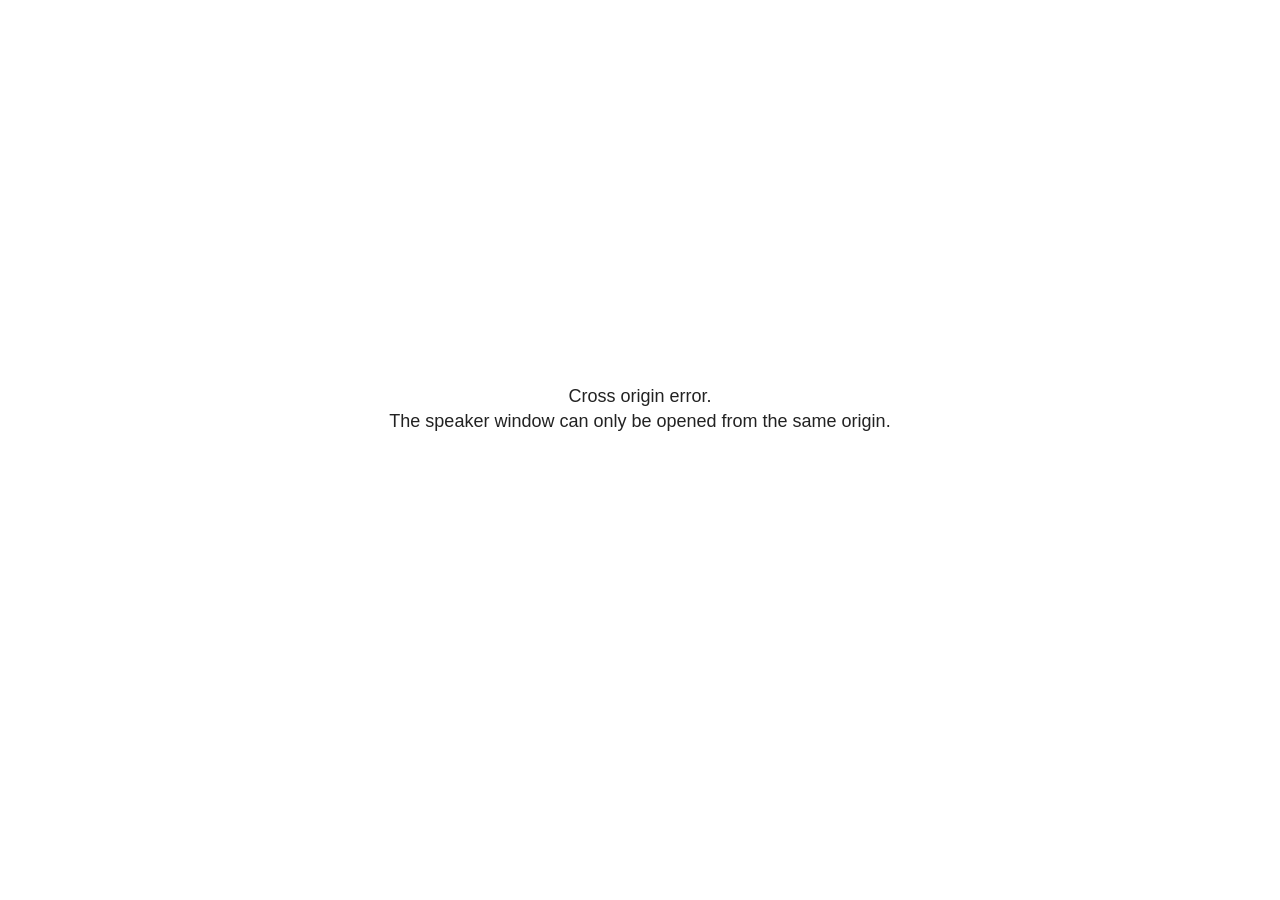
<file: docs/site_libs/revealjs/plugin/notes/speaker-view.html>
<!--
	NOTE: You need to build the notes plugin after making changes to this file.
-->
<html lang="en">
	<head>
		<meta charset="utf-8">

		<title>reveal.js - Speaker View</title>

		<style>
			body {
				font-family: Helvetica;
				font-size: 18px;
			}

			#current-slide,
			#upcoming-slide,
			#speaker-controls {
				padding: 6px;
				box-sizing: border-box;
				-moz-box-sizing: border-box;
			}

			#current-slide iframe,
			#upcoming-slide iframe {
				width: 100%;
				height: 100%;
				border: 1px solid #ddd;
			}

			#current-slide .label,
			#upcoming-slide .label {
				position: absolute;
				top: 10px;
				left: 10px;
				z-index: 2;
			}

			#connection-status {
				position: absolute;
				top: 0;
				left: 0;
				width: 100%;
				height: 100%;
				z-index: 20;
				padding: 30% 20% 20% 20%;
				font-size: 18px;
				color: #222;
				background: #fff;
				text-align: center;
				box-sizing: border-box;
				line-height: 1.4;
			}

			.overlay-element {
				height: 34px;
				line-height: 34px;
				padding: 0 10px;
				text-shadow: none;
				background: rgba( 220, 220, 220, 0.8 );
				color: #222;
				font-size: 14px;
			}

			.overlay-element.interactive:hover {
				background: rgba( 220, 220, 220, 1 );
			}

			#current-slide {
				position: absolute;
				width: 60%;
				height: 100%;
				top: 0;
				left: 0;
				padding-right: 0;
			}

			#upcoming-slide {
				position: absolute;
				width: 40%;
				height: 40%;
				right: 0;
				top: 0;
			}

			/* Speaker controls */
			#speaker-controls {
				position: absolute;
				top: 40%;
				right: 0;
				width: 40%;
				height: 60%;
				overflow: auto;
				font-size: 18px;
			}

				.speaker-controls-time.hidden,
				.speaker-controls-notes.hidden {
					display: none;
				}

				.speaker-controls-time .label,
				.speaker-controls-pace .label,
				.speaker-controls-notes .label {
					text-transform: uppercase;
					font-weight: normal;
					font-size: 0.66em;
					color: #666;
					margin: 0;
				}

				.speaker-controls-time, .speaker-controls-pace {
					border-bottom: 1px solid rgba( 200, 200, 200, 0.5 );
					margin-bottom: 10px;
					padding: 10px 16px;
					padding-bottom: 20px;
					cursor: pointer;
				}

				.speaker-controls-time .reset-button {
					opacity: 0;
					float: right;
					color: #666;
					text-decoration: none;
				}
				.speaker-controls-time:hover .reset-button {
					opacity: 1;
				}

				.speaker-controls-time .timer,
				.speaker-controls-time .clock {
					width: 50%;
				}

				.speaker-controls-time .timer,
				.speaker-controls-time .clock,
				.speaker-controls-time .pacing .hours-value,
				.speaker-controls-time .pacing .minutes-value,
				.speaker-controls-time .pacing .seconds-value {
					font-size: 1.9em;
				}

				.speaker-controls-time .timer {
					float: left;
				}

				.speaker-controls-time .clock {
					float: right;
					text-align: right;
				}

				.speaker-controls-time span.mute {
					opacity: 0.3;
				}

				.speaker-controls-time .pacing-title {
					margin-top: 5px;
				}

				.speaker-controls-time .pacing.ahead {
					color: blue;
				}

				.speaker-controls-time .pacing.on-track {
					color: green;
				}

				.speaker-controls-time .pacing.behind {
					color: red;
				}

				.speaker-controls-notes {
					padding: 10px 16px;
				}

				.speaker-controls-notes .value {
					margin-top: 5px;
					line-height: 1.4;
					font-size: 1.2em;
				}

			/* Layout selector */
			#speaker-layout {
				position: absolute;
				top: 10px;
				right: 10px;
				color: #222;
				z-index: 10;
			}
				#speaker-layout select {
					position: absolute;
					width: 100%;
					height: 100%;
					top: 0;
					left: 0;
					border: 0;
					box-shadow: 0;
					cursor: pointer;
					opacity: 0;

					font-size: 1em;
					background-color: transparent;

					-moz-appearance: none;
					-webkit-appearance: none;
					-webkit-tap-highlight-color: rgba(0, 0, 0, 0);
				}

				#speaker-layout select:focus {
					outline: none;
					box-shadow: none;
				}

			.clear {
				clear: both;
			}

			/* Speaker layout: Wide */
			body[data-speaker-layout="wide"] #current-slide,
			body[data-speaker-layout="wide"] #upcoming-slide {
				width: 50%;
				height: 45%;
				padding: 6px;
			}

			body[data-speaker-layout="wide"] #current-slide {
				top: 0;
				left: 0;
			}

			body[data-speaker-layout="wide"] #upcoming-slide {
				top: 0;
				left: 50%;
			}

			body[data-speaker-layout="wide"] #speaker-controls {
				top: 45%;
				left: 0;
				width: 100%;
				height: 50%;
				font-size: 1.25em;
			}

			/* Speaker layout: Tall */
			body[data-speaker-layout="tall"] #current-slide,
			body[data-speaker-layout="tall"] #upcoming-slide {
				width: 45%;
				height: 50%;
				padding: 6px;
			}

			body[data-speaker-layout="tall"] #current-slide {
				top: 0;
				left: 0;
			}

			body[data-speaker-layout="tall"] #upcoming-slide {
				top: 50%;
				left: 0;
			}

			body[data-speaker-layout="tall"] #speaker-controls {
				padding-top: 40px;
				top: 0;
				left: 45%;
				width: 55%;
				height: 100%;
				font-size: 1.25em;
			}

			/* Speaker layout: Notes only */
			body[data-speaker-layout="notes-only"] #current-slide,
			body[data-speaker-layout="notes-only"] #upcoming-slide {
				display: none;
			}

			body[data-speaker-layout="notes-only"] #speaker-controls {
				padding-top: 40px;
				top: 0;
				left: 0;
				width: 100%;
				height: 100%;
				font-size: 1.25em;
			}

			@media screen and (max-width: 1080px) {
				body[data-speaker-layout="default"] #speaker-controls {
					font-size: 16px;
				}
			}

			@media screen and (max-width: 900px) {
				body[data-speaker-layout="default"] #speaker-controls {
					font-size: 14px;
				}
			}

			@media screen and (max-width: 800px) {
				body[data-speaker-layout="default"] #speaker-controls {
					font-size: 12px;
				}
			}

		</style>
	</head>

	<body>

		<div id="connection-status">Loading speaker view...</div>

		<div id="current-slide"></div>
		<div id="upcoming-slide"><span class="overlay-element label">Upcoming</span></div>
		<div id="speaker-controls">
			<div class="speaker-controls-time">
				<h4 class="label">Time <span class="reset-button">Click to Reset</span></h4>
				<div class="clock">
					<span class="clock-value">0:00 AM</span>
				</div>
				<div class="timer">
					<span class="hours-value">00</span><span class="minutes-value">:00</span><span class="seconds-value">:00</span>
				</div>
				<div class="clear"></div>

				<h4 class="label pacing-title" style="display: none">Pacing – Time to finish current slide</h4>
				<div class="pacing" style="display: none">
					<span class="hours-value">00</span><span class="minutes-value">:00</span><span class="seconds-value">:00</span>
				</div>
			</div>

			<div class="speaker-controls-notes hidden">
				<h4 class="label">Notes</h4>
				<div class="value"></div>
			</div>
		</div>
		<div id="speaker-layout" class="overlay-element interactive">
			<span class="speaker-layout-label"></span>
			<select class="speaker-layout-dropdown"></select>
		</div>

		<script>

			(function() {

				var notes,
					notesValue,
					currentState,
					currentSlide,
					upcomingSlide,
					layoutLabel,
					layoutDropdown,
					pendingCalls = {},
					lastRevealApiCallId = 0,
					connected = false

				var connectionStatus = document.querySelector( '#connection-status' );

				var SPEAKER_LAYOUTS = {
					'default': 'Default',
					'wide': 'Wide',
					'tall': 'Tall',
					'notes-only': 'Notes only'
				};

				setupLayout();

				let openerOrigin;

				try {
					openerOrigin = window.opener.location.origin;
				}
				catch ( error ) { console.warn( error ) }

				// In order to prevent XSS, the speaker view will only run if its
				// opener has the same origin as itself
				if( window.location.origin !== openerOrigin ) {
					connectionStatus.innerHTML = 'Cross origin error.<br>The speaker window can only be opened from the same origin.';
					return;
				}

				var connectionTimeout = setTimeout( function() {
					connectionStatus.innerHTML = 'Error connecting to main window.<br>Please try closing and reopening the speaker view.';
				}, 5000 );

				window.addEventListener( 'message', function( event ) {

					// Validate the origin of all messages to avoid parsing messages
					// that aren't meant for us. Ignore when running off file:// so
					// that the speaker view continues to work without a web server.
					if( window.location.origin !== event.origin && window.location.origin !== 'file://' ) {
						return
					}

					clearTimeout( connectionTimeout );
					connectionStatus.style.display = 'none';

					var data = JSON.parse( event.data );

					// The overview mode is only useful to the reveal.js instance
					// where navigation occurs so we don't sync it
					if( data.state ) delete data.state.overview;

					// Messages sent by the notes plugin inside of the main window
					if( data && data.namespace === 'reveal-notes' ) {
						if( data.type === 'connect' ) {
							handleConnectMessage( data );
						}
						else if( data.type === 'state' ) {
							handleStateMessage( data );
						}
						else if( data.type === 'return' ) {
							pendingCalls[data.callId](data.result);
							delete pendingCalls[data.callId];
						}
					}
					// Messages sent by the reveal.js inside of the current slide preview
					else if( data && data.namespace === 'reveal' ) {
						if( /ready/.test( data.eventName ) ) {
							// Send a message back to notify that the handshake is complete
							window.opener.postMessage( JSON.stringify({ namespace: 'reveal-notes', type: 'connected'} ), '*' );
						}
						else if( /slidechanged|fragmentshown|fragmenthidden|paused|resumed/.test( data.eventName ) && currentState !== JSON.stringify( data.state ) ) {

							dispatchStateToMainWindow( data.state );

						}
					}

				} );

				/**
				 * Updates the presentation in the main window to match the state
				 * of the presentation in the notes window.
				 */
				const dispatchStateToMainWindow = debounce(( state ) => {
					window.opener.postMessage( JSON.stringify({ method: 'setState', args: [ state ]} ), '*' );
				}, 500);

				/**
				 * Asynchronously calls the Reveal.js API of the main frame.
				 */
				function callRevealApi( methodName, methodArguments, callback ) {

					var callId = ++lastRevealApiCallId;
					pendingCalls[callId] = callback;
					window.opener.postMessage( JSON.stringify( {
						namespace: 'reveal-notes',
						type: 'call',
						callId: callId,
						methodName: methodName,
						arguments: methodArguments
					} ), '*' );

				}

				/**
				 * Called when the main window is trying to establish a
				 * connection.
				 */
				function handleConnectMessage( data ) {

					if( connected === false ) {
						connected = true;

						setupIframes( data );
						setupKeyboard();
						setupNotes();
						setupTimer();
						setupHeartbeat();
					}

				}

				/**
				 * Called when the main window sends an updated state.
				 */
				function handleStateMessage( data ) {

					// Store the most recently set state to avoid circular loops
					// applying the same state
					currentState = JSON.stringify( data.state );

					// No need for updating the notes in case of fragment changes
					if ( data.notes ) {
						notes.classList.remove( 'hidden' );
						notesValue.style.whiteSpace = data.whitespace;
						if( data.markdown ) {
							notesValue.innerHTML = marked( data.notes );
						}
						else {
							notesValue.innerHTML = data.notes;
						}
					}
					else {
						notes.classList.add( 'hidden' );
					}

					// Update the note slides
					currentSlide.contentWindow.postMessage( JSON.stringify({ method: 'setState', args: [ data.state ] }), '*' );
					upcomingSlide.contentWindow.postMessage( JSON.stringify({ method: 'setState', args: [ data.state ] }), '*' );
					upcomingSlide.contentWindow.postMessage( JSON.stringify({ method: 'next' }), '*' );

				}

				// Limit to max one state update per X ms
				handleStateMessage = debounce( handleStateMessage, 200 );

				/**
				 * Forward keyboard events to the current slide window.
				 * This enables keyboard events to work even if focus
				 * isn't set on the current slide iframe.
				 *
				 * Block F5 default handling, it reloads and disconnects
				 * the speaker notes window.
				 */
				function setupKeyboard() {

					document.addEventListener( 'keydown', function( event ) {
						if( event.keyCode === 116 || ( event.metaKey && event.keyCode === 82 ) ) {
							event.preventDefault();
							return false;
						}
						currentSlide.contentWindow.postMessage( JSON.stringify({ method: 'triggerKey', args: [ event.keyCode ] }), '*' );
					} );

				}

				/**
				 * Creates the preview iframes.
				 */
				function setupIframes( data ) {

					var params = [
						'receiver',
						'progress=false',
						'history=false',
						'transition=none',
						'autoSlide=0',
						'backgroundTransition=none'
					].join( '&' );

					var urlSeparator = /\?/.test(data.url) ? '&' : '?';
					var hash = '#/' + data.state.indexh + '/' + data.state.indexv;
					var currentURL = data.url + urlSeparator + params + '&scrollActivationWidth=false&postMessageEvents=true' + hash;
					var upcomingURL = data.url + urlSeparator + params + '&scrollActivationWidth=false&controls=false' + hash;

					currentSlide = document.createElement( 'iframe' );
					currentSlide.setAttribute( 'width', 1280 );
					currentSlide.setAttribute( 'height', 1024 );
					currentSlide.setAttribute( 'src', currentURL );
					document.querySelector( '#current-slide' ).appendChild( currentSlide );

					upcomingSlide = document.createElement( 'iframe' );
					upcomingSlide.setAttribute( 'width', 640 );
					upcomingSlide.setAttribute( 'height', 512 );
					upcomingSlide.setAttribute( 'src', upcomingURL );
					document.querySelector( '#upcoming-slide' ).appendChild( upcomingSlide );

				}

				/**
				 * Setup the notes UI.
				 */
				function setupNotes() {

					notes = document.querySelector( '.speaker-controls-notes' );
					notesValue = document.querySelector( '.speaker-controls-notes .value' );

				}

				/**
				 * We send out a heartbeat at all times to ensure we can
				 * reconnect with the main presentation window after reloads.
				 */
				function setupHeartbeat() {

					setInterval( () => {
						window.opener.postMessage( JSON.stringify({ namespace: 'reveal-notes', type: 'heartbeat'} ), '*' );
					}, 1000 );

				}

				function getTimings( callback ) {

					callRevealApi( 'getSlidesAttributes', [], function ( slideAttributes ) {
						callRevealApi( 'getConfig', [], function ( config ) {
							var totalTime = config.totalTime;
							var minTimePerSlide = config.minimumTimePerSlide || 0;
							var defaultTiming = config.defaultTiming;
							if ((defaultTiming == null) && (totalTime == null)) {
								callback(null);
								return;
							}
							// Setting totalTime overrides defaultTiming
							if (totalTime) {
								defaultTiming = 0;
							}
							var timings = [];
							for ( var i in slideAttributes ) {
								var slide = slideAttributes[ i ];
								var timing = defaultTiming;
								if( slide.hasOwnProperty( 'data-timing' )) {
									var t = slide[ 'data-timing' ];
									timing = parseInt(t);
									if( isNaN(timing) ) {
										console.warn("Could not parse timing '" + t + "' of slide " + i + "; using default of " + defaultTiming);
										timing = defaultTiming;
									}
								}
								timings.push(timing);
							}
							if ( totalTime ) {
								// After we've allocated time to individual slides, we summarize it and
								// subtract it from the total time
								var remainingTime = totalTime - timings.reduce( function(a, b) { return a + b; }, 0 );
								// The remaining time is divided by the number of slides that have 0 seconds
								// allocated at the moment, giving the average time-per-slide on the remaining slides
								var remainingSlides = (timings.filter( function(x) { return x == 0 }) ).length
								var timePerSlide = Math.round( remainingTime / remainingSlides, 0 )
								// And now we replace every zero-value timing with that average
								timings = timings.map( function(x) { return (x==0 ? timePerSlide : x) } );
							}
							var slidesUnderMinimum = timings.filter( function(x) { return (x < minTimePerSlide) } ).length
							if ( slidesUnderMinimum ) {
								message = "The pacing time for " + slidesUnderMinimum + " slide(s) is under the configured minimum of " + minTimePerSlide + " seconds. Check the data-timing attribute on individual slides, or consider increasing the totalTime or minimumTimePerSlide configuration options (or removing some slides).";
								alert(message);
							}
							callback( timings );
						} );
					} );

				}

				/**
				 * Return the number of seconds allocated for presenting
				 * all slides up to and including this one.
				 */
				function getTimeAllocated( timings, callback ) {

					callRevealApi( 'getSlidePastCount', [], function ( currentSlide ) {
						var allocated = 0;
						for (var i in timings.slice(0, currentSlide + 1)) {
							allocated += timings[i];
						}
						callback( allocated );
					} );

				}

				/**
				 * Create the timer and clock and start updating them
				 * at an interval.
				 */
				function setupTimer() {

					var start = new Date(),
					timeEl = document.querySelector( '.speaker-controls-time' ),
					clockEl = timeEl.querySelector( '.clock-value' ),
					hoursEl = timeEl.querySelector( '.hours-value' ),
					minutesEl = timeEl.querySelector( '.minutes-value' ),
					secondsEl = timeEl.querySelector( '.seconds-value' ),
					pacingTitleEl = timeEl.querySelector( '.pacing-title' ),
					pacingEl = timeEl.querySelector( '.pacing' ),
					pacingHoursEl = pacingEl.querySelector( '.hours-value' ),
					pacingMinutesEl = pacingEl.querySelector( '.minutes-value' ),
					pacingSecondsEl = pacingEl.querySelector( '.seconds-value' );

					var timings = null;
					getTimings( function ( _timings ) {

						timings = _timings;
						if (_timings !== null) {
							pacingTitleEl.style.removeProperty('display');
							pacingEl.style.removeProperty('display');
						}

						// Update once directly
						_updateTimer();

						// Then update every second
						setInterval( _updateTimer, 1000 );

					} );


					function _resetTimer() {

						if (timings == null) {
							start = new Date();
							_updateTimer();
						}
						else {
							// Reset timer to beginning of current slide
							getTimeAllocated( timings, function ( slideEndTimingSeconds ) {
								var slideEndTiming = slideEndTimingSeconds * 1000;
								callRevealApi( 'getSlidePastCount', [], function ( currentSlide ) {
									var currentSlideTiming = timings[currentSlide] * 1000;
									var previousSlidesTiming = slideEndTiming - currentSlideTiming;
									var now = new Date();
									start = new Date(now.getTime() - previousSlidesTiming);
									_updateTimer();
								} );
							} );
						}

					}

					timeEl.addEventListener( 'click', function() {
						_resetTimer();
						return false;
					} );

					function _displayTime( hrEl, minEl, secEl, time) {

						var sign = Math.sign(time) == -1 ? "-" : "";
						time = Math.abs(Math.round(time / 1000));
						var seconds = time % 60;
						var minutes = Math.floor( time / 60 ) % 60 ;
						var hours = Math.floor( time / ( 60 * 60 )) ;
						hrEl.innerHTML = sign + zeroPadInteger( hours );
						if (hours == 0) {
							hrEl.classList.add( 'mute' );
						}
						else {
							hrEl.classList.remove( 'mute' );
						}
						minEl.innerHTML = ':' + zeroPadInteger( minutes );
						if (hours == 0 && minutes == 0) {
							minEl.classList.add( 'mute' );
						}
						else {
							minEl.classList.remove( 'mute' );
						}
						secEl.innerHTML = ':' + zeroPadInteger( seconds );
					}

					function _updateTimer() {

						var diff, hours, minutes, seconds,
						now = new Date();

						diff = now.getTime() - start.getTime();

						clockEl.innerHTML = now.toLocaleTimeString( 'en-US', { hour12: true, hour: '2-digit', minute:'2-digit' } );
						_displayTime( hoursEl, minutesEl, secondsEl, diff );
						if (timings !== null) {
							_updatePacing(diff);
						}

					}

					function _updatePacing(diff) {

						getTimeAllocated( timings, function ( slideEndTimingSeconds ) {
							var slideEndTiming = slideEndTimingSeconds * 1000;

							callRevealApi( 'getSlidePastCount', [], function ( currentSlide ) {
								var currentSlideTiming = timings[currentSlide] * 1000;
								var timeLeftCurrentSlide = slideEndTiming - diff;
								if (timeLeftCurrentSlide < 0) {
									pacingEl.className = 'pacing behind';
								}
								else if (timeLeftCurrentSlide < currentSlideTiming) {
									pacingEl.className = 'pacing on-track';
								}
								else {
									pacingEl.className = 'pacing ahead';
								}
								_displayTime( pacingHoursEl, pacingMinutesEl, pacingSecondsEl, timeLeftCurrentSlide );
							} );
						} );
					}

				}

				/**
				 * Sets up the speaker view layout and layout selector.
				 */
				function setupLayout() {

					layoutDropdown = document.querySelector( '.speaker-layout-dropdown' );
					layoutLabel = document.querySelector( '.speaker-layout-label' );

					// Render the list of available layouts
					for( var id in SPEAKER_LAYOUTS ) {
						var option = document.createElement( 'option' );
						option.setAttribute( 'value', id );
						option.textContent = SPEAKER_LAYOUTS[ id ];
						layoutDropdown.appendChild( option );
					}

					// Monitor the dropdown for changes
					layoutDropdown.addEventListener( 'change', function( event ) {

						setLayout( layoutDropdown.value );

					}, false );

					// Restore any currently persisted layout
					setLayout( getLayout() );

				}

				/**
				 * Sets a new speaker view layout. The layout is persisted
				 * in local storage.
				 */
				function setLayout( value ) {

					var title = SPEAKER_LAYOUTS[ value ];

					layoutLabel.innerHTML = 'Layout' + ( title ? ( ': ' + title ) : '' );
					layoutDropdown.value = value;

					document.body.setAttribute( 'data-speaker-layout', value );

					// Persist locally
					if( supportsLocalStorage() ) {
						window.localStorage.setItem( 'reveal-speaker-layout', value );
					}

				}

				/**
				 * Returns the ID of the most recently set speaker layout
				 * or our default layout if none has been set.
				 */
				function getLayout() {

					if( supportsLocalStorage() ) {
						var layout = window.localStorage.getItem( 'reveal-speaker-layout' );
						if( layout ) {
							return layout;
						}
					}

					// Default to the first record in the layouts hash
					for( var id in SPEAKER_LAYOUTS ) {
						return id;
					}

				}

				function supportsLocalStorage() {

					try {
						localStorage.setItem('test', 'test');
						localStorage.removeItem('test');
						return true;
					}
					catch( e ) {
						return false;
					}

				}

				function zeroPadInteger( num ) {

					var str = '00' + parseInt( num );
					return str.substring( str.length - 2 );

				}

				/**
				 * Limits the frequency at which a function can be called.
				 */
				function debounce( fn, ms ) {

					var lastTime = 0,
						timeout;

					return function() {

						var args = arguments;
						var context = this;

						clearTimeout( timeout );

						var timeSinceLastCall = Date.now() - lastTime;
						if( timeSinceLastCall > ms ) {
							fn.apply( context, args );
							lastTime = Date.now();
						}
						else {
							timeout = setTimeout( function() {
								fn.apply( context, args );
								lastTime = Date.now();
							}, ms - timeSinceLastCall );
						}

					}

				}

			})();

		</script>
	</body>
</html>
</file>
<file: docs/site_libs/quarto-html/tippy.css>
.tippy-box[data-animation=fade][data-state=hidden]{opacity:0}[data-tippy-root]{max-width:calc(100vw - 10px)}.tippy-box{position:relative;background-color:#333;color:#fff;border-radius:4px;font-size:14px;line-height:1.4;white-space:normal;outline:0;transition-property:transform,visibility,opacity}.tippy-box[data-placement^=top]>.tippy-arrow{bottom:0}.tippy-box[data-placement^=top]>.tippy-arrow:before{bottom:-7px;left:0;border-width:8px 8px 0;border-top-color:initial;transform-origin:center top}.tippy-box[data-placement^=bottom]>.tippy-arrow{top:0}.tippy-box[data-placement^=bottom]>.tippy-arrow:before{top:-7px;left:0;border-width:0 8px 8px;border-bottom-color:initial;transform-origin:center bottom}.tippy-box[data-placement^=left]>.tippy-arrow{right:0}.tippy-box[data-placement^=left]>.tippy-arrow:before{border-width:8px 0 8px 8px;border-left-color:initial;right:-7px;transform-origin:center left}.tippy-box[data-placement^=right]>.tippy-arrow{left:0}.tippy-box[data-placement^=right]>.tippy-arrow:before{left:-7px;border-width:8px 8px 8px 0;border-right-color:initial;transform-origin:center right}.tippy-box[data-inertia][data-state=visible]{transition-timing-function:cubic-bezier(.54,1.5,.38,1.11)}.tippy-arrow{width:16px;height:16px;color:#333}.tippy-arrow:before{content:"";position:absolute;border-color:transparent;border-style:solid}.tippy-content{position:relative;padding:5px 9px;z-index:1}
</file>
<file: docs/site_libs/quarto-html/quarto-syntax-highlighting-7f8f88aac4f3542376d5c11b86a4c14d.css>
/* quarto syntax highlight colors */
:root {
  --quarto-hl-ot-color: #003B4F;
  --quarto-hl-at-color: #657422;
  --quarto-hl-ss-color: #20794D;
  --quarto-hl-an-color: #5E5E5E;
  --quarto-hl-fu-color: #4758AB;
  --quarto-hl-st-color: #20794D;
  --quarto-hl-cf-color: #003B4F;
  --quarto-hl-op-color: #5E5E5E;
  --quarto-hl-er-color: #AD0000;
  --quarto-hl-bn-color: #AD0000;
  --quarto-hl-al-color: #AD0000;
  --quarto-hl-va-color: #111111;
  --quarto-hl-bu-color: inherit;
  --quarto-hl-ex-color: inherit;
  --quarto-hl-pp-color: #AD0000;
  --quarto-hl-in-color: #5E5E5E;
  --quarto-hl-vs-color: #20794D;
  --quarto-hl-wa-color: #5E5E5E;
  --quarto-hl-do-color: #5E5E5E;
  --quarto-hl-im-color: #00769E;
  --quarto-hl-ch-color: #20794D;
  --quarto-hl-dt-color: #AD0000;
  --quarto-hl-fl-color: #AD0000;
  --quarto-hl-co-color: #5E5E5E;
  --quarto-hl-cv-color: #5E5E5E;
  --quarto-hl-cn-color: #8f5902;
  --quarto-hl-sc-color: #5E5E5E;
  --quarto-hl-dv-color: #AD0000;
  --quarto-hl-kw-color: #003B4F;
}

/* other quarto variables */
:root {
  --quarto-font-monospace: SFMono-Regular, Menlo, Monaco, Consolas, "Liberation Mono", "Courier New", monospace;
}

/* syntax highlight based on Pandoc's rules */
pre > code.sourceCode > span {
  color: #003B4F;
}

code.sourceCode > span {
  color: #003B4F;
}

div.sourceCode,
div.sourceCode pre.sourceCode {
  color: #003B4F;
}

/* Normal */
code span {
  color: #003B4F;
}

/* Alert */
code span.al {
  color: #AD0000;
  font-style: inherit;
}

/* Annotation */
code span.an {
  color: #5E5E5E;
  font-style: inherit;
}

/* Attribute */
code span.at {
  color: #657422;
  font-style: inherit;
}

/* BaseN */
code span.bn {
  color: #AD0000;
  font-style: inherit;
}

/* BuiltIn */
code span.bu {
  font-style: inherit;
}

/* ControlFlow */
code span.cf {
  color: #003B4F;
  font-weight: bold;
  font-style: inherit;
}

/* Char */
code span.ch {
  color: #20794D;
  font-style: inherit;
}

/* Constant */
code span.cn {
  color: #8f5902;
  font-style: inherit;
}

/* Comment */
code span.co {
  color: #5E5E5E;
  font-style: inherit;
}

/* CommentVar */
code span.cv {
  color: #5E5E5E;
  font-style: italic;
}

/* Documentation */
code span.do {
  color: #5E5E5E;
  font-style: italic;
}

/* DataType */
code span.dt {
  color: #AD0000;
  font-style: inherit;
}

/* DecVal */
code span.dv {
  color: #AD0000;
  font-style: inherit;
}

/* Error */
code span.er {
  color: #AD0000;
  font-style: inherit;
}

/* Extension */
code span.ex {
  font-style: inherit;
}

/* Float */
code span.fl {
  color: #AD0000;
  font-style: inherit;
}

/* Function */
code span.fu {
  color: #4758AB;
  font-style: inherit;
}

/* Import */
code span.im {
  color: #00769E;
  font-style: inherit;
}

/* Information */
code span.in {
  color: #5E5E5E;
  font-style: inherit;
}

/* Keyword */
code span.kw {
  color: #003B4F;
  font-weight: bold;
  font-style: inherit;
}

/* Operator */
code span.op {
  color: #5E5E5E;
  font-style: inherit;
}

/* Other */
code span.ot {
  color: #003B4F;
  font-style: inherit;
}

/* Preprocessor */
code span.pp {
  color: #AD0000;
  font-style: inherit;
}

/* SpecialChar */
code span.sc {
  color: #5E5E5E;
  font-style: inherit;
}

/* SpecialString */
code span.ss {
  color: #20794D;
  font-style: inherit;
}

/* String */
code span.st {
  color: #20794D;
  font-style: inherit;
}

/* Variable */
code span.va {
  color: #111111;
  font-style: inherit;
}

/* VerbatimString */
code span.vs {
  color: #20794D;
  font-style: inherit;
}

/* Warning */
code span.wa {
  color: #5E5E5E;
  font-style: italic;
}

.prevent-inlining {
  content: "</";
}

/*# sourceMappingURL=789ad8cd35626ba772517505b42a116e.css.map */
</file>
<file: docs/styles.css>
/* Portfolio custom styling */

:root {
  --frozen-lake: #99DAFF;
  --sky-blue: #70CBFF;
  --canary-yellow: #FDFD87;
  --pacific-blue: #5DA3AC;
  --icy-aqua: #ACECE7;

  --portfolio-deep: #245A78;
  --portfolio-text: #1f2d2f;
  --portfolio-soft: #F4FBFF;
  --portfolio-border: #99DAFF;
}

/* Page background and text */
body {
  background: linear-gradient(180deg, #EAF8FF 0%, #ffffff 34%);
  color: var(--portfolio-text);
}

/* Keep page content readable and left aligned */
main.content {
  text-align: left !important;
}

/* Navbar */
.navbar {
  background: linear-gradient(90deg, #245A78, var(--sky-blue)) !important;
}

.navbar-title,
.navbar-nav .nav-link {
  color: white !important;
}

.navbar-nav .nav-link:hover {
  color: var(--canary-yellow) !important;
  text-decoration: underline;
}

/* Title/about section */
.quarto-title-block,
.quarto-about-jolla,
.about-entity,
.about-contents {
  text-align: left !important;
}

.quarto-about-jolla {
  align-items: flex-start !important;
}

.quarto-about-jolla .about-entity {
  text-align: left !important;
  align-items: flex-start !important;
}

.quarto-about-jolla .about-contents {
  text-align: left !important;
}

.quarto-title {
  text-align: left !important;
}

.quarto-title h1,
.quarto-title .subtitle,
.quarto-title .quarto-title-meta {
  text-align: left !important;
}

.about-image {
  margin-left: 0 !important;
  margin-right: auto !important;
}

.quarto-about-jolla img,
.about-image img,
img {
  border-radius: 10px !important;
}

/* Main headings */
h1, h2, h3 {
  color: var(--portfolio-deep);
  text-align: left !important;
}

h1 {
  border-bottom: 3px solid var(--sky-blue);
  padding-bottom: 0.3rem;
}

/* Links */
a {
  color: var(--portfolio-deep);
}

a:hover {
  color: #1D8EC5;
}

/* Resume button */
.resume-button {
  background-color: var(--sky-blue) !important;
  border-color: var(--sky-blue) !important;
  color: #123847 !important;
  font-weight: 600;
  margin-top: 0.5rem;
  margin-bottom: 1.5rem;
  border-radius: 999px;
  padding: 0.65rem 1.2rem;
}

.resume-button:hover {
  background-color: var(--portfolio-deep) !important;
  border-color: var(--portfolio-deep) !important;
  color: white !important;
}

/* LinkedIn button */
.linkedin-button {
  color: var(--portfolio-deep) !important;
  border-color: var(--sky-blue) !important;
  font-weight: 600;
  margin-top: 0.5rem;
  margin-bottom: 1.5rem;
  margin-left: 0.5rem;
  border-radius: 999px;
  padding: 0.65rem 1.2rem;
}

.linkedin-button:hover {
  background-color: var(--frozen-lake) !important;
  color: var(--portfolio-deep) !important;
  border-color: var(--portfolio-deep) !important;
}

/* Skills and tools section */
.skills-grid {
  display: grid;
  grid-template-columns: 1fr 1fr;
  gap: 2rem;
  max-width: 900px;
  margin: 2rem 0;
  text-align: left !important;
}

.skill-card {
  border: 1px solid var(--portfolio-border);
  border-radius: 14px;
  padding: 1.5rem;
  background: linear-gradient(180deg, #ffffff 0%, #EAF8FF 100%);
  box-shadow: 0 6px 18px rgba(112, 203, 255, 0.22);
}

.skill-card h1 {
  text-align: left !important;
  font-size: 1.6rem;
  margin-top: 0;
  color: var(--portfolio-deep);
  border-bottom: 2px solid var(--sky-blue);
}

.skill-card ul {
  text-align: left !important;
  padding-left: 1.3rem;
  margin-bottom: 0;
}

.skill-card li {
  text-align: left !important;
  margin-bottom: 0.25rem;
}

/* General image polish */
img {
  max-width: 100%;
}

/* Tables, dashboard cards, and content blocks */
.card,
.callout,
.panel-tabset {
  border-radius: 12px;
}

/* Stack the cards on smaller screens */
@media (max-width: 800px) {
  .skills-grid {
    grid-template-columns: 1fr;
  }

  .linkedin-button {
    margin-left: 0;
  }
}

/* Project page cards */
.project-grid {
  display: grid;
  grid-template-columns: 1fr 1fr;
  gap: 1.5rem;
  max-width: 900px;
  margin: 1.5rem 0;
  text-align: left !important;
}

.project-card {
  border: 1px solid var(--portfolio-border);
  border-radius: 14px;
  padding: 1.25rem;
  background: linear-gradient(180deg, #ffffff 0%, #EAF8FF 100%);
  box-shadow: 0 6px 18px rgba(112, 203, 255, 0.16);
}

.project-card h3 {
  margin-top: 0;
  color: var(--portfolio-deep);
  border-bottom: 2px solid var(--sky-blue);
  padding-bottom: 0.25rem;
}

.project-card ul {
  padding-left: 1.3rem;
  margin-bottom: 0;
}

.project-card li {
  margin-bottom: 0.25rem;
}

@media (max-width: 800px) {
  .project-grid {
    grid-template-columns: 1fr;
  }
}
</file>
<file: docs/site_libs/quarto-html/quarto-syntax-highlighting-dark-d0ae9245876894da5ac7e18953ecc5cc.css>
/* quarto syntax highlight colors */
:root {
  --quarto-hl-al-color: #f07178;
  --quarto-hl-an-color: #d4d0ab;
  --quarto-hl-at-color: #00e0e0;
  --quarto-hl-bn-color: #d4d0ab;
  --quarto-hl-bu-color: #abe338;
  --quarto-hl-ch-color: #abe338;
  --quarto-hl-co-color: #f8f8f2;
  --quarto-hl-cv-color: #ffd700;
  --quarto-hl-cn-color: #ffd700;
  --quarto-hl-cf-color: #ffa07a;
  --quarto-hl-dt-color: #ffa07a;
  --quarto-hl-dv-color: #d4d0ab;
  --quarto-hl-do-color: #f8f8f2;
  --quarto-hl-er-color: #f07178;
  --quarto-hl-ex-color: #00e0e0;
  --quarto-hl-fl-color: #d4d0ab;
  --quarto-hl-fu-color: #ffa07a;
  --quarto-hl-im-color: #abe338;
  --quarto-hl-in-color: #d4d0ab;
  --quarto-hl-kw-color: #ffa07a;
  --quarto-hl-op-color: #ffa07a;
  --quarto-hl-ot-color: #00e0e0;
  --quarto-hl-pp-color: #dcc6e0;
  --quarto-hl-re-color: #00e0e0;
  --quarto-hl-sc-color: #abe338;
  --quarto-hl-ss-color: #abe338;
  --quarto-hl-st-color: #abe338;
  --quarto-hl-va-color: #00e0e0;
  --quarto-hl-vs-color: #abe338;
  --quarto-hl-wa-color: #dcc6e0;
}

/* other quarto variables */
:root {
  --quarto-font-monospace: SFMono-Regular, Menlo, Monaco, Consolas, "Liberation Mono", "Courier New", monospace;
}

/* syntax highlight based on Pandoc's rules */
pre > code.sourceCode > span {
  color: #f8f8f2;
}

code.sourceCode > span {
  color: #f8f8f2;
}

div.sourceCode,
div.sourceCode pre.sourceCode {
  color: #f8f8f2;
}

/* Normal */
code span {
  color: #f8f8f2;
}

/* Alert */
code span.al {
  color: #f07178;
}

/* Annotation */
code span.an {
  color: #d4d0ab;
}

/* Attribute */
code span.at {
  color: #00e0e0;
}

/* BaseN */
code span.bn {
  color: #d4d0ab;
}

/* BuiltIn */
code span.bu {
  color: #abe338;
}

/* ControlFlow */
code span.cf {
  font-weight: bold;
  color: #ffa07a;
}

/* Char */
code span.ch {
  color: #abe338;
}

/* Constant */
code span.cn {
  color: #ffd700;
}

/* Comment */
code span.co {
  font-style: italic;
  color: #f8f8f2;
}

/* CommentVar */
code span.cv {
  color: #ffd700;
}

/* Documentation */
code span.do {
  color: #f8f8f2;
}

/* DataType */
code span.dt {
  color: #ffa07a;
}

/* DecVal */
code span.dv {
  color: #d4d0ab;
}

/* Error */
code span.er {
  color: #f07178;
  text-decoration: underline;
}

/* Extension */
code span.ex {
  font-weight: bold;
  color: #00e0e0;
}

/* Float */
code span.fl {
  color: #d4d0ab;
}

/* Function */
code span.fu {
  color: #ffa07a;
}

/* Import */
code span.im {
  color: #abe338;
}

/* Information */
code span.in {
  color: #d4d0ab;
}

/* Keyword */
code span.kw {
  font-weight: bold;
  color: #ffa07a;
}

/* Operator */
code span.op {
  color: #ffa07a;
}

/* Other */
code span.ot {
  color: #00e0e0;
}

/* Preprocessor */
code span.pp {
  color: #dcc6e0;
}

/* RegionMarker */
code span.re {
  background-color: #f8f8f2;
  color: #00e0e0;
}

/* SpecialChar */
code span.sc {
  color: #abe338;
}

/* SpecialString */
code span.ss {
  color: #abe338;
}

/* String */
code span.st {
  color: #abe338;
}

/* Variable */
code span.va {
  color: #00e0e0;
}

/* VerbatimString */
code span.vs {
  color: #abe338;
}

/* Warning */
code span.wa {
  color: #dcc6e0;
}

.prevent-inlining {
  content: "</";
}

/*# sourceMappingURL=e2dac9153eaf3c552d5043f9565d03d7.css.map */
</file>
